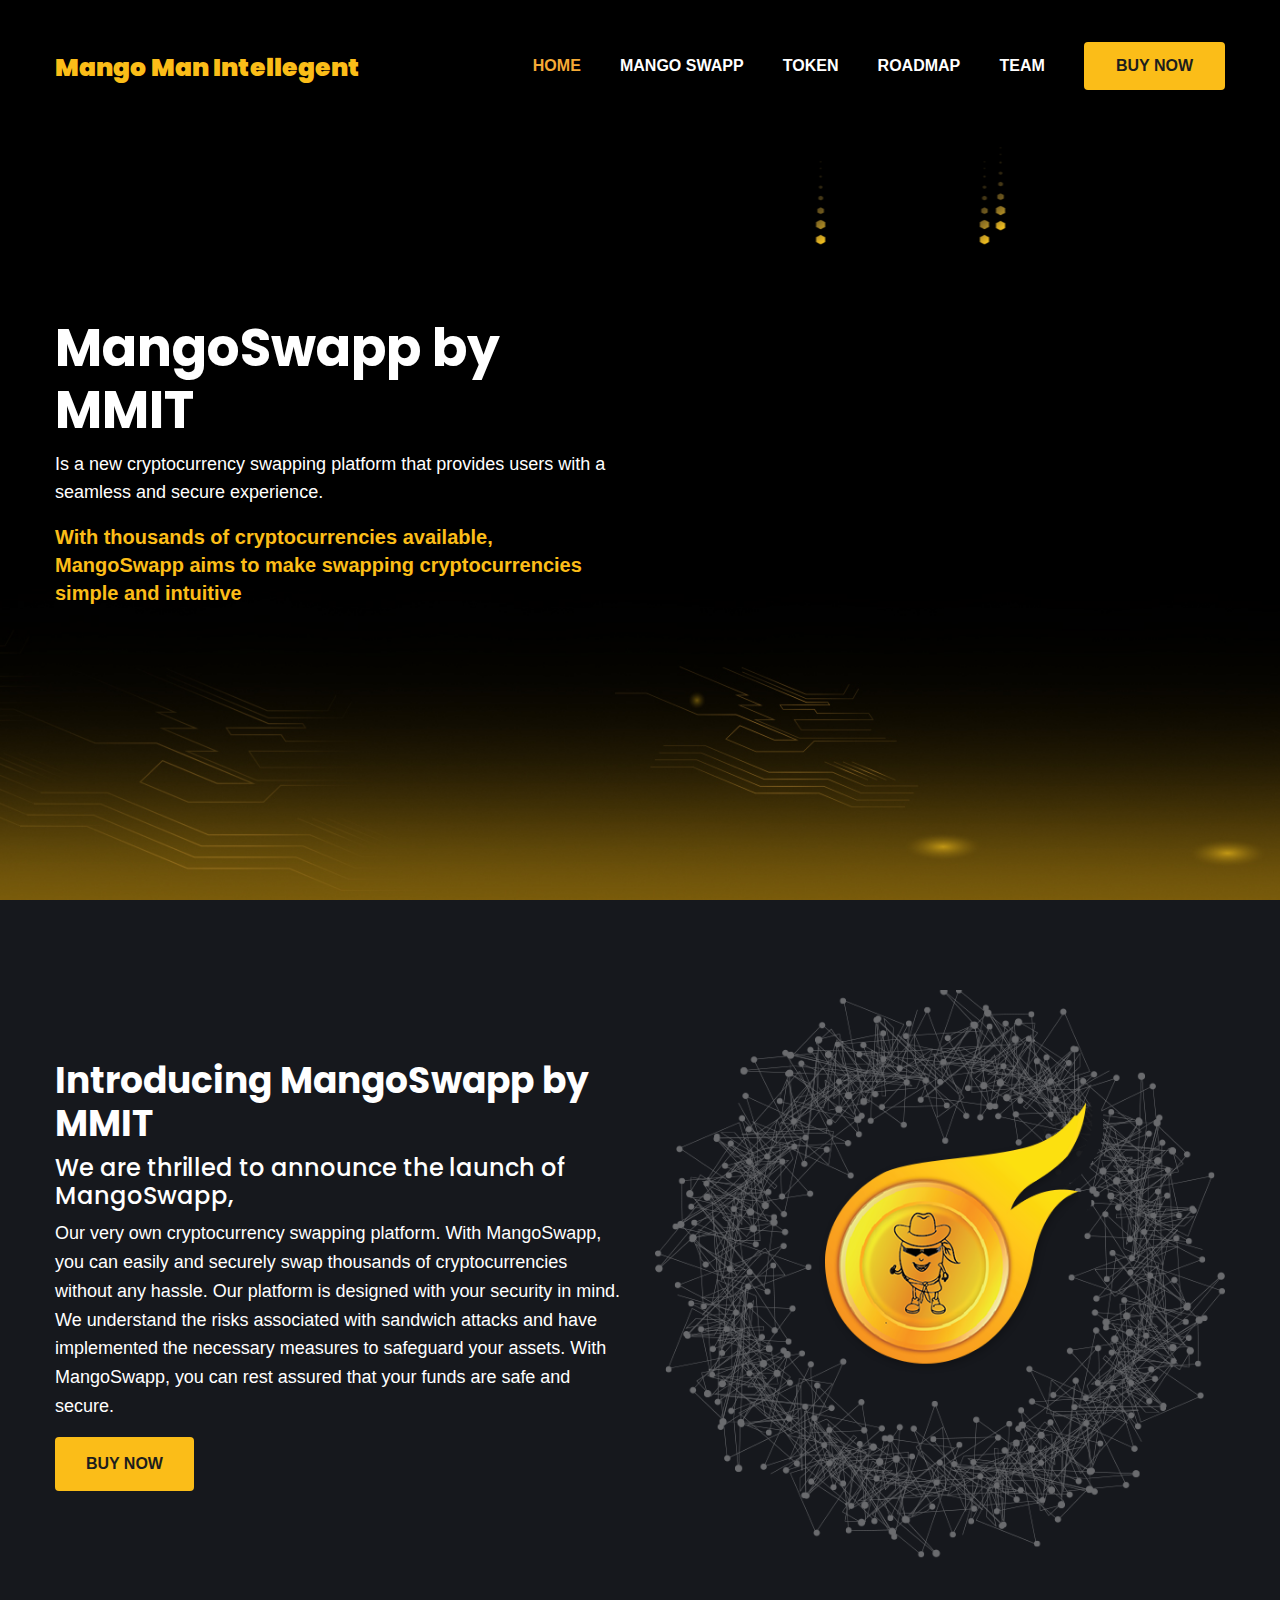
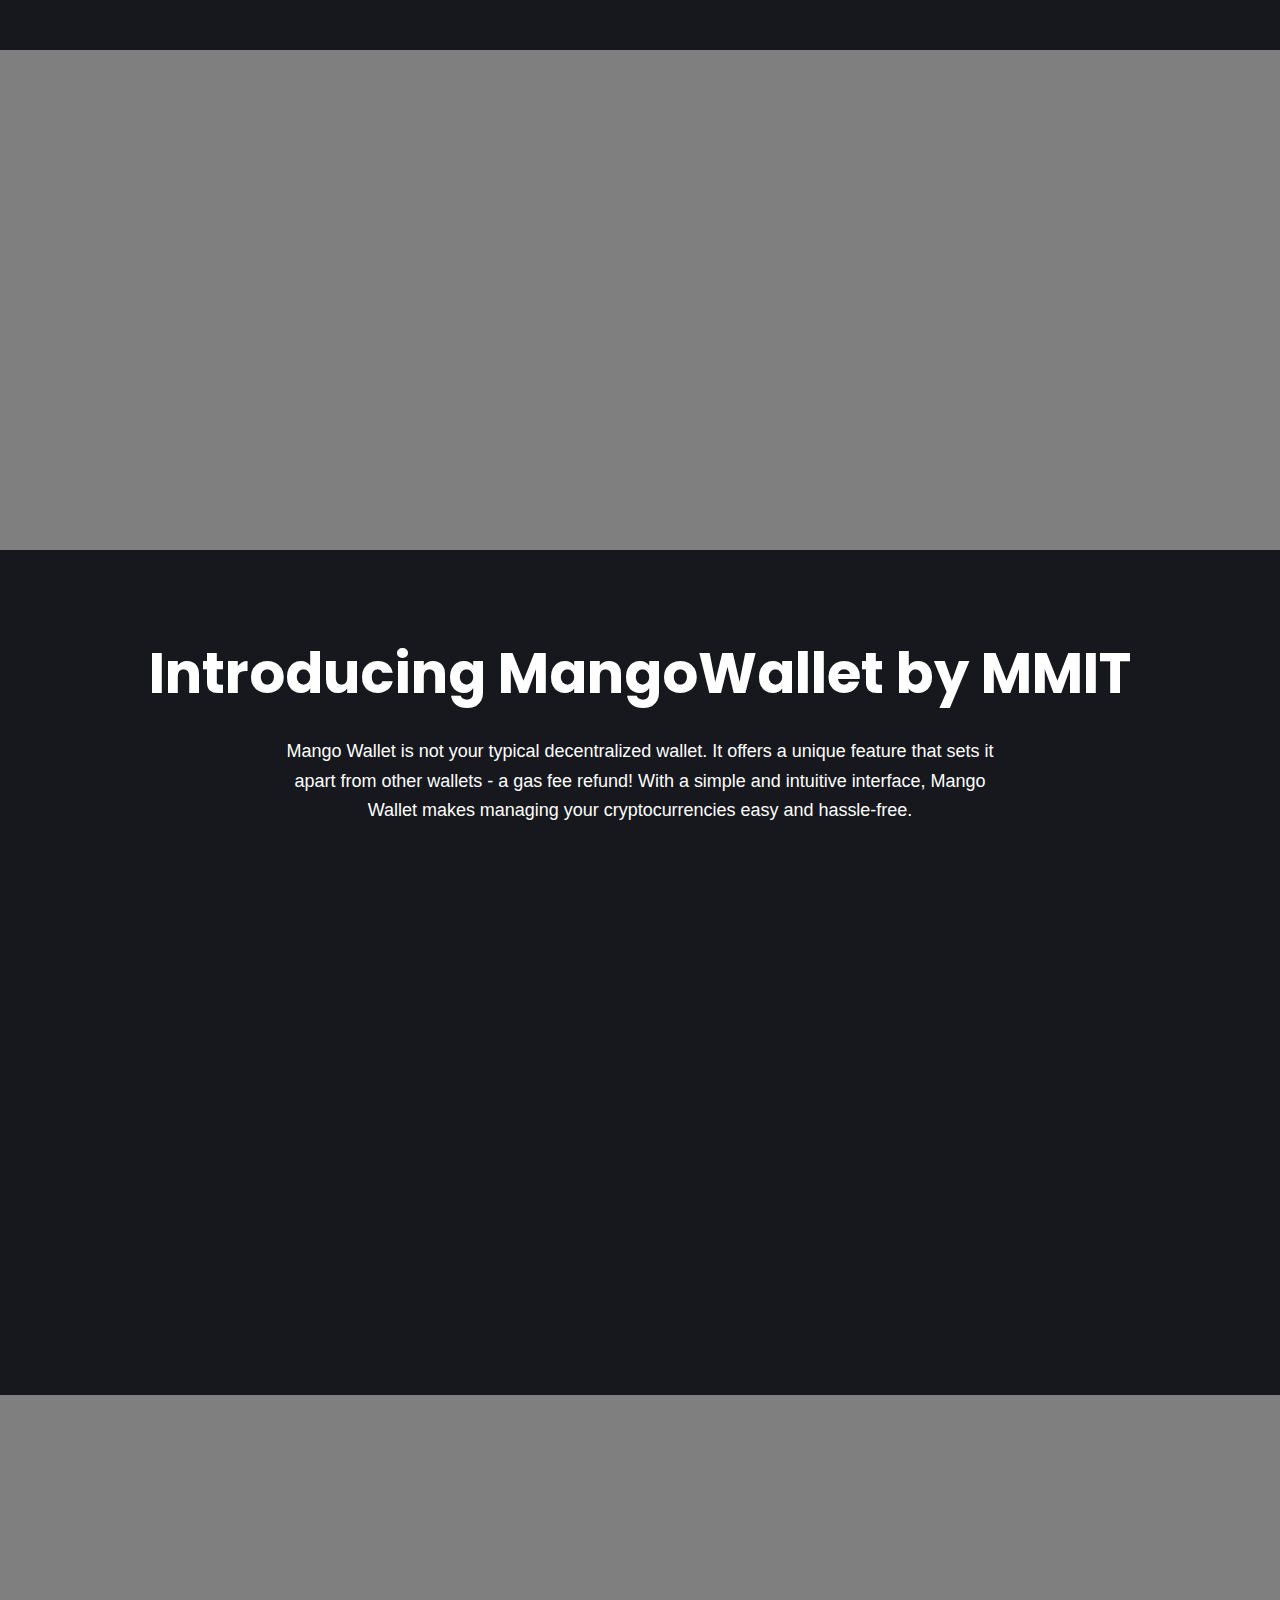
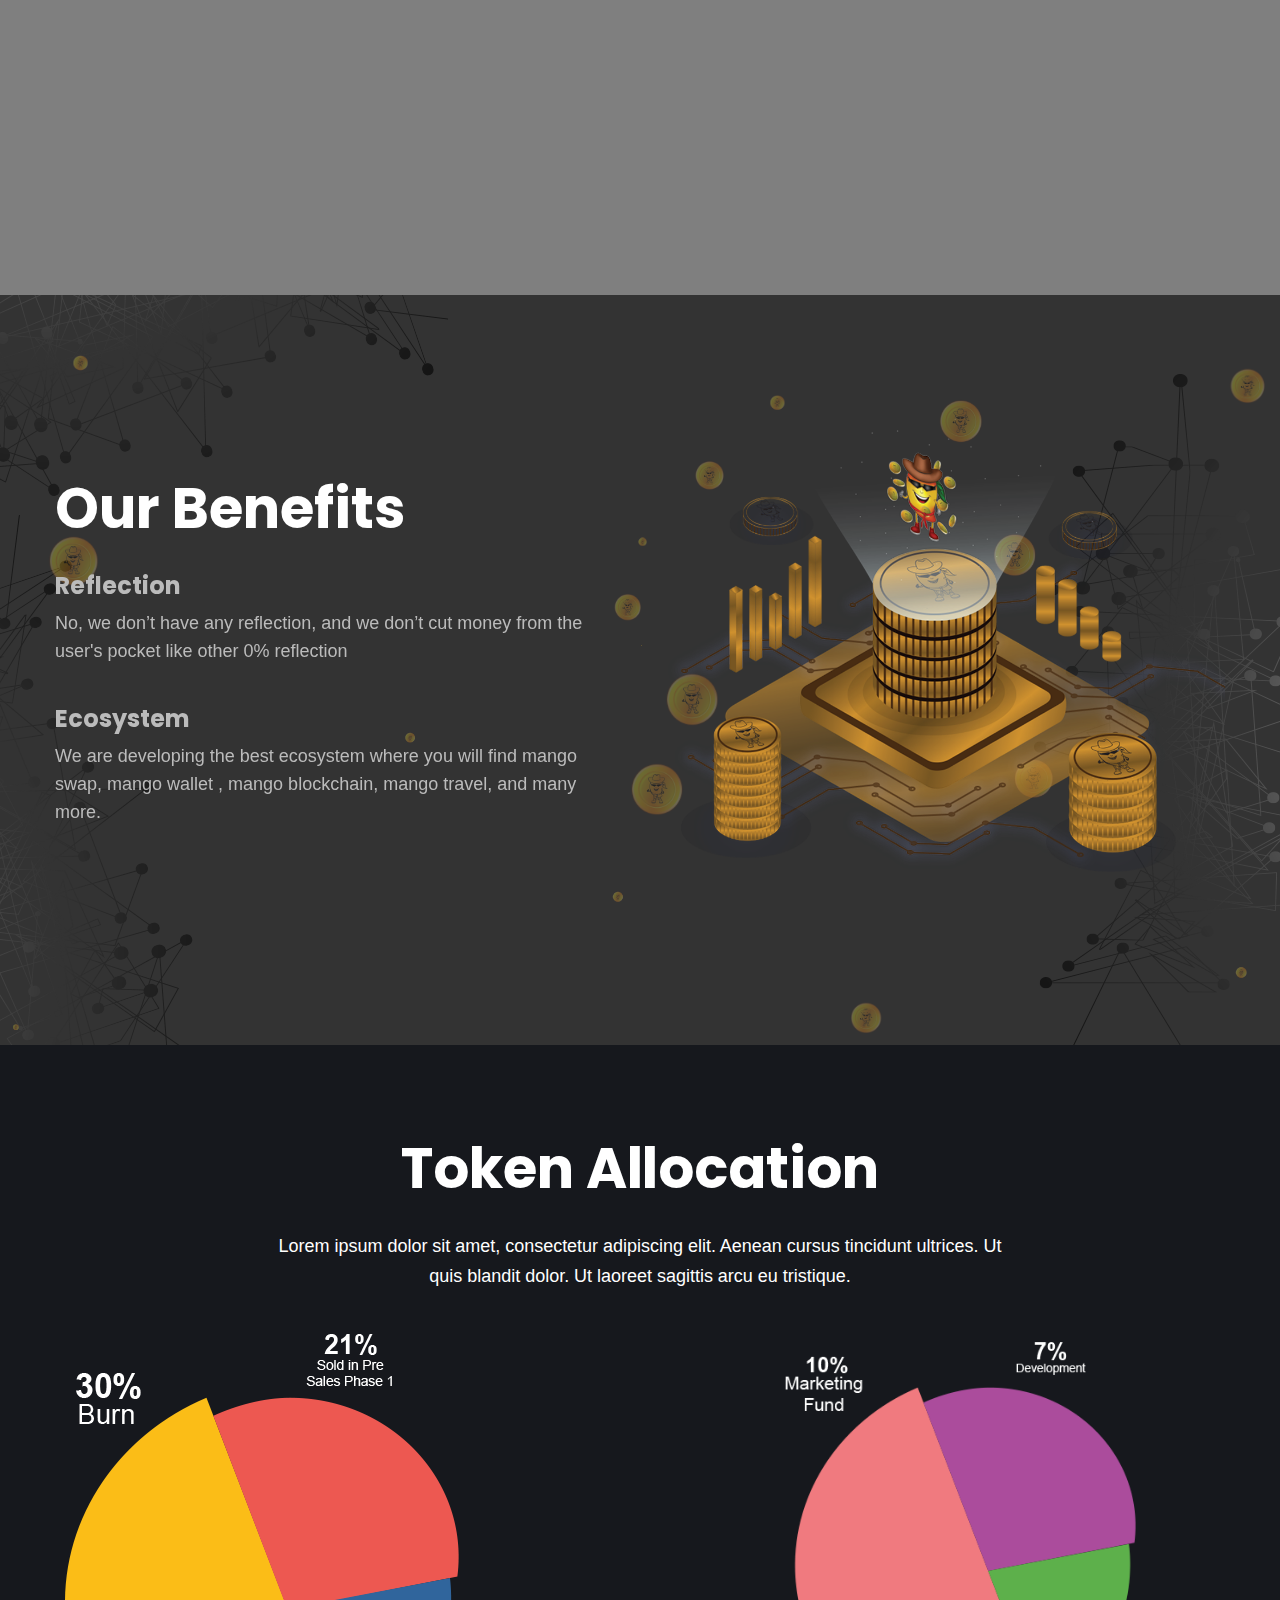
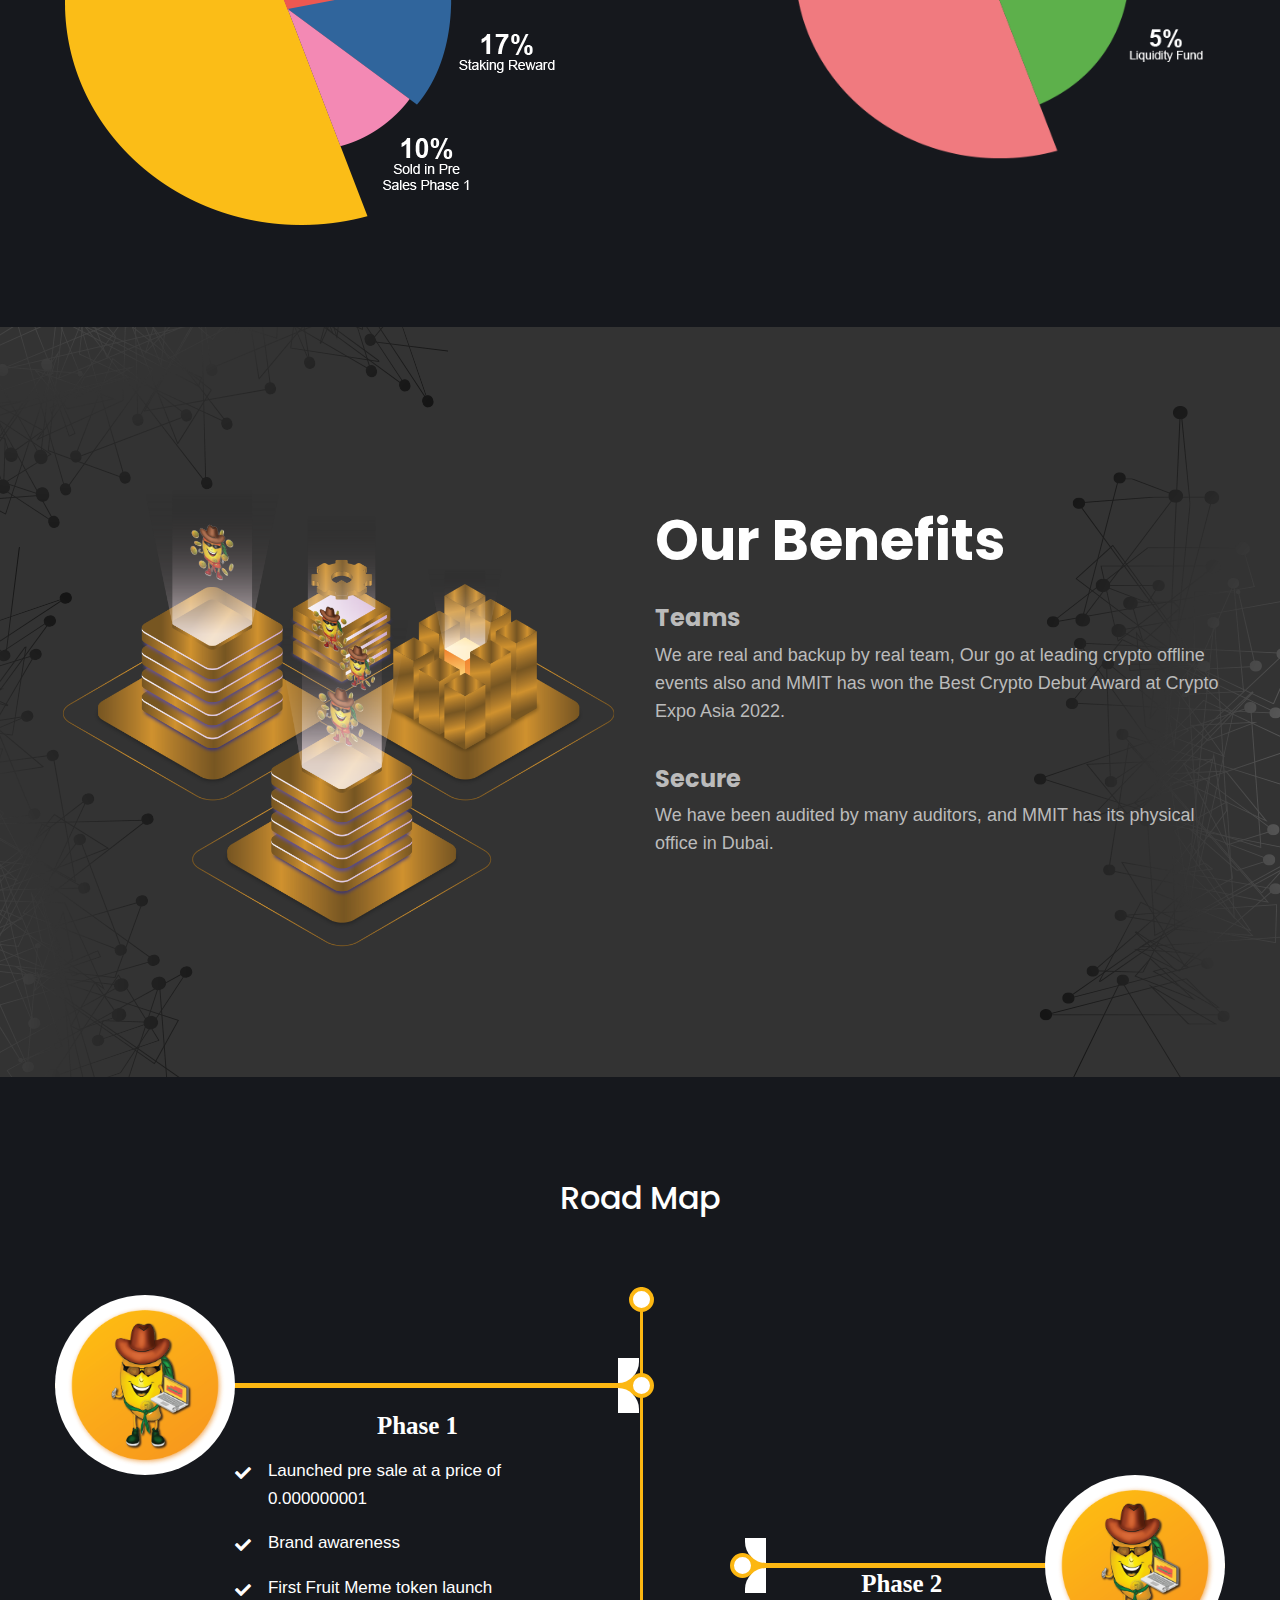
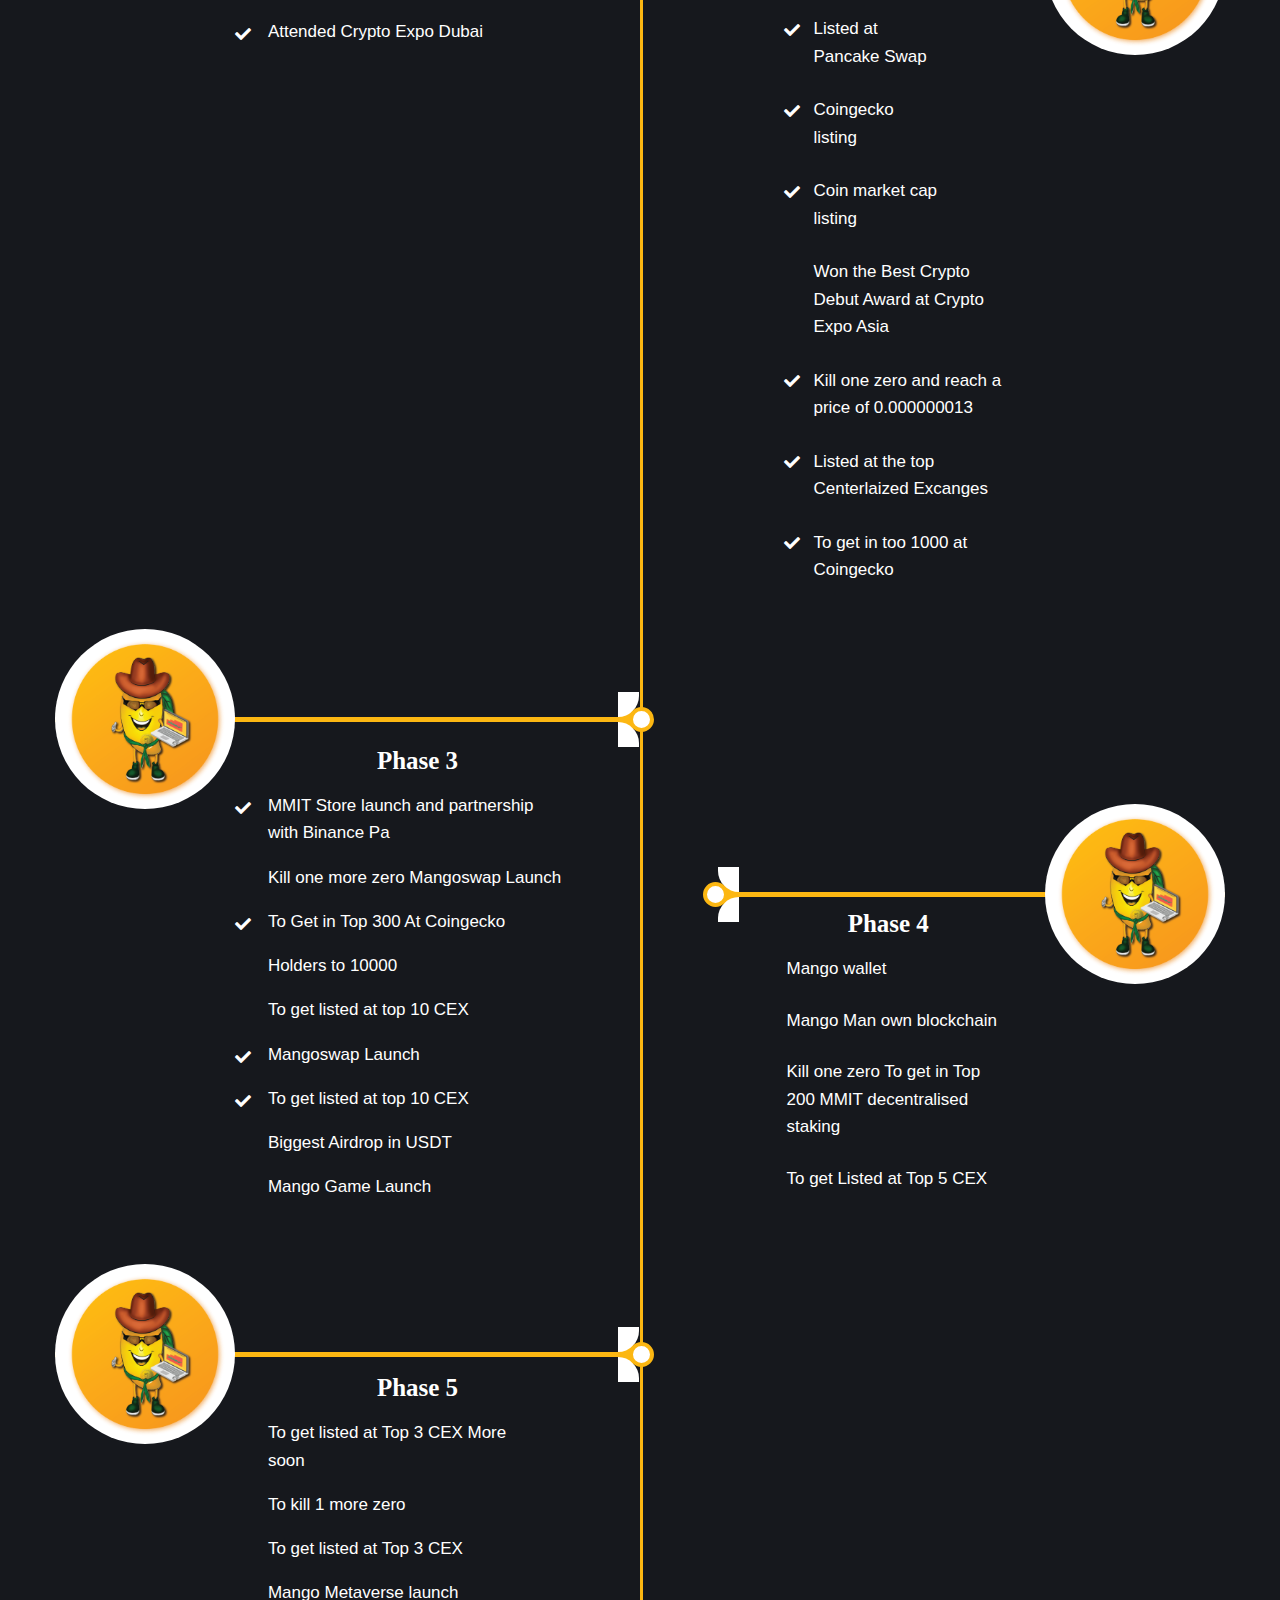
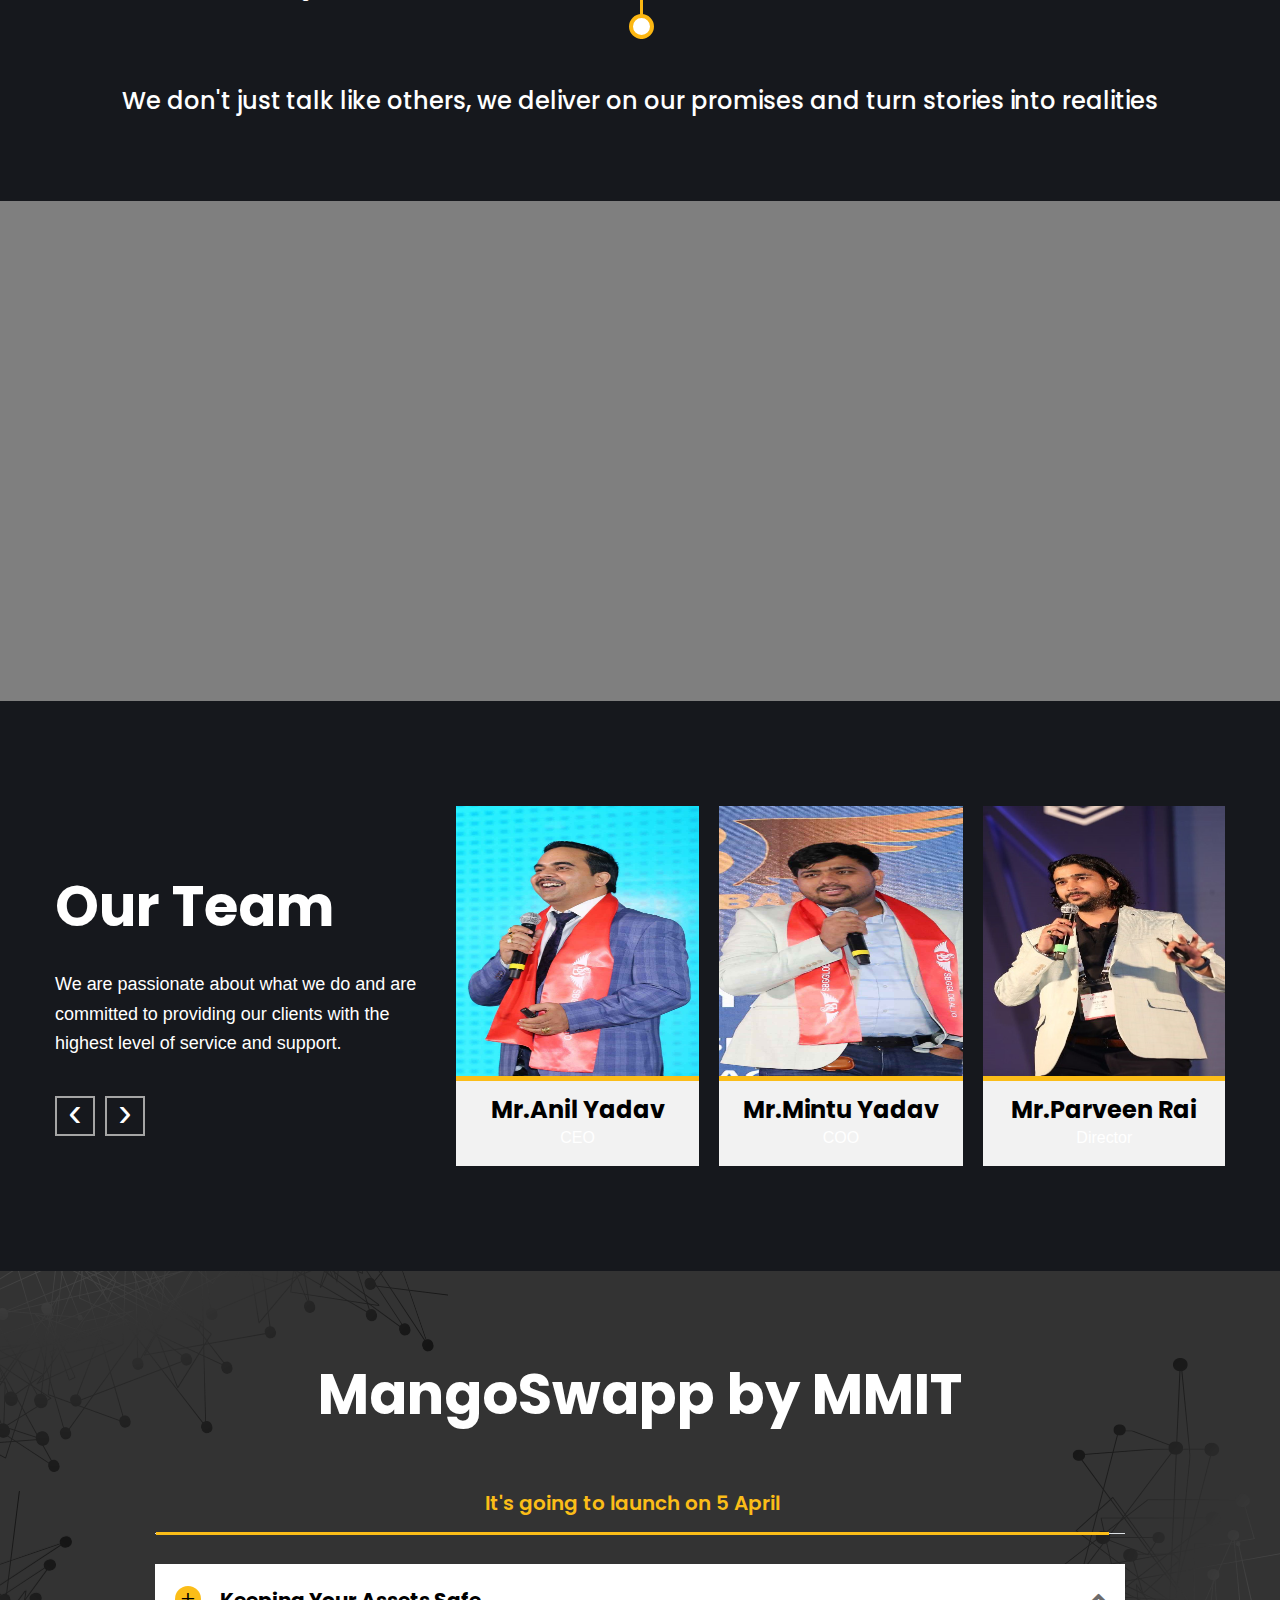
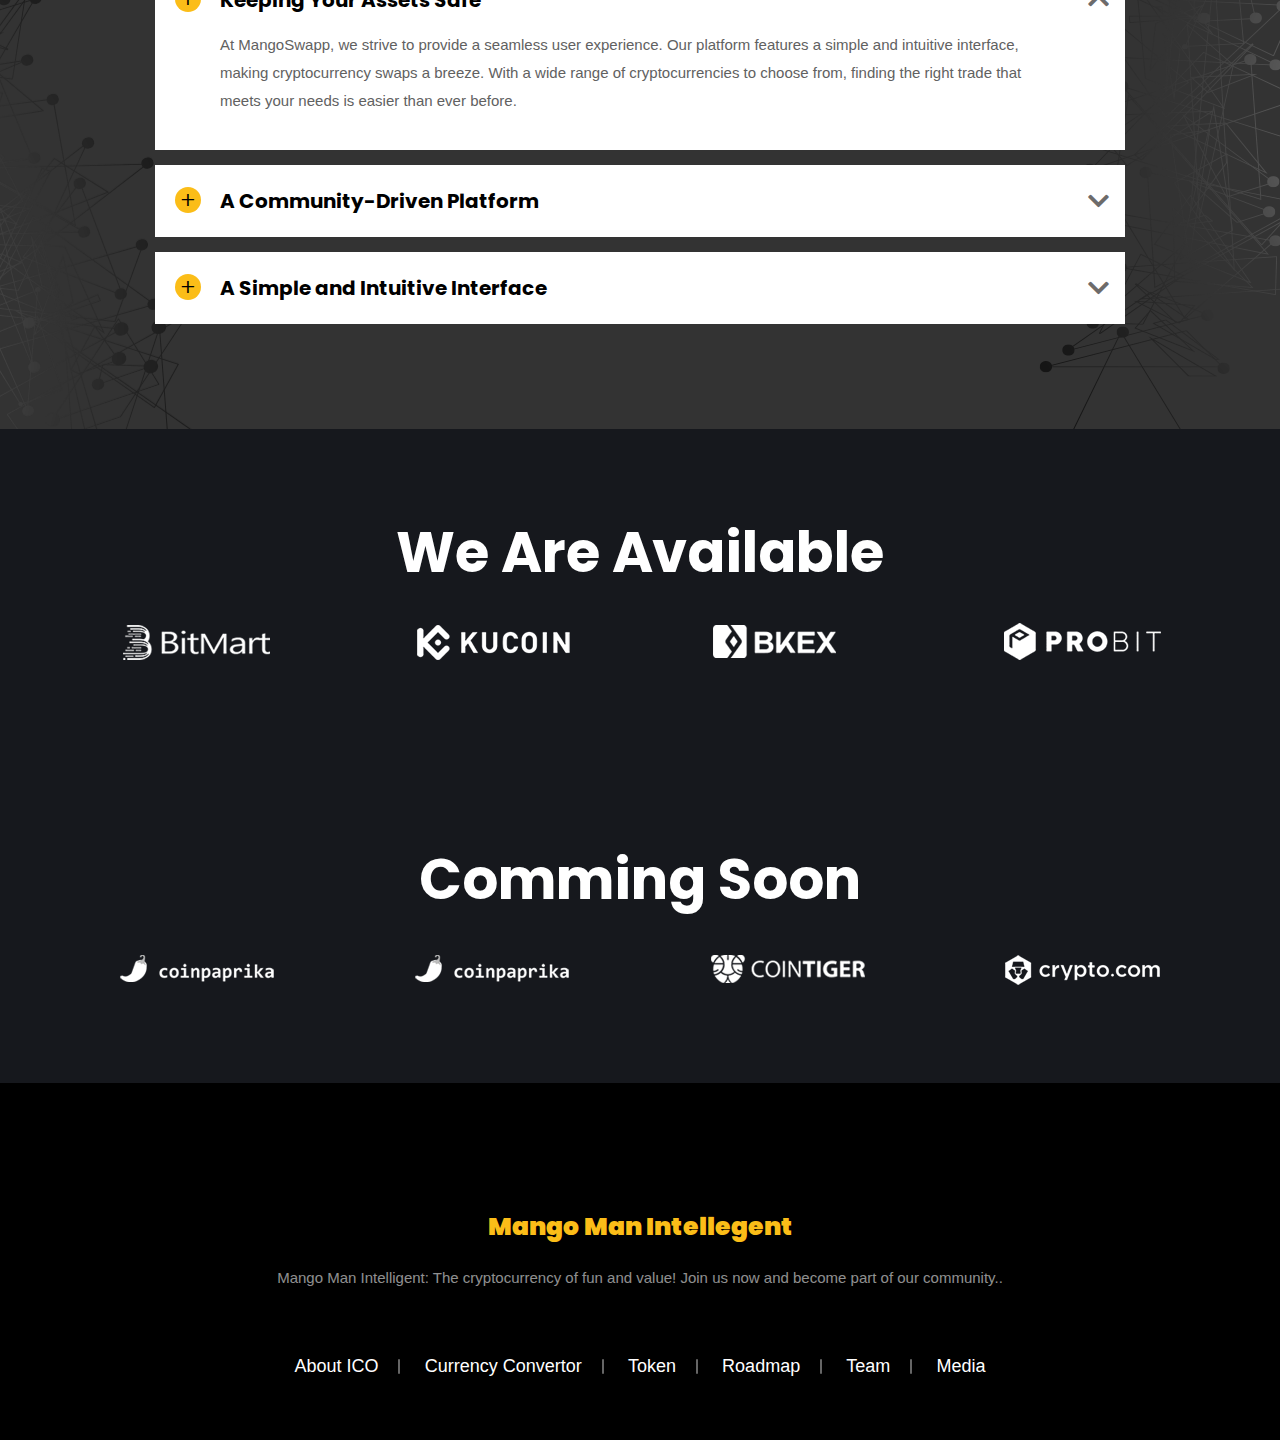
<file: index.html>
<!DOCTYPE html>
<html lang="en" xml:lang="en">

<!-- Mirrored from coinpool.sacredthemes.net/cp-platinum.html by HTTrack Website Copier/3.x [XR&CO'2014], Tue, 04 Apr 2023 07:27:49 GMT -->

<head>
    <meta charset="UTF-8">
    <!-- Responsive Meta -->
    <meta name="viewport" content="width=device-width, initial-scale=1.0">
    <meta http-equiv="X-UA-Compatible" content="ie=edge">
    <!-- favicon & bookmark -->
    <link rel="apple-touch-icon-precomposed" sizes="144x144" href="images/bookmark.png" type="image/x-icon" />
    <link rel="shortcut icon" href="mangoman.png" type="image/x-icon" />
    <!-- Font Family -->
    <link href="https://fonts.googleapis.com/css?family=PT+Sans:400,700" rel="stylesheet">
    <link href="https://fonts.googleapis.com/css?family=Open+Sans:300,300i,400,400i,600,600i,700,700i,800,800i"
        rel="stylesheet">
    <link href="https://fonts.googleapis.com/css?family=Poppins:300,400,500,600,700,800" rel="stylesheet">
    <!-- Website Title -->
    <title>MMIT</title>
    <!-- Stylesheets Start -->
    <link rel="stylesheet" href="css/fontawesome.min.css" type="text/css" />
    <link rel="stylesheet" href="css/bootstrap.css" type="text/css" />
    <link rel="stylesheet" href="css/animate.css" type="text/css" />
    <link rel="stylesheet" href="css/owl.carousel.min.css" type="text/css" />
    <link rel="stylesheet" href="css/fancybox/jquery.fancybox.min.css" type="text/css" />
    <link rel="stylesheet" href="css/slick.css" type="text/css" />
    <link rel="stylesheet" href="style.css" type="text/css" />
    <link rel="stylesheet" href="css/responsive.css" type="text/css" />
    <!-- Stylesheets End -->
    <!--[if lt IE 9]><script src="https://cdnjs.cloudflare.com/ajax/libs/html5shiv/3.7.3/html5shiv.js"></script><![endif]-->
    <!--[if lt IE 9]><script src="js/respond.js"></script><![endif]-->

</head>

<body>
    <!--Main Wrapper Start-->
    <div class="wrapper" id="top">
        <!--Header Start -->
        <header>
            <div class="container">
                <div class="row">
                    <div class="col-sm-6 col-md-4 logo">
                        <a href="cp-platinum.html" title="Cp Platinum">
                            <!-- <img class="light" src="mangoman.png" style="width:20%;height: auto;" alt="Cp Platinum"> -->
                            <h3 class="light" style="font-size: 25px;margin-top: 5%;"><b>Mango Man Intellegent</b></h3>
                            <!-- <h2  class="dark"><b>Mango Man Intelegent</b></h2> -->

                            <!-- <img class="dark" src="images/dark-logo.png" alt="Cp Platinum"> -->
                            <!-- <img class="dark" src="mangoman.png" style="width: 100%;" alt="Cp Platinum"> -->
                        </a>
                    </div>
                    <div class="col-sm-6 col-md-8 main-menu">
                        <div class="menu-icon">
                            <span class="top"></span>
                            <span class="middle"></span>
                            <span class="bottom"></span>
                        </div>
                        <nav class="onepage">
                            <ul>
                                <li class="active"><a href="#top">Home</a></li>
                                <li><a href="#about">Mango Swapp</a></li>
                                <li><a href="#token">token</a></li>
                                <li><a href="#roadmap">roadmap</a></li>
                                <li><a href="#team">team</a></li>
                                <li class="nav-btn"><a href="https://pancakeswap.finance/swap?outputCurrency=0x9A2478C4036548864d96a97Fbf93f6a3341fedac">Buy Now</a></li>
                            </ul>
                        </nav>
                    </div>
                </div>
            </div>
        </header>
        <!--Header End-->

        <!-- Content Section Start -->
        <div class="midd-container">
            <!-- Hero Section Start -->
            <div class="hero-main platinum-layout white-sec" style="background-image:url(images/banner-5.jpg);">
                <div class="container">
                    <div class="row row-reverse align-items-center">
                        <div class="col-sm-12 col-md-6" data-wow-delay="0.5s">
                            <div class="platinum-animation">
                                <div class="platinum-move-1"></div>
                                <div class="platinum-move-2"></div>
                                <div class="platinum-move-3"></div>
                                <div class="platinum-move-4"></div>
                                <div class="platinum-move-5"></div>
                                <div class="top-part">
                                    <div class="coin-icon"></div>
                                </div>
                                <div class="millde-part">

                                </div>
                                <div class="base">
                                    <div class="lines">
                                        <span class="l-1"></span>
                                        <span class="l-2"></span>
                                        <span class="l-3"></span>
                                        <span class="l-4"></span>
                                        <span class="l-5"></span>
                                    </div>
                                </div>
                            </div>
                        </div>
                        <div class="col-sm-12 col-md-6 mobile-center">
                            <h1>
                                MangoSwapp by <span>MMIT</span></h1>
                            <p class="lead">Is a new cryptocurrency swapping platform that provides users with a
                                seamless and secure experience.</p>
                            <div class="hero-btns">
                                <p style="font-size: 20px;color: #FBBD18;">
                                    <b>With thousands of cryptocurrencies available, MangoSwapp aims
                                        to make swapping cryptocurrencies simple and intuitive</b>
                                </p>
                                <!-- <a href="#" class="btn">SIGN UP TO JOIN</a>
                                <a href="#token" class="btn btn3">Tokens Distribution</a> -->
                            </div>
                        </div>
                    </div>
                </div>
            </div>
            <!-- Hero Section End -->
            <!-- Exchange Section Start -->
            <!-- <div class="exchange-list-section light-gray-bg p-tb">
                <div class="container">
                    <div class="row">
                        <div class="col-lg-4">
                            <div class="heading">
                                <h2>Exchange listing to be announced</h2>
                            </div>
                        </div>
                        <div class="col-lg-8">
                            <div class="exchange-list">
                                <div class="item">
                                    <div class="exchange-rate">4.3/5</div>
                                    <div class="ex-company-icon"><img src="images/ico-bench-icon.png" alt="ico-bench" /></div>
                                </div>
                                <div class="item">
                                    <div class="exchange-rate">4.6/5</div>
                                    <div class="ex-company-icon"><img src="images/ico-track-icon.png" alt="ico-track" /></div>
                                </div>
                                <div class="item">
                                    <div class="exchange-rate">3.9/5</div>
                                    <div class="ex-company-icon"><img src="images/ico-bazar-icon.png" alt="ico-bazar" /></div>
                                </div>
                                <div class="item">
                                    <div class="exchange-rate">3.8/5</div>
                                    <div class="ex-company-icon"><img src="images/ico-ranker-icon.png" alt="ico-ranker" /></div>
                                </div>
                            </div>
                        </div>
                    </div>
                </div>
            </div> -->
            <!-- Exchange Section End -->
            <div class="about-section p-tb bg_img " id="about">
                <div class="container">
                    <div class="row row-reverse align-items-center">
                        <div class="col-lg-6 col-md-12">
                            <div class="platinum-img-box">
                                <img src="about-img-1.png" alt="About ICO">
                            </div>
                        </div>
                        <div class="col-lg-6 col-md-12">
                            <h3 class="section-heading" style="color: white;">Introducing MangoSwapp by MMIT</h3>
                            <h4>We are thrilled to announce the launch of MangoSwapp,</h4>
                            <p class="lead"> Our very own cryptocurrency swapping platform. With MangoSwapp, you can
                                easily and securely swap thousands of cryptocurrencies without any hassle. Our platform
                                is designed with your security in mind. We understand the risks associated with sandwich
                                attacks and have implemented the necessary measures to safeguard your assets. With
                                MangoSwapp, you can rest assured that your funds are safe and secure.</p>
                            <div class="button-wrapper">
                                <a class="btn" href="https://pancakeswap.finance/swap?outputCurrency=0x9A2478C4036548864d96a97Fbf93f6a3341fedac">Buy Now</a>
                            </div>
                        </div>

                    </div>
                </div>
            </div>
            <!--About end -->
            <!--Video Section Start -->
            <div class="video-section">
                <img src="blog-img3.jpg" alt="" />
                <div class="container">
                    <div class="play-button">
                        <!-- <a class="fancybox-media play-btn" href="https://youtu.be/Zjr7fKhqriU?autoplay=1"></a> -->
                    </div>
                </div>
            </div>
            <!--Video Section End -->
            <!-- Benefits Start -->
            <div class="benefit-section platinum-layout bg_img p-t">
                <div class="container">
                    <div class="text-center">
                        <h2 class="section-heading" style="color: white;">Introducing MangoWallet by MMIT</h2>
                    </div>
                    <div class="sub-txt mw-850 text-center">
                        <p>Mango Wallet is not your typical decentralized wallet. It offers a unique feature that sets
                            it apart from other wallets - a gas fee refund! With a simple and intuitive interface, Mango
                            Wallet makes managing your cryptocurrencies easy and hassle-free.</p>
                    </div>
                    <div class="banafits-list-items">
                        <div class="banafits-item">
                            <div class="benefit-box text-center">
                                <div class="benefit-icon">
                                    <img src="images/benefit-icon-1.png" alt="Safe and Secure">
                                </div>
                                <div class="text">
                                    <h6 style="color: white;"><b>
                                            Your Voice Matters</b></h6>
                                    <p>At Mango Wallet, we believe that our users have a say in the direction that our
                                        platform takes.</p>
                                </div>
                            </div>
                        </div>
                        <div class="banafits-item">
                            <div class="benefit-box text-center">
                                <div class="benefit-icon">
                                    <img src="images/benefit-icon-2.png" alt="Instant Exchange">
                                </div>
                                <div class="text">
                                    <h6 style="color: white;"><b>Ensuring a Smooth Transaction Experience</b></h6>
                                    <p>Mango Wallet offers a gas fee refund feature that ensures a smooth transaction
                                        experience. </p>
                                </div>
                            </div>
                        </div>
                        <div class="banafits-item">
                            <div class="benefit-box text-center">
                                <div class="benefit-icon">
                                    <img src="images/benefit-icon-5.png" alt="Strong Network">
                                </div>
                                <div class="text">
                                    <h6 style="color: white;"><b>Easy Management</b></h6>
                                    <p>
                                        Mango Wallet is designed with the user in mind. Our platform offers easy
                                        management of your assets.</p>
                                </div>
                            </div>
                        </div>
                        <div class="banafits-item">
                            <div class="benefit-box text-center">
                                <div class="benefit-icon">
                                    <img src="images/benefit-icon-4.png" alt="Mobile Apps">
                                </div>
                                <div class="text">
                                    <h6 style="color: white;"><b>Ethereum Transaction</b></h6>
                                    <p>If you’re Ethereum transaction fails, you won't have to pay the gas fees. Mango
                                        Wallet ensures that your funds are always safe,</p>
                                </div>
                            </div>
                        </div>

                        <div class="banafits-item">
                            <div class="benefit-box text-center">
                                <div class="benefit-icon">
                                    <img src="images/benefit-icon-6.png" alt="Margin Trading">
                                </div>
                                <div class="text">
                                    <h6 style="color: white;"><b>Your Assets</b></h6>
                                    <p>swap your cryptocurrencies all in one place. With Mango Wallet, you can manage
                                        your assets hassle-free.</p>
                                </div>
                            </div>
                        </div>
                    </div>
                    <div class="banafits-circle">
                        <div class="icon">
                            <img src="walletfour.png" alt="">
                        </div>
                    </div>
                </div>
            </div>

            <div class="video-section">
                <img src="blog-img3.jpg" alt="" />
                <div class="container">
                    <div class="play-button">
                        <!-- <a class="fancybox-media play-btn" href="https://youtu.be/Zjr7fKhqriU?autoplay=1"></a> -->
                    </div>
                </div>
            </div>
            <!-- Benefits End -->
            <!-- Currency Convertor Start -->
            <div class="featured-product-sec p-tb white-sec dark-gray-bg-tone-2" id="featured-product">
                <div id="gold-tech-bg"></div>
                <div class="container">
                    <div class="row align-items-center">

                        <div class="col-lg-6 mobile-center ipad-center">
                            <h2 class="section-heading">Our Benefits</h2>
                            <div class="sub-txt">
                                <h4><b>Reflection</b>
                                </h4>
                                <p>No, we don’t have any reflection, and we don’t cut money from the user's pocket like
                                    other 0% reflection</p>
                            </div>

                            <div class="sub-txt">
                                <h4><b>Ecosystem</b>
                                </h4>
                                <p>We are developing the best ecosystem where you will find mango swap, mango wallet ,
                                    mango blockchain, mango travel, and many more.
                                </p>
                                </p>
                            </div>


                            <!-- <div class="button-wrapper">
                                <a class="btn" href="#">Read More</a>
                            </div> -->

                        </div>
                        <div class="col-lg-6 ipad-center">
                            <img src="building 1.png"  alt="Featured Product">
                        </div>

                    </div>
                </div>
            </div>
            <!-- Currency Convertor End -->
            <!-- Token Sale start -->
            <div class="token-sale p-tb bg_img" id="token">
                <div class="container">
                    <div class="text-center">
                        <h2 class="section-heading" style="color: white;">Token Allocation</h2>
                    </div>
                    <div class="sub-txt mw-650 text-center">
                        <p>Lorem ipsum dolor sit amet, consectetur adipiscing elit. Aenean cursus tincidunt ultrices. Ut
                            quis blandit dolor. Ut laoreet sagittis arcu eu tristique.</p>
                    </div>
                    <div class="row">
                        <div class="col-lg-7">
                            <div class="chart-img mobile-center ipad-center">
                                <img src="pie-chart-img 1.png" alt="">
                            </div>
                        </div>
                        <div class="col-lg-5">
                            <div class="chart-img mobile-center ipad-center">
                                <img src="pie-chart-img 1 (2).png" alt="">
                            </div>
                        </div>
                        <!-- <div class="col-lg-5">
                            <div class="token-allocation-box style-4">
                                <div class="token-sale-left">
                                    <h3>ICO will start in</span></h3>
                                    <div id="clock" data-date="2020/12/31"></div>
                                </div>
                                <div class="rang-slider-main">
                                    <div class="rang-slider-toltip">
                                        <span>Soft Cap <strong>$25,624</strong></span>
                                        <span>Hard Cap <strong>$100,000</strong></span>
                                    </div>
                                    <div class="rang-slider">
                                        <div class="rang-line">
                                            <span></span>
                                        </div>
                                    </div>
                                    <div class="rang-slider-total">
                                       <span>Total raised <strong>$91,000</strong></span>
                                       <div class="rangTotal">91<small>%</small></div>
                                    </div>
                                </div>
                                <div class="hero-right-btn"><a class="btn btn4" href="#">Register & Buy Tokens Now</a></div>
                            </div>
                        </div> -->
                    </div>
                </div>
            </div>
            <!-- Token Sale end -->
            <div class="featured-product-sec p-tb white-sec dark-gray-bg-tone-2" id="featured-product">
                <div id="gold-tech-bg"></div>
                <div class="container">
                    <div class="row align-items-center">
                        <div class="col-lg-6 ipad-center">
                            <img src="building 2.png" alt="Featured Product">
                        </div>
                        <div class="col-lg-6 mobile-center ipad-center">
                            <h2 class="section-heading">Our Benefits</h2>
                            <div class="sub-txt">
                                <h4><b>Teams</b>
                                </h4>
                                <p> We are real and backup by real team, Our go at leading crypto offline events also
                                    and MMIT has won the Best Crypto Debut Award at Crypto Expo Asia 2022.
                                </p>
                                </p>
                            </div>

                            <div class="sub-txt">
                                <h4><b>Secure</b>
                                </h4>
                                <p>We have been audited by many auditors, and MMIT has its physical office in Dubai.
                                </p>
                                </p>
                            </div>
                            <!-- <div class="button-wrapper">
                                <a class="btn" href="#">Read More</a>
                            </div> -->
                        </div>

                    </div>
                </div>
            </div>
            <!-- The Roadmap  start-->
            <!-- <div class="roadmap-sec p-tb diamond-layout" id="roadmap">
                <div class="container">
                    <div class="text-center"><h2 class="section-heading">Road Map</h2></div>
                    <div class="sub-txt text-center">
                        <p>Lorem ipsum dolor sit amet, consectetur adipiscing elit. Aenean cursus tincidunt ultrices. Ut quis blandit dolor. Ut laoreet sagittis arcu eu tristique.</p>
                    </div>
                    <div class="roadmap-live-slider">
                        <div class="roadmap-item">
                            <div>
                                <span class="roadmap-date">March 2020</span>
                                <h4>Crypto ICO Platform Idea</h4>
                                <span class="live-mark">Live Now</span>
                            </div>
                        </div>
                        <div class="roadmap-item">
                            <div>
                                <span class="roadmap-date">May 2020</span>
                                <h4>Technical Devlopment</h4>
                                <span class="live-mark">Live Now</span>
                            </div>
                        </div>
                        <div class="roadmap-item">
                            <div>
                                <span class="roadmap-date">July 2020</span>
                                <h4>ICO Realease</h4>
                                <span class="live-mark">Live Now</span>
                            </div>
                        </div>
                        <div class="roadmap-item">
                            <div>
                                <span class="roadmap-date">August 2020</span>
                                <h4>Beta Version of Crypto ICO</h4>
                                <span class="live-mark">Live Now</span>
                            </div>
                        </div>
                        <div class="roadmap-item">
                            <div>
                                <span class="roadmap-date">October 2020</span>
                                <h4>Development Kit for Integrations</h4>
                                <span class="live-mark">Live Now</span>
                            </div>
                        </div>
                        <div class="roadmap-item">
                            <div>
                                <span class="roadmap-date">November 2020</span>
                                <h4>World Coin Index</h4>
                                <span class="live-mark">Live Now</span>
                            </div>
                        </div>
                        <div class="roadmap-item">
                            <div>
                                <span class="roadmap-date">December 2020</span>
                                <h4>Online & Trading ICO</h4>
                                <span class="live-mark">Live Now</span>
                            </div>
                        </div>
                    </div>
                </div>
            </div> -->

            <section style=" padding-bottom: 5%;" id="roadmap" class="bg_img">
                <h2 style="text-align: center;padding-bottom: 1%;padding-top: 8%;">
                    Road Map
                </h2>   
                <div class="container py-5">
                    <div class="row">
                        <div class="col-md-12">
                            <div class="main-timeline">
                                <div class="timeline">
                                    <div class="timeline-content">
                                        <div class="circle"><span class="homebox">
                                                <img data-aos="zoom-in" src="roadmapimg.png" class="img">
                                            </span></div>
                                        <div class="content">
                                            <h3 class="title h4"
                                                style="padding-top:32%;color: white;font-family: Times New Roman, Times, serif;">
                                                Phase 1</h3>

                                            <p class="description" style="color: white;">
                                                
                                            <div class="row" id="roadmap_res">
                                                
                                                <div class="col-lg-1 col-md-1 col-sm-1 col-1"
                                                    style="margin-top: 1%;">
                                                    <i class="fa fa-check" aria-hidden="true"></i>
                                                </div>
                                                <div class="col-lg-10 col-10" style="text-align: start;">
                                                    <p style="font-size: 17px;">
                                                        Launched pre sale at a price of 0.000000001
                                                    </p>
                                                </div>
                                            </div>

                                            &nbsp;&nbsp;&nbsp;&nbsp;&nbsp;&nbsp;&nbsp;&nbsp;&nbsp;&nbsp;&nbsp;&nbsp;&nbsp;&nbsp;&nbsp;&nbsp;&nbsp;&nbsp;&nbsp;&nbsp;&nbsp;&nbsp;&nbsp;&nbsp;&nbsp;&nbsp;&nbsp;&nbsp;&nbsp;&nbsp;&nbsp;&nbsp;&nbsp;&nbsp;&nbsp;&nbsp;&nbsp;&nbsp;&nbsp;&nbsp;&nbsp;&nbsp;&nbsp;&nbsp;&nbsp;&nbsp;&nbsp;&nbsp;&nbsp;&nbsp;&nbsp;&nbsp;&nbsp;&nbsp;

                                            <div class="row" style="margin-top: -7%;" id="roadmap_res">
                                                <div class="col-lg-1 col-md-1 col-sm-1 col-1"
                                                    style="margin-top: 1%;">
                                                    <i class="fa fa-check" aria-hidden="true"></i>
                                                </div>
                                                <div class="col-lg-7 col-10" style="text-align: start;">
                                                    <p style="font-size: 17px;">

                                                        Brand awareness</p>
                                                </div>
                                            </div>
<br>
                                            <div class="row" style="margin-top: -7%;" id="roadmap_res">
                                                <div class="col-lg-1 col-md-1 col-sm-1 col-1"
                                                    style="margin-top: 1%;">
                                                    <i class="fa fa-check" aria-hidden="true"></i>
                                                </div>
                                                <div class="col-lg-10 col-10" style="text-align: start;">
                                                    <p style="font-size: 17px;">First Fruit Meme token launch</p>
                                                </div>
                                            </div>
                                            <br>

                                            <div class="row" style="margin-top: -7%;" id="roadmap_res">
                                                <div class="col-lg-1 col-md-1 col-sm-1 col-1"
                                                    style="margin-top: 1%;">
                                                    <i class="fa fa-check" aria-hidden="true"></i>
                                                </div>
                                                <div class="col-lg-10 col-10" style="text-align: start;">
                                                    <p style="font-size: 17px;">Attended Crypto Expo Dubai</p>
                                                </div>
                                            </div>


                                            </p>
                                            <div class="icon"><span></span></div>
                                        </div>
                                    </div>
                                </div>
                                <div class="timeline">
                                    <div class="timeline-content">
                                        <div class="circle"><span class="homebox"><img data-aos="zoom-in"
                                                    src="roadmapimg.png" class="img" /></span></div>
                                        <div class="content">
                                            <!-- <span class="year">No.2</span> -->
                                            <h3 class="title h4"
                                                style="padding-top:40%;color: white;font-family: Times New Roman, Times, serif;">
                                                Phase 2</h3>
                                            <p class="description" style="color: white;">



                                            <div class="row" id="roadmap_res">
                                                <div class="col-lg-1  col-md-1 col-sm-1 col-1"
                                                    style="margin-top: 1%;">
                                                    <i class="fa fa-check" aria-hidden="true"></i>
                                                </div>
                                                <div class="col-lg-7 col-10" style="text-align: start;">
                                                    <p style="font-size: 17px;"> Listed at Pancake Swap</p>
                                                </div>
                                            </div>
                                            <br>

                                            <div class="row" style="margin-top: -7%;" id="roadmap_res">
                                                <div class="col-lg-1  col-md-1 col-sm-1 col-1"
                                                    style="margin-top: 1%;">
                                                    <i class="fa fa-check" aria-hidden="true"></i>
                                                </div>
                                                <div class="col-lg-7 col-10" style="text-align: start;">
                                                    <p style="font-size: 17px;">Coingecko listing</p>
                                                </div>
                                            </div>
<br>
                                            <div class="row" style="margin-top: -7%;" id="roadmap_res">
                                                <div class="col-lg-1  col-md-1 col-sm-1 col-1"
                                                    style="margin-top: 1%;">
                                                    <i class="fa fa-check" aria-hidden="true"></i>
                                                </div>
                                                <div class="col-lg-7 col-10" style="text-align: start;">
                                                    <p style="font-size: 17px;">Coin market cap listing</p>
                                                </div>
                                            </div>
<br>
                                            <div class="row" style="margin-top: -7%;" id="roadmap_res">
                                                <div class="col-lg-1  col-md-1 col-sm-1 col-1"
                                                    style="margin-top: 1%;">
                                                    <!-- <i class="fa fa-check" aria-hidden="true"></i> -->
                                                </div>
                                                <div class="col-lg-10 col-10" style="text-align: start;">
                                                    <p style="font-size: 17px;">Won the Best Crypto Debut Award at
                                                        Crypto Expo Asia</p>
                                                </div>
                                            </div>
                                            <br>

                                            <div class="row" style="margin-top: -7%;" id="roadmap_res">
                                                <div class="col-lg-1  col-md-1 col-sm-1 col-1"
                                                    style="margin-top: 1%;">
                                                    <i class="fa fa-check" aria-hidden="true"></i>
                                                </div>
                                                <div class="col-lg-10 col-10" style="text-align: start;">
                                                    <p style="font-size: 17px;">Kill one zero and reach a price of
                                                        0.000000013</p>
                                                </div>
                                            </div>
                                            <br>

                                            <div class="row" style="margin-top: -7%;" id="roadmap_res">
                                                <div class="col-lg-1  col-md-1 col-sm-1 col-1"
                                                    style="margin-top: 1%;">
                                                    <i class="fa fa-check" aria-hidden="true"></i>
                                                </div>
                                                <div class="col-lg-10 col-10" style="text-align: start;">
                                                    <p style="font-size: 17px;">Listed at the top Centerlaized Excanges
                                                    </p>
                                                </div>
                                            </div>
                                            <br>

                                            <div class="row" style="margin-top: -7%;" id="roadmap_res">
                                                <div class="col-lg-1  col-md-1 col-sm-1 col-1"
                                                    style="margin-top: 1%;">
                                                    <i class="fa fa-check" aria-hidden="true"></i>
                                                </div>
                                                <div class="col-lg-10 col-10" style="text-align: start;">
                                                    <p style="font-size: 17px;">To get in too 1000 at Coingecko</p>
                                                </div>
                                            </div>


                                            </p>
                                            <div class="icon"><span></span></div>
                                        </div>
                                    </div>
                                </div>
                                <div class="timeline">
                                    <div class="timeline-content">
                                        <div class="circle"><span class="homebox"><img data-aos="zoom-in"
                                                    src="roadmapimg.png" class="img"></span></div>
                                        <div class="content">
                                            <!-- <span class="year">No.3</span> -->
                                            <h3 class="title h4"
                                                style="padding-top:32%;color: white;font-family: Times New Roman, Times, serif;">
                                                Phase 3</h3>
                                            <p class="description" style="color: white;">


                                            <div class="row" id="roadmap_res">
                                                <div class="col-lg-1  col-md-1 col-sm-1 col-1"
                                                    style="margin-top: 1%;">
                                                    <i class="fa fa-check" aria-hidden="true"></i>
                                                </div>
                                                <div class="col-lg-10 col-10" style="text-align: start;">
                                                    <p style="font-size: 17px;">
                                                        MMIT Store launch and partnership with Binance Pa
                                                    </p>
                                                </div>
                                            </div>
                                            <br>

                                            <div class="row" style="margin-top: -7%;" id="roadmap_res">
                                                <div class="col-lg-1  col-md-1 col-sm-1 col-1"
                                                    style="margin-top: 1%;">
                                                    <!-- <i class="fa fa-check" aria-hidden="true"></i> -->
                                                </div>
                                                <div class="col-lg-10 col-10" style="text-align: start;">
                                                    <p style="font-size: 17px;">Kill one more zero
                                                        Mangoswap Launch</p>
                                                </div>
                                            </div>
                                            <br>

                                            <div class="row" style="margin-top: -7%;" id="roadmap_res">
                                                <div class="col-lg-1  col-md-1 col-sm-1 col-1"
                                                    style="margin-top: 1%;">
                                                    <i class="fa fa-check" aria-hidden="true"></i>
                                                </div>
                                                <div class="col-lg-10 col-10 " style="text-align: start;">
                                                    <p style="font-size: 17px;">To Get in Top 300 At Coingecko</p>
                                                </div>
                                            </div>

                                            &nbsp;&nbsp;&nbsp;&nbsp;&nbsp;&nbsp;&nbsp;&nbsp;&nbsp;&nbsp;&nbsp;&nbsp;&nbsp;&nbsp;&nbsp;&nbsp;&nbsp;&nbsp;&nbsp;&nbsp;&nbsp;&nbsp;&nbsp;&nbsp;&nbsp;&nbsp;&nbsp;&nbsp;&nbsp;&nbsp;&nbsp;&nbsp;&nbsp;&nbsp;&nbsp;&nbsp;&nbsp;&nbsp;&nbsp;&nbsp;&nbsp;&nbsp;&nbsp;&nbsp;&nbsp;&nbsp;&nbsp;&nbsp;&nbsp;&nbsp;&nbsp;&nbsp;&nbsp;&nbsp;&nbsp;&nbsp;&nbsp;&nbsp;&nbsp;&nbsp;&nbsp;&nbsp;&nbsp;&nbsp;&nbsp;&nbsp;&nbsp;&nbsp;&nbsp;&nbsp;&nbsp;&nbsp;&nbsp;<br>

                                            <div class="row" style="margin-top: -7%;" id="roadmap_res">
                                                <div class="col-lg-1  col-md-1 col-sm-1 col-1"
                                                    style="margin-top: 1%;">
                                                    <!-- <i class="fa fa-check" aria-hidden="true"></i> -->
                                                </div>
                                                <div class="col-lg-10 col-10" style="text-align: start;">
                                                    <p style="font-size: 17px;">

                                                        Holders to 10000</p>
                                                </div>
                                            </div>
                                            <br>
                                            <div class="row" style="margin-top: -7%;" id="roadmap_res">
                                                <div class="col-lg-1  col-md-1 col-sm-1 col-1"
                                                    style="margin-top: 1%;">
                                                    <!-- <i class="fa fa-check" aria-hidden="true"></i> -->
                                                </div>
                                                <div class="col-lg-10 col-10" style="text-align: start;">
                                                    <p style="font-size: 17px;">
                                                        To get listed at top 10 CEX

                                                    </p>
                                                </div>
                                                <br>
                                            </div>
<br>
                                            <div class="row" style="margin-top: -7%;" id="roadmap_res">
                                                <div class="col-lg-1  col-md-1 col-sm-1 col-1"
                                                    style="margin-top: 1%;">
                                                    <i class="fa fa-check" aria-hidden="true"></i>
                                                </div>
                                                <div class="col-lg-10 col-10" style="text-align: start;">
                                                    <p style="font-size: 17px;"> Mangoswap Launch</p>
                                                </div>
                                            </div>
                                            <br>

                                            <div class="row" style="margin-top: -7%;" id="roadmap_res">
                                                <div class="col-lg-1  col-md-1 col-sm-1 col-1"
                                                    style="margin-top: 1%;">
                                                    <i class="fa fa-check" aria-hidden="true"></i>
                                                </div>
                                                <div class="col-lg-10 col-10" style="text-align: start;">
                                                    <p style="font-size: 17px;"> To get listed at top 10 CEX</p>
                                                </div>
                                            </div>
<br>
                                            <div class="row" style="margin-top: -7%;" id="roadmap_res">
                                                <div class="col-lg-1  col-md-1 col-sm-1 col-1"
                                                    style="margin-top: 1%;">
                                                    <!-- <i class="fa fa-check" aria-hidden="true"></i> -->
                                                </div>
                                                <div class="col-lg-10 col-10" style="text-align: start;">
                                                    <p style="font-size: 17px;"> Biggest Airdrop in USDT</p>
                                                </div>
                                            </div>
                                            <br>
                                            <div class="row" style="margin-top: -7%;" id="roadmap_res">
                                                <div class="col-lg-1  col-md-1 col-sm-1 col-1"
                                                    style="margin-top: 1%;">
                                                    <!-- <i class="fa fa-check" aria-hidden="true"></i> -->
                                                </div>
                                                <div class="col-lg-10 col-10" style="text-align: start;">
                                                    <p style="font-size: 17px;"> Mango Game Launch</p>
                                                </div>
                                            </div>





                                            </p>
                                            <div class="icon"><span></span></div>
                                        </div>
                                    </div>
                                </div>


                                <div class="timeline">
                                    <div class="timeline-content">
                                        <div class="circle"><span class="homebox"><img data-aos="zoom-in"
                                                    src="roadmapimg.png" class="img" /></span></div>
                                        <div class="content">
                                            <!-- <span class="year">No.2</span> -->
                                            <h3 class="title h4"
                                                style="padding-top:40%;color: white;font-family: Times New Roman, Times, serif;">
                                                Phase 4</h3>
                                            <p class="description" style="color: white;">

                                            <div class="row" id="roadmap_res">
                                                <div class="col-lg-1  col-md-1 col-sm-1 col-1"
                                                    style="margin-top: 1%;">
                                                    <!-- <i class="fa fa-check" aria-hidden="true"></i> -->
                                                </div>
                                                <div class="col-lg-10 col-10" style="text-align: start;">
                                                    <p style="font-size: 17px;">Mango wallet</p>
                                                </div>
                                            </div>
                                            <br>
                                            <div class="row" style="margin-top: -7%;" id="roadmap_res">
                                                <div class="col-lg-1  col-md-1 col-sm-1 col-1"
                                                    style="margin-top: 1%;">
                                                    <!-- <i class="fa fa-check" aria-hidden="true"></i> -->
                                                </div>
                                                <div class="col-lg-10 col-10" style="text-align: start;">
                                                    <p style="font-size: 17px;">Mango Man own blockchain</p>
                                                </div>
                                            </div>
<br>
                                            <div class="row" style="margin-top: -7%;" id="roadmap_res">
                                                <div class="col-lg-1  col-md-1 col-sm-1 col-1"
                                                    style="margin-top: 1%;">
                                                    <!-- <i class="fa fa-check" aria-hidden="true"></i> -->
                                                </div>
                                                <div class="col-lg-10 col-10" style="text-align: start;">
                                                    <p style="font-size: 17px;">Kill one zero
                                                        To get in Top 200 MMIT decentralised staking</p>
                                                </div>
                                            </div>
                                            <br>

                                            <div class="row" style="margin-top: -7%;" id="roadmap_res">
                                                <div class="col-lg-1  col-md-1 col-sm-1 col-1"
                                                    style="margin-top: 1%;">
                                                    <!-- <i class="fa fa-check" aria-hidden="true"></i> -->
                                                </div>
                                                <div class="col-lg-10 col-10" style="text-align: start;">
                                                    <p style="font-size: 17px;">To get Listed at Top 5 CEX</p>
                                                </div>
                                            </div>
<br>
                                            </p>
                                            <div class="icon"><span></span></div>
                                        </div>
                                    </div>
                                </div>

                                <div class="timeline">
                                    <div class="timeline-content">
                                        <div class="circle"><span class="homebox"><img data-aos="zoom-in"
                                                    src="roadmapimg.png" class="img"></span></div>
                                        <div class="content">
                                            <!-- <span class="year">No.5</span> -->
                                            <h3 class="title h4"
                                                style="padding-top:30%;color: white;font-family: Times New Roman, Times, serif;">
                                                Phase 5</h3>
                                            <p class="description" style="color: white;text-align:start;">



                                            <div class="row" id="roadmap_res">
                                                <div class="col-lg-1  col-md-1 col-sm-1 col-1"
                                                    style="margin-top: 1%;">
                                                    <!-- <i class="fa fa-check" aria-hidden="true"></i> -->
                                                </div>
                                                <div class="col-lg-10 col-10" style="text-align: start;">
                                                    <p style="font-size: 17px;">To get listed at Top 3 CEX
                                                        More
                                                        soon&nbsp;&nbsp;&nbsp;&nbsp;&nbsp;&nbsp;&nbsp;&nbsp;&nbsp;&nbsp;&nbsp;&nbsp;&nbsp;&nbsp;&nbsp;&nbsp;&nbsp;&nbsp;&nbsp;&nbsp;&nbsp;&nbsp;
                                                    </p>
                                                </div>
                                            </div>
<br>
                                            <div class="row" style="margin-top: -7%;" id="roadmap_res">
                                                <div class="col-lg-1  col-md-1 col-sm-1 col-1"
                                                    style="margin-top: 1%;">
                                                    <!-- <i class="fa fa-check" aria-hidden="true"></i> -->
                                                </div>
                                                <div class="col-lg-10 col-10" style="text-align: start;">
                                                    <p style="font-size: 17px;"> To kill 1 more zero</p>
                                                </div>
                                            </div>
<br>
                                            <div class="row" style="margin-top: -7%;" id="roadmap_res">
                                                <div class="col-lg-1  col-md-1 col-sm-1 col-1"
                                                    style="margin-top: 1%;">
                                                    <!-- <i class="fa fa-check" aria-hidden="true"></i> -->
                                                </div>
                                                <div class="col-lg-10 col-10" style="text-align: start;">
                                                    <p style="font-size: 17px;">To get listed at Top 3 CEX</p>
                                                </div>
                                            </div>
<br>
                                            <div class="row" style="margin-top: -7%;" id="roadmap_res">
                                                <div class="col-lg-1  col-md-1 col-sm-1 col-1"
                                                    style="margin-top: 1%;">
                                                    <!-- <i class="fa fa-check" aria-hidden="true"></i> -->
                                                </div>
                                                <div class="col-lg-10 col-10" style="text-align: start;">
                                                    <p style="font-size: 17px;"> Mango Metaverse launch</p>
                                                </div>
                                            </div>






                                            </p>
                                            <div class="icon"><span></span></div>
                                        </div>
                                    </div>
                                </div>
                                <!-- <div class="timeline">
                                <div class="timeline-content">
                                    <div class="circle"><span class="homebox"><img src="https://picsum.photos/164" class="img"></span></div>
                                    <div class="content">
                                        <span class="year">No.6</span>
                                        <h3 class="title h4">Heading</h3>
                                        <p class="description">
                                            Eu feugiat pretium nibh ipsum consequat. Et molestie ac feugiat sed lectus vestibulum mattis. Sit amet consectetur adipiscing elit duis tristique.  
                                        </p>
                                        <div class="icon"><span></span></div>
                                    </div>
                                </div>
                            </div>
                            <div class="timeline">
                                <div class="timeline-content">
                                    <div class="circle"><span class="homebox"><img src="https://picsum.photos/164" class="img"></span></div>
                                    <div class="content">
                                        <span class="year">No.7</span>
                                        <h3 class="title h4">Heading</h3>
                                        <p class="description">
                                           Egestas fringilla phasellus faucibus scelerisque eleifend donec. Vitae justo eget magna fermentum iaculis. Euismod lacinia at quis risus sed vulputate. Congue nisi vitae suscipit tellus mauris a diam.
                                        </p>
                                        <div class="icon"><span></span></div>
                                    </div>
                                </div>
                            </div>
                            <div class="timeline">
                                <div class="timeline-content">
                                    <div class="circle"><span class="homebox"><img src="https://picsum.photos/164" class="img"></span></div>
                                    <div class="content">
                                        <span class="year">No.8</span>
                                        <h3 class="title h4">Heading</h3>
                                        <p class="description">    
                                            Eget nunc scelerisque viverra mauris in aliquam. Nibh tortor id aliquet lectus.
                                        </p>
                                        <p class="description">
                                            Semper quis lectus nulla at volutpat diam. Scelerisque purus semper eget duis at tellus at urna condimentum. Nisl suscipit adipiscing bibendum est.
                                        </p>
                                        <p class="description">
                                            Nisi vitae suscipit tellus mauris. Dignissim diam quis enim lobortis scelerisque fermentum dui faucibus. Placerat orci nulla pellentesque dignissim enim sit amet venenatis urna. 
                                        </p>
                                        <div class="icon"><span></span></div>
                                    </div>
                                </div>
                            </div>
                            <div class="timeline">
                                <div class="timeline-content">
                                    <div class="circle"><span class="homebox"><img src="https://picsum.photos/164" class="img"></span></div>
                                    <div class="content">
                                        <span class="year">No.9</span>
                                        <h3 class="title h4">Heading</h3>
                                        <p class="description">
                                           Sit amet consectetur adipiscing elit ut. Dolor morbi non arcu risus quis varius quam quisque. Quis ipsum suspendisse ultrices gravida dictum fusce ut placerat orci. </p>
                                        <p class="description">
                                           Elementum sagittis vitae et leo. Risus pretium quam vulputate dignissim suspendisse in est ante in. 
                                        </p>
                                        <div class="icon"><span></span></div>
                                    </div>
                                </div>
                            </div>
                            <div class="timeline">
                                <div class="timeline-content">
                                    <div class="circle"><span class="homebox"><img src="https://picsum.photos/164" class="img"></span></div>
                                    <div class="content">
                                        <span class="year">No.10</span>
                                        <h3 class="title h4">Heading</h3>
                                        
                                        <p class="description">
                                            Tellus in hac habitasse platea. Commodo nulla facilisi nullam vehicula ipsum a. Quis commodo odio aenean sed adipiscing. Ipsum consequat nisl vel pretium lectus. Dolor morbi non arcu risus quis varius. Mi bibendum neque egestas congue quisque egestas diam in.</p>
                                        <p class="description">
                                            Id eu nisl nunc mi ipsum faucibus vitae aliquet. Placerat orci nulla pellentesque dignissim enim.</p>
                                        
                                        <div class="icon"><span></span></div>
                                    </div>
                                </div>
                            </div> -->
                            </div>
                        </div>
                    </div>
                </div>
                <h4  style="text-align: center;padding-bottom: 1%;">We don't just talk like others, we deliver on our promises and turn stories into realities</h4>
            </section>
            
            <!-- The Roadmap end-->
            <!-- <div id="counter" class="cicle-milestine light-gray-bg p-tb">
                <div class="container">
                    <div class="row justify-content-md-center">
                        <div class="col">
                            <div class="progressbar" data-animate="false">
                                <div class="circle" data-percent="75">
                                    <div></div>
                                    <p>Bitcoin Mining</p>
                                </div>
                            </div>
                        </div>
                        <div class="col">
                            <div class="progressbar" data-animate="false">
                                <div class="circle" data-percent="65">
                                    <div></div>
                                    <p>Earn Bitcoins</p>
                                </div>
                            </div>
                        </div>
                        <div class="col">
                            <div class="progressbar" data-animate="false">
                                <div class="circle" data-percent="50">
                                    <div></div>
                                    <p>Control Over Money</p>
                                </div>
                            </div>
                        </div>
                        <div class="col">
                            <div class="progressbar" data-animate="false">
                                <div class="circle" data-percent="70">
                                    <div></div>
                                    <p>Full Validation</p>
                                </div>
                            </div>
                        </div>
                        <div class="col">
                            <div class="progressbar" data-animate="false">
                                <div class="circle" data-percent="10">
                                    <div></div>
                                    <p>100% Transparency</p>
                                </div>
                            </div>
                        </div>
                    </div>
                </div>
            </div> -->

            <div class="video-section">
                <img src="blog-img3.jpg" alt="" />
                <div class="container">
                    <div class="play-button">
                        <!-- <a class="fancybox-media play-btn" href="https://youtu.be/Zjr7fKhqriU?autoplay=1"></a> -->
                    </div>
                </div>
            </div>
            <!-- Team sec start-->
            <div class="team-section p-tb bg_img" id="team">
                <div class="container">
                    <div class="row align-items-center">
                        <div class="col-lg-4">
                            <h2 class="section-heading" style="color: white;">Our Team</h2>
                            <div class="sub-txt">
                                <p>We are passionate about what we do and are committed to providing our clients with the highest level of service and support.</p>
                            </div>
                        </div>
                        <div class="col-lg-8">
                            <div class="teamslider owl-carousel">
                                <div class="team-box">
                                    <div class="team-img">
                                        <img src="Mr.Anilyadavceo.jpg" class="img_team" style="width: 100%;" alt="">
                                        <div class="team-social">
                                            <ul>
                                                <li><a href="https://www.instagram.com/anilyadav9082/"><i
                                                            class="fab fa-instagram"></i></a></li>
                                                <li><a href="https://twitter.com/CRYPTOANILYADAV"><i class="fab fa-twitter"></i></a>
                                                </li>
                                                <li><a href="https://www.linkedin.com/in/anil-yadav-47814925b/"><i
                                                            class="fab fa-linkedin-in"></i></a></li>
                                            </ul>
                                        </div>
                                    </div>
                                    <div class="text">
                                        <h4>Mr.Anil Yadav</h4>
                                        <span> CEO</span>
                                    </div>
                                </div>
                                <div class="team-box">
                                    <div class="team-img">
                                        <img src="Mr.Mintu Yadav.jpg" class="img_team"  style="width: 100%;" alt="">

                                        <div class="team-social">
                                            <ul>
                                                <li><a href="https://www.instagram.com/cryptomintuyadav/"><i
                                                            class="fab fa-instagram"></i></a></li>
                                                <li><a href="https://twitter.com/COACH_MINTU"><i class="fab fa-twitter"></i></a>
                                                </li>
                                                <li><a href="https://www.linkedin.com/in/mintu-yadav-282030157/"><i
                                                            class="fab fa-linkedin-in"></i></a></li>
                                            </ul>
                                        </div>
                                    </div>
                                    <div class="text">
                                        <h4>Mr.Mintu Yadav</h4>

                                        <span>COO</span>
                                    </div>
                                </div>
                                <div class="team-box">
                                    <div class="team-img">
                                        <img src="Mr.Parveen Rai.jpeg" class="img_team"  style="width: 100%;" alt="">
                                        <div class="team-social">
                                            <ul>
                                                <li><a href="https://www.instagram.com/sbgpraveenrai/"><i
                                                            class="fab fa-instagram"></i></a></li>
                                                <li><a href="https://twitter.com/Globalpraveen27"><i class="fab fa-twitter"></i></a>
                                                </li>
                                                <li><a href="https://www.linkedin.com/in/praveen-rai-1a564b76/"><i
                                                            class="fab fa-linkedin-in"></i></a></li>
                                            </ul>
                                        </div>
                                    </div>
                                    <div class="text">
                                        <h4>Mr.Parveen Rai</h4>

                                        <span>Director</span>
                                    </div>
                                </div>
                                <div class="team-box">
                                    <div class="team-img">
                                        <img src="Mr ujjawal.jpg" class="img_team"  style="width: 100%;" alt="">
                                        <div class="team-social">
                                            <ul>
                                                <li><a href="https://www.instagram.com/ujjawalsingh991/"><i
                                                            class="fab fa-instagram"></i></a></li>
                                                <li><a href="https://twitter.com/cryptoujjawal?t=Kd-tOzzooHkbIQ0Me8awjQ&s=08"><i class="fab fa-twitter"></i></a>
                                                </li>
                                                <li><a href="https://www.linkedin.com/in/ujjawal-singh-265ba5255/"><i
                                                            class="fab fa-linkedin-in"></i></a></li>
                                            </ul>
                                        </div>
                                    </div>
                                    <div class="text">
                                        <h4>Mr.Ujjawal</h4>
                                        <span>CMO</span>
                                    </div>
                                </div>
                            </div>
                        </div>
                    </div>
                </div>
            </div>
            <!-- Team sec end-->
            <!-- FAQ Section start-->
            <div class="faq-section p-tb featured-product-sec p-tb white-sec dark-gray-bg-tone-2"
                style="background-color: rgb(51,51,51);" id="faq">

                <div class="container">
                    <div class="text-center">
                        <h2 class="section-heading">MangoSwapp by MMIT
                        </h2>
                    </div>
                    <!-- <div class="sub-txt text-center">
                        <p>Lorem ipsum dolor sit amet, consectetur adipiscing elit. Aenean cursus tincidunt ultrices. Ut quis blandit dolor. Ut laoreet sagittis arcu eu tristique.</p>
                    </div> -->
                    <div class="row">
                        <div class="col-lg-1"></div>
                        <div class="col-lg-10">
                            <div class="tab-section">
                                <ul class="nav nav-tabs" role="tablist">
                                    <li class="nav-item">
                                        <span class="nav-link active" id="general-tab" data-toggle="tab" href="#general"
                                            role="tab" aria-controls="general" aria-selected="true">It's going to launch on 5 April
                                        </span>
                                    </li>
                                    <!-- <li class="nav-item">
                                        <span class="nav-link" id="preICO-tab" data-toggle="tab" href="#preICO" role="tab" aria-controls="preICO" aria-selected="false">Pre - ICO</span>
                                    </li>
                                    <li class="nav-item">
                                        <span class="nav-link" id="tokens-tab" data-toggle="tab" href="#tokens" role="tab" aria-controls="tokens" aria-selected="false">Tokens</span>
                                    </li>
                                    <li class="nav-item">
                                        <span class="nav-link" id="client-tab" data-toggle="tab" href="#client" role="tab" aria-controls="client" aria-selected="false">Client</span>
                                    </li>
                                    <li class="nav-item">
                                        <span class="nav-link" id="legal-tab" data-toggle="tab" href="#legal" role="tab" aria-controls="legal" aria-selected="false">Legal</span>
                                    </li> -->
                                </ul>
                                <div class="tab-content">
                                    <div class="tab-pane active" id="general" role="tabpanel"
                                        aria-labelledby="general-tab">
                                        <!--Accordion wrapper-->
                                        <div class="accordion md-accordion style-3" id="accordionGeneral" role="tablist"
                                            aria-multiselectable="true">
                                            <!-- Accordion card -->
                                            <div class="card">
                                                <!-- Card header -->
                                                <div class="card-header" role="tab" id="headingOne1">
                                                    <a data-toggle="collapse" data-parent="#accordionGeneral"
                                                        href="#collapseOne1" aria-expanded="true"
                                                        aria-controls="collapseOne1">
                                                        <h5 class="mb-0">
                                                            Keeping Your Assets Safe <i
                                                                class="fas fa-caret-down rotate-icon"></i>
                                                        </h5>
                                                    </a>
                                                </div>
                                                <!-- Card body -->
                                                <div id="collapseOne1" class="collapse show" role="tabpanel"
                                                    aria-labelledby="headingOne1" data-parent="#accordionGeneral">
                                                    <div class="card-body">

                                                       
At MangoSwapp, we strive to provide a seamless user experience. Our platform features a simple and intuitive interface, making cryptocurrency swaps a breeze. With a wide range of cryptocurrencies to choose from, finding the right trade that meets your needs is easier than ever before.
                                                    </div>
                                                </div>
                                            </div>
                                            <!-- Accordion card -->
                                            <!-- Accordion card -->
                                            <div class="card">
                                                <!-- Card header -->
                                                <div class="card-header" role="tab" id="headingTwo2">
                                                    <a class="collapsed" data-toggle="collapse"
                                                        data-parent="#accordionGeneral" href="#collapseTwo2"
                                                        aria-expanded="false" aria-controls="collapseTwo2">
                                                        <h5 class="mb-0">

                                                           
A Community-Driven Platform <i
                                                                class="fas fa-caret-down rotate-icon"></i>
                                                        </h5>
                                                    </a>
                                                </div>
                                                <!-- Card body -->
                                                <div id="collapseTwo2" class="collapse" role="tabpanel"
                                                    aria-labelledby="headingTwo2" data-parent="#accordionGeneral">
                                                    <div class="card-body">
                                                        MangoSwapp is completely transparent and decentralized, ensuring that everyone has access to a secure and reliable swapping platform. Our platform is community-driven, which means that our users have a say in the direction that MangoSwapp takes.


                                                        Join the MangoSwapp revolution today and start swapping cryptocurrencies with ease. Our platform provides fast and reliable trades, ensuring that your assets are safe and secure at all times. Sign up today and experience the power of MangoSwapp!
                                                        
                                                        
                                                    </div>
                                                </div>
                                            </div>
                                            <!-- Accordion card -->
                                            <!-- Accordion card -->
                                            <!-- <div class="card">
                                                <div class="card-header" role="tab" id="headingThree3">
                                                    <a class="collapsed" data-toggle="collapse"
                                                        data-parent="#accordionGeneral" href="#collapseThree3"
                                                        aria-expanded="false" aria-controls="collapseThree3">
                                                        <h5 class="mb-0">
                                                            Is there a KYC process involved? <i
                                                                class="fas fa-caret-down rotate-icon"></i>
                                                        </h5>
                                                    </a>
                                                </div>
                                                <div id="collapseThree3" class="collapse" role="tabpanel"
                                                    aria-labelledby="headingThree3" data-parent="#accordionGeneral">
                                                    <div class="card-body">
                                                        Lorem ipsum dolor sit amet, consectetur adipiscing elit. Aenean
                                                        cursus tincidunt ultrices. Ut quis blandit dolor. Ut laoreet
                                                        sagittis arcu eu tristique. Ut quis blandit dolor. Ut laoreet
                                                        sagittis arcu eu tristique.
                                                    </div>
                                                </div>
                                            </div> -->
                                            <!-- Accordion card -->
                                            <!-- Accordion card -->
                                            <div class="card">
                                                <!-- Card header -->
                                                <div class="card-header" role="tab" id="headingFour4">
                                                    <a class="collapsed" data-toggle="collapse"
                                                        data-parent="#accordionGeneral" href="#collapseFour4"
                                                        aria-expanded="false" aria-controls="collapseFour4">
                                                        <h5 class="mb-0">
                                                      
A Simple and Intuitive Interface <i
                                                                class="fas fa-caret-down rotate-icon"></i>
                                                        </h5>
                                                    </a>
                                                </div>
                                                <!-- Card body -->
                                                <div id="collapseFour4" class="collapse" role="tabpanel"
                                                    aria-labelledby="headingFour4" data-parent="#accordionGeneral">
                                                    <div class="card-body">
                                               
At MangoSwapp, we strive to provide a seamless user experience. Our platform features a simple and intuitive interface, making cryptocurrency swaps a breeze. With a wide range of cryptocurrencies to choose from, finding the right trade that meets your needs is easier than ever before.
                                                    </div>
                                                </div>
                                            </div>
                                            <!-- Accordion card -->
                                            <!-- Accordion card -->
                                            <!-- <div class="card">
                                                <div class="card-header" role="tab" id="headingFive5">
                                                    <a class="collapsed" data-toggle="collapse"
                                                        data-parent="#accordionGeneral" href="#collapseFive5"
                                                        aria-expanded="false" aria-controls="collapseFive5">
                                                        <h5 class="mb-0">
                                                            Which cryptocurrencies can I use to participate in the Token
                                                            Sale? <i class="fas fa-caret-down rotate-icon"></i>
                                                        </h5>
                                                    </a>
                                                </div>
                                                <div id="collapseFive5" class="collapse" role="tabpanel"
                                                    aria-labelledby="headingFive5" data-parent="#accordionGeneral">
                                                    <div class="card-body">
                                                        Lorem ipsum dolor sit amet, consectetur adipiscing elit. Aenean
                                                        cursus tincidunt ultrices. Ut quis blandit dolor. Ut laoreet
                                                        sagittis arcu eu tristique. Ut quis blandit dolor. Ut laoreet
                                                        sagittis arcu eu tristique. Ut quis blandit dolor. Ut laoreet
                                                        sagittis arcu eu tristique. Ut quis blandit dolor. Ut laoreet
                                                        sagittis arcu eu tristique.
                                                    </div>
                                                </div>
                                            </div> -->
                                            <!-- Accordion card -->
                                        </div>
                                        <!-- Accordion wrapper -->
                                    </div>
                                    <div class="tab-pane" id="preICO" role="tabpanel" aria-labelledby="preICO-tab">
                                        <div class="accordion md-accordion style-3" id="accordionPre" role="tablist"
                                            aria-multiselectable="true">
                                            <!-- <div class="card">
                                                <div class="card-header" role="tab" id="headingSix6">
                                                    <a data-toggle="collapse" data-parent="#accordionPre"
                                                        href="#collapseSix6" aria-expanded="true"
                                                        aria-controls="collapseSix6">
                                                        <h5 class="mb-0">
                                                            When would I be able to see my token balance? <i
                                                                class="fas fa-caret-down rotate-icon"></i>
                                                        </h5>
                                                    </a>
                                                </div>
                                                <div id="collapseSix6" class="collapse show" role="tabpanel"
                                                    aria-labelledby="headingSix6" data-parent="#accordionPre">
                                                    <div class="card-body">
                                                        Lorem ipsum dolor sit amet, consectetur adipiscing elit. Aenean
                                                        cursus tincidunt ultrices. Ut quis blandit dolor. Ut laoreet
                                                        sagittis arcu eu tristique. Ut quis blandit dolor. Ut laoreet
                                                        sagittis arcu eu tristique.
                                                    </div>
                                                </div>
                                            </div> -->
                                          
                                            <div class="card">
                                                <div class="card-header" role="tab" id="headingSeven7">
                                                    <a class="collapsed" data-toggle="collapse"
                                                        data-parent="#accordionPre" href="#collapseSeven7"
                                                        aria-expanded="false" aria-controls="collapseSeven7">
                                                        <h5 class="mb-0">
                                                            Which cryptocurrencies can I use to participate in the Token
                                                            Sale? <i class="fas fa-caret-down rotate-icon"></i>
                                                        </h5>
                                                    </a>
                                                </div>
                                                <!-- Card body -->
                                                <div id="collapseSeven7" class="collapse" role="tabpanel"
                                                    aria-labelledby="headingSeven7" data-parent="#accordionPre">
                                                    <div class="card-body">
                                                        Lorem ipsum dolor sit amet, consectetur adipiscing elit. Aenean
                                                        cursus tincidunt ultrices. Ut quis blandit dolor. Ut laoreet
                                                        sagittis arcu eu tristique. Ut quis blandit dolor. Ut laoreet
                                                        sagittis arcu eu tristique. Ut quis blandit dolor. Ut laoreet
                                                        sagittis arcu eu tristique. Ut quis blandit dolor. Ut laoreet
                                                        sagittis arcu eu tristique.
                                                    </div>
                                                </div>
                                            </div>
                                            <!-- Accordion card -->
                                        </div>
                                        <!-- Accordion wrapper -->
                                    </div>
                                    <div class="tab-pane" id="tokens" role="tabpanel" aria-labelledby="tokens-tab">
                                        <!--Accordion wrapper-->
                                        <div class="accordion md-accordion style-3" id="accordionTokens" role="tablist"
                                            aria-multiselectable="true">
                                            <!-- Accordion card -->
                                            <div class="card">
                                                <!-- Card header -->
                                                <div class="card-header" role="tab" id="FAQTokensheading1">
                                                    <a data-toggle="collapse" data-parent="#accordionTokens"
                                                        href="#FAQTocken1" aria-expanded="true"
                                                        aria-controls="FAQTocken1">
                                                        <h5 class="mb-0">
                                                            What will happen to the unsold tokens? <i
                                                                class="fas fa-caret-down rotate-icon"></i>
                                                        </h5>
                                                    </a>
                                                </div>
                                                <!-- Card body -->
                                                <div id="FAQTocken1" class="collapse show" role="tabpanel"
                                                    aria-labelledby="FAQTokensheading1" data-parent="#accordionTokens">
                                                    <div class="card-body">
                                                        Aenean cursus tincidunt ultrices. Ut quis blandit dolor. Ut
                                                        laoreet sagittis arcu eu tristique. Ut quis blandit dolor. Ut
                                                        laoreet sagittis arcu eu tristique. Ut quis blandit dolor. Ut
                                                        laoreet sagittis arcu eu tristique. Ut quis blandit dolor. Ut
                                                        laoreet sagittis arcu eu tristique.
                                                    </div>
                                                </div>
                                            </div>
                                            <!-- Accordion card -->
                                            <!-- Accordion card -->
                                            <div class="card">
                                                <!-- Card header -->
                                                <div class="card-header" role="tab" id="FAQTokensheading2">
                                                    <a class="collapsed" data-toggle="collapse"
                                                        data-parent="#accordionTokens" href="#FAQTocken2"
                                                        aria-expanded="false" aria-controls="FAQTocken2">
                                                        <h5 class="mb-0">
                                                            Which cryptocurrencies can I use to participate in the Token
                                                            Sale? <i class="fas fa-caret-down rotate-icon"></i>
                                                        </h5>
                                                    </a>
                                                </div>
                                                <!-- Card body -->
                                                <div id="FAQTocken2" class="collapse" role="tabpanel"
                                                    aria-labelledby="FAQTokensheading2" data-parent="#accordionTokens">
                                                    <div class="card-body">
                                                        Aenean cursus tincidunt ultrices. Ut quis blandit dolor. Ut
                                                        laoreet sagittis arcu eu tristique. Ut quis blandit dolor. Ut
                                                        laoreet sagittis arcu eu tristique. Ut quis blandit dolor.Ut
                                                        laoreet sagittis arcu eu tristique.
                                                    </div>
                                                </div>
                                            </div>
                                            <!-- Accordion card -->
                                            <!-- Accordion card -->
                                            <div class="card">
                                                <!-- Card header -->
                                                <div class="card-header" role="tab" id="FAQTokensheading3">
                                                    <a class="collapsed" data-toggle="collapse"
                                                        data-parent="#accordionTokens" href="#FAQTocken3"
                                                        aria-expanded="false" aria-controls="FAQTocken3">
                                                        <h5 class="mb-0">
                                                            Is it possible for the citizens or residents of the US to
                                                            participate in the Token Sale? <i
                                                                class="fas fa-caret-down rotate-icon"></i>
                                                        </h5>
                                                    </a>
                                                </div>
                                                <!-- Card body -->
                                                <div id="FAQTocken3" class="collapse" role="tabpanel"
                                                    aria-labelledby="FAQTokensheading3" data-parent="#accordionTokens">
                                                    <div class="card-body">
                                                        Lorem ipsum dolor sit amet, consectetur adipiscing elit. Aenean
                                                        cursus tincidunt ultrices. Ut quis blandit dolor. Ut laoreet
                                                        sagittis arcu eu tristique. Ut quis blandit dolor. Ut laoreet
                                                        sagittis arcu eu tristique. Ut quis blandit dolor. Ut laoreet
                                                        sagittis arcu eu tristique. Ut quis blandit dolor. Ut laoreet
                                                        sagittis arcu eu tristique.
                                                    </div>
                                                </div>
                                            </div>
                                            <!-- Accordion card -->
                                        </div>
                                        <!-- Accordion wrapper -->
                                    </div>
                                    <div class="tab-pane" id="client" role="tabpanel" aria-labelledby="client-tab">
                                        <!-- Accordion wrapper -->
                                        <div class="accordion md-accordion style-3" id="accordionClient" role="tablist"
                                            aria-multiselectable="true">
                                            <!-- Accordion card -->
                                            <div class="card">
                                                <!-- Card header -->
                                                <div class="card-header" role="tab" id="FAQClientheading1">
                                                    <a data-toggle="collapse" data-parent="#accordionClient"
                                                        href="#FAQClient1" aria-expanded="true"
                                                        aria-controls="FAQClient1">
                                                        <h5 class="mb-0">
                                                            When would I be able to see my token balance? <i
                                                                class="fas fa-caret-down rotate-icon"></i>
                                                        </h5>
                                                    </a>
                                                </div>
                                                <!-- Card body -->
                                                <div id="FAQClient1" class="collapse show" role="tabpanel"
                                                    aria-labelledby="FAQClientheading1" data-parent="#accordionClient">
                                                    <div class="card-body">
                                                        Lorem ipsum dolor sit amet, consectetur adipiscing elit. Aenean
                                                        cursus tincidunt ultrices. Ut quis blandit dolor. Ut laoreet
                                                        sagittis arcu eu tristique. Ut quis blandit dolor. Ut laoreet
                                                        sagittis arcu eu tristique.
                                                    </div>
                                                </div>
                                            </div>
                                            <!-- Accordion card -->
                                            <!-- Accordion card -->
                                            <div class="card">
                                                <!-- Card header -->
                                                <div class="card-header" role="tab" id="FAQClientheading2">
                                                    <a class="collapsed" data-toggle="collapse"
                                                        data-parent="#accordionClient" href="#FAQClient2"
                                                        aria-expanded="false" aria-controls="FAQClient2">
                                                        <h5 class="mb-0">
                                                            Which cryptocurrencies can I use to participate in the Token
                                                            Sale? <i class="fas fa-caret-down rotate-icon"></i>
                                                        </h5>
                                                    </a>
                                                </div>
                                                <!-- Card body -->
                                                <div id="FAQClient2" class="collapse" role="tabpanel"
                                                    aria-labelledby="FAQClientheading2" data-parent="#accordionClient">
                                                    <div class="card-body">
                                                        Lorem ipsum dolor sit amet, consectetur adipiscing elit. Aenean
                                                        cursus tincidunt ultrices. Ut quis blandit dolor. Ut laoreet
                                                        sagittis arcu eu tristique. Ut quis blandit dolor. Ut laoreet
                                                        sagittis arcu eu tristique. Ut quis blandit dolor. Ut laoreet
                                                        sagittis arcu eu tristique. Ut quis blandit dolor. Ut laoreet
                                                        sagittis arcu eu tristique.
                                                    </div>
                                                </div>
                                            </div>
                                            <!-- Accordion card -->
                                        </div>
                                        <!-- Accordion wrapper -->
                                    </div>
                                    <div class="tab-pane" id="legal" role="tabpanel" aria-labelledby="legal-tab">
                                        <!-- Accordion wrapper -->
                                        <div class="accordion md-accordion style-3" id="accordionLegal" role="tablist"
                                            aria-multiselectable="true">
                                            <!-- Accordion card -->
                                            <div class="card">
                                                <!-- Card header -->
                                                <div class="card-header" role="tab" id="FAQLegalheading1">
                                                    <a data-toggle="collapse" data-parent="#accordionLegal"
                                                        href="#FAQLegal1" aria-expanded="true"
                                                        aria-controls="FAQLegal1">
                                                        <h5 class="mb-0">
                                                            Where is the company registered? Where is the Coinpool
                                                            office located? <i
                                                                class="fas fa-caret-down rotate-icon"></i>
                                                        </h5>
                                                    </a>
                                                </div>
                                                <!-- Card body -->
                                                <div id="FAQLegal1" class="collapse show" role="tabpanel"
                                                    aria-labelledby="FAQLegalheading1" data-parent="#accordionLegal">
                                                    <div class="card-body">
                                                        Lorem ipsum dolor sit amet, consectetur adipiscing elit. Aenean
                                                        cursus tincidunt ultrices. Ut quis blandit dolor. Ut laoreet
                                                        sagittis arcu eu tristique. Ut quis blandit dolor. Ut laoreet
                                                        sagittis arcu eu tristique.
                                                    </div>
                                                </div>
                                            </div>
                                            <!-- Accordion card -->
                                            <!-- Accordion card -->
                                            <div class="card">
                                                <!-- Card header -->
                                                <div class="card-header" role="tab" id="FAQLegalheading2">
                                                    <a class="collapsed" data-toggle="collapse"
                                                        data-parent="#accordionLegal" href="#FAQLegal2"
                                                        aria-expanded="false" aria-controls="FAQLegal2">
                                                        <h5 class="mb-0">
                                                            Are there any restrictions that involve a minimum or a
                                                            maximum transaction limit? <i
                                                                class="fas fa-caret-down rotate-icon"></i>
                                                        </h5>
                                                    </a>
                                                </div>
                                                <!-- Card body -->
                                                <div id="FAQLegal2" class="collapse" role="tabpanel"
                                                    aria-labelledby="FAQLegalheading2" data-parent="#accordionLegal">
                                                    <div class="card-body">
                                                        Lorem ipsum dolor sit amet, consectetur adipiscing elit. Aenean
                                                        cursus tincidunt ultrices. Ut quis blandit dolor. Ut laoreet
                                                        sagittis arcu eu tristique. Ut quis blandit dolor. Ut laoreet
                                                        sagittis arcu eu tristique. Ut quis blandit dolor. Ut laoreet
                                                        sagittis arcu eu tristique. Ut quis blandit dolor. Ut laoreet
                                                        sagittis arcu eu tristique.
                                                    </div>
                                                </div>
                                            </div>
                                            <!-- Accordion card -->
                                        </div>
                                        <!-- Accordion wrapper -->
                                    </div>
                                </div>
                            </div>
                        </div>
                        <div class="col-lg-1"></div>
                    </div>
                </div>
            </div>
            <!-- FAQ Section end-->

            <!-- blog section -->
            <!-- <div class="blog-section white-bg p-tb blog-grid-layout" id="press">
                <div class="container">
                    <div class="text-center"><h2 class="section-heading">Recent Blogs Posts</h2></div>
                    <div class="sub-txt text-center">
                        <p>Lorem ipsum dolor sit amet, consectetur adipiscing elit. Aenean cursus tincidunt ultrices. Ut quis blandit dolor. Lorem ipsum dolor sit amet, consectetur adipiscing elit.</p>
                    </div>
                    <div class="row">
                        <div class="col-md-6">
                            <div class="article-item">
                                <div class="article-img" style="background-image:url('images/blog-img3.jpg');"><a href="cp-platinum-single-post-with-no-sidebar.html"></a></div>
                                <div class="article-details">
                                    <h2 class="heading-title"><a href="cp-platinum-single-post-with-no-sidebar.html">What is blockchain ?</a></h2>
                                    <p>Lorem ipsum dolor sit amet, consectetur adipiscing elit. Aenean cursus tincidunt ultrices. Ut quis blandit dolor. Ut laoreet sagittis arcu eu tristique. ultrices. Ut quis blandit dolor. Ut laoreet sagittis arcu eu tristique.</p>
                                </div>
                                <div class="footer-meta">
                                    <span class="entry-date">May  28, 2020</span>
                                    <span class="entry-category">
                                        <a href="#">Category Name</a>
                                    </span>
                                    <span class="entry-readmore">
                                        <a href="cp-platinum-single-post-with-no-sidebar.html">Read More...</a>
                                    </span>
                                </div>
                            </div>
                        </div>
                        <div class="col-md-6">
                            <div class="article-item">
                                <div class="article-img" style="background-image:url('images/blog-img2.jpg');"><a href="cp-platinum-single-post-with-right-sidebar.html"></a></div>
                                <div class="article-details">
                                    <h2 class="heading-title"><a href="cp-platinum-single-post-with-right-sidebar.html">Top 10 cryptocurrency ?</a></h2>
                                    <p>Lorem ipsum dolor sit amet, consectetur adipiscing elit. Aenean cursus tincidunt ultrices. Ut quis blandit dolor. Ut laoreet sagittis arcu eu tristique. ultrices. Ut quis blandit dolor. Ut laoreet sagittis arcu eu tristique.</p>
                                </div>
                                <div class="footer-meta">
                                    <span class="entry-date">April  08, 2020</span>
                                    <span class="entry-category">
                                        <a href="#">Category Name</a>
                                    </span>
                                    <span class="entry-readmore">
                                        <a href="cp-platinum-single-post-with-right-sidebar.html">Read More...</a>
                                    </span>
                                </div>
                            </div>
                        </div>
                    </div>
                    <div class="row">
                        <div class="col-md-6">
                            <div class="article-item">
                                <div class="article-img" style="background-image:url('images/blog-img1.jpg');"><a href="cp-platinum-single-post-with-no-sidebar.html"></a></div>
                                <div class="article-details">
                                    <h2 class="heading-title"><a href="cp-platinum-single-post-with-no-sidebar.html">Trading Platform ?</a></h2>
                                    <p>Lorem ipsum dolor sit amet, consectetur adipiscing elit. Aenean cursus tincidunt ultrices. Ut quis blandit dolor. Ut laoreet sagittis arcu eu tristique. ultrices. Ut quis blandit dolor. Ut laoreet sagittis arcu eu tristique.</p>
                                </div>
                                <div class="footer-meta">
                                    <span class="entry-date">February  18, 2020</span>
                                    <span class="entry-category">
                                        <a href="#">Category Name</a>
                                    </span>
                                    <span class="entry-readmore">
                                        <a href="cp-platinum-single-post-with-no-sidebar.html">Read More...</a>
                                    </span>
                                </div>
                            </div>
                        </div>
                        <div class="col-md-6">
                            <div class="article-item">
                                <div class="article-img" style="background-image:url('images/blog-img3.jpg');"><a href="cp-platinum-single-post-with-left-sidebar.html"></a></div>
                                <div class="article-details">
                                    <h2 class="heading-title"><a href="cp-platinum-single-post-with-left-sidebar.html">Crypto ICO listing ?</a></h2>
                                    <p>Lorem ipsum dolor sit amet, consectetur adipiscing elit. Aenean cursus tincidunt ultrices. Ut quis blandit dolor. Ut laoreet sagittis arcu eu tristique. ultrices. Ut quis blandit dolor. Ut laoreet sagittis arcu eu tristique.</p>
                                </div>
                                <div class="footer-meta">
                                    <span class="entry-date">January  29, 2020</span>
                                    <span class="entry-category">
                                        <a href="#">Category Name</a>
                                    </span>
                                    <span class="entry-readmore">
                                        <a href="cp-platinum-single-post-with-left-sidebar.html">Read More...</a>
                                    </span>
                                </div>
                            </div>
                        </div>
                        
                    </div>
                </div>
            </div> -->
            <!-- blog section End -->
            <!-- Brand logo slider -->
            <div class="partners-logo-section p-tb bg_img">
                <div class="container">
                    <div class="text-center">
                        <h2 class="section-heading" style="color: white">We Are Available</h2>
                    </div>
                    <div class="brand-logos owl-carousel">
                        <div class="item">
                            <a href="https://www.bitmart.com/en-US"><img src="icon5.png"  alt="Brand Logo 1" /></a></div>
                        <div class="item">
                           <a href="https://www.kucoin.com/"> <img src="icon7.png" alt="Brand Logo 2" /></a>
                        </div>
                        <div class="item">
                            <a href="https://www.bkex.com/en"> 
                            <img src="icon3.png" alt="Brand Logo 5" />
                        </a>
                        </div>
                        <div class="item">
                            <a href="https://www.probit.com/en-us/">
                            <img src="icon9.png" alt="Brand Logo 4" />
                            </a>
                        </div>
                        <div class="item">
                            <a href="https://www.huobi.com/en-us/register/?backUrl=%2Fen-us%2F&invite_code=tjni7223">
                            <img src="icon10.png" alt="Brand Logo 3" />
                        </a>
                        </div>
                        <div class="item">
                            <a href="https://coin360.com/">

                            <img src="icon11.png" alt="Brand Logo 3" />
                        </a>
                        
                        </div>
                        <div class="item">
                            <a href="https://coindataflow.com/en">
                            <img src="icon12.png" alt="Brand Logo 3" />
                        </a>
                        </div>
                        <div class="item">
                            <a href="https://www.coingabbar.com/">
                            <img src="icon13.png" alt="Brand Logo 3" />
                        </a>
                        </div>

                    </div>
                </div>
            </div>

            <div class="partners-logo-section p-tb bg_img">
                <div class="container">
                    <div class="text-center">
                        <h2 class="section-heading" style="color: white;">Comming Soon</h2>
                    </div>
                    <div class="brand-logos owl-carousel">
                        <div class="item">
                            <a href="comingsoon.html">
                                <img src="icon17.png" alt="Brand Logo 3" />
                            </a>
                        </div>
                        <div class="item">
                            <a href="comingsoon.html">
                                <img src="icon17.png" alt="Brand Logo 3" />
                            </a>
                        </div>
                        <div class="item">
                            <a href="comingsoon.html">
                                <img src="icon18.png" alt="Brand Logo 3" />
                            </a>
                        </div>
                        <div class="item">
                            <a href="comingsoon.html">
                                <img src="icon20.png" alt="Brand Logo 3" />
                            </a>
                        </div>
                        <div class="item">
                            <a href="comingsoon.html">
                                <img src="icon21.png" alt="Brand Logo 3" />
                            </a>
                        </div>
                        <div class="item">
                            <a href="comingsoon.html">
                                <img src="icon22.png" alt="Brand Logo 3" />
                            </a>
                        </div>
                        <div class="item">
                            <a href="comingsoon.html">
                                <img src="icon24.png" alt="Brand Logo 3" />
                            </a>
                        </div>
                        <div class="item">
                            <a href="comingsoon.html">
                                <img src="icon25.png" alt="Brand Logo 3" />
                            </a>
                        </div>
                    </div>
                </div>
            </div>
            <!-- Brand logo end -->
        </div>
        <!-- Content Section End -->
        <div class="clear"></div>
        <!--footer Start-->
        <footer class="platinum-footer">

            <div class="footer-widget-area text-center">

                <div class="container">
                    <div class="area">

                        <ul class="circles">
                            <li><img src="mangoman.png" style="height: auto;width: 100%;" /></li>
                            <li><img src="mangoman.png" style="height: auto;width: 100%;" /></li>
                            <li><img src="mangoman.png" style="height: auto;width: 100%;" /></li>
                            <li><img src="mangoman.png" style="height: auto;width: 100%;" /></li>
                            <li><img src="mangoman.png" style="height: auto;width: 100%;" /></li>
                            <li><img src="mangoman.png" style="height: auto;width: 100%;" /></li>
                            <li><img src="mangoman.png" style="height: auto;width: 100%;" /></li>
                            <li><img src="mangoman.png" style="height: auto;width: 100%;" /></li>
                            <li><img src="mangoman.png" style="height: auto;width: 100%;" /></li>
                            <li><img src="mangoman.png" style="height: auto;width: 100%;" /></li>
                            <li><img src="mangoman.png" style="height: auto;width: 100%;" /></li>

                        </ul>
                    </div>
                    <div class="row justify-content-md-center">
                        <div class="col-lg-8">
                            <div class="widget-area">
                                <div class="widget widget-html">
                                    <div class="footer-logo">
                                        <!-- <a href="#" title=""><img src="images/logo.png" alt="Cp Platinum"></a> -->
                                        <h3 class="light" style="font-size: 25px;margin-top: 5%;color:#FBBD18;"><b>Mango Man Intellegent</b></h3>
                                    </div>
                                    <div class="text">
                                        <p>Mango Man Intelligent: The cryptocurrency of fun and value! Join us now and become part of our community..</p>
                                    </div>
                                </div>
                            </div>
                            <div class="widget-area">
                                <div class="widget">
                                    <ul class="footer-menu horizontal-menu onepage">
                                        <li><a href="#about">About ICO</a></li>
                                        <li><a href="#convertor">Currency Convertor</a></li>
                                        <li><a href="#token">Token</a></li>
                                        <li><a href="#roadmap">Roadmap</a></li>
                                        <li><a href="#team">Team</a></li>
                                        <li><a href="#press">Media</a></li>
                                    </ul>
                                </div>
                            </div>
                            <!-- <div class="widget-area">
                                <div class="widget widget-html">
                                    <h2 class="widget-title">Newsletter</h2>
                                    <div class="text">
                                        <p>Keep to date with our progress. Subscribe for e-mail updates.</p>
                                    </div>
                                    <div class="newsletter">
                                        <form method="post">
                                            <input type="email" name="Email" placeholder="Your email address">
                                            <button class="btn" name="subscribe">subscribe</button>
                                        </form>
                                    </div>
                                </div>
                            </div> -->
                            <div class="widget-area">
                                <div class="widget widget-html text-center">
                                    <div class="socials">
                                        <ul>
                                            <li><a href="https://www.instagram.com/mangomanintell/"><i class="fab fa-instagram"></i></a>
                                            </li>
                                            <li><a href="https://twitter.com/mangomanintell"><i class="fab fa-twitter"></i></a></li>
                                            <li><a href="https://t.me/mangomanintell"><i
                                                        class="fab fa-telegram-plane"></i></a></li>
                                            <li><a href="https://www.facebook.com/MangoManIntelligent"><i class="fab fa-facebook-f"></i></a></li>
                                            <!-- <li><a href="https://www.youtube.com/"><i class="fab fa-youtube"></i></a>
                                            </li> -->
                                        </ul>
                                    </div>
                                </div>
                            </div>
                        </div>
                    </div>
                </div>
            </div>
            <!-- <div class="copyright-area">
                <div class="container">
                    <div class="row">
                        <div class="col-md-12">
                            <div class="copy-text">© 2022 Coinpool. Design & Developed by <a href="#">SacredThemes</a>
                            </div>
                        </div>
                    </div>
                </div>
            </div> -->
        </footer>
        <!--footer end-->
    </div>
    <!--Main Wrapper End-->

    <script src="js/jquery.min.js"></script>
    <script src="js/circle-progress.js"></script>
    <script src="js/bootstrap.min.js"></script>
    <script src="js/onpagescroll.js"></script>
    <script src="js/wow.min.js"></script>
    <script src="js/jquery.countdown.js"></script>
    <script src="js/owl.carousel.js"></script>
    <script src="js/slick.min.js"></script>
    <script src="js/Chart.js"></script>
    <script src="js/chart-function.js"></script>
    <script src="js/fancybox/jquery.fancybox.min.js"></script>
    <script src="js/script.js"></script>
    <script src="js/particles.js"></script>
    <script src="js/gold-app.js"></script>
    <script type="text/javascript">
        jQuery(document).ready(function () {
            setTimeout(function () {
                jQuery('.platinum-animation').addClass('start-animation');
            }, 1000);
            setTimeout(function () {
                jQuery('.platinum-animation .lines').addClass('active');
            }, 2000);
        });
    </script>
</body>

<!-- Mirrored from coinpool.sacredthemes.net/cp-platinum.html by HTTrack Website Copier/3.x [XR&CO'2014], Tue, 04 Apr 2023 07:28:13 GMT -->

</html>
</file>
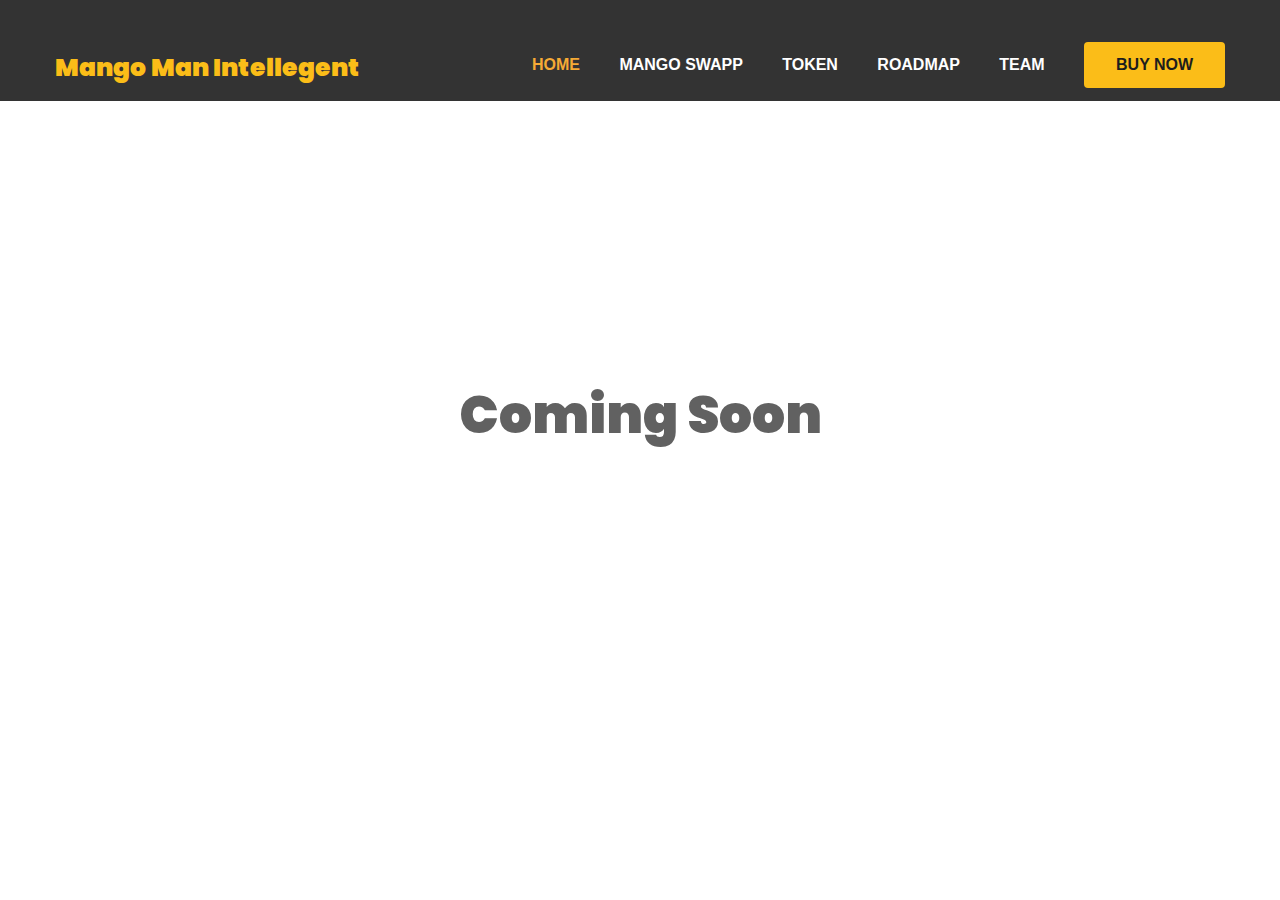
<file: comingsoon.html>
<!DOCTYPE html>
<html lang="en" xml:lang="en">

<!-- Mirrored from coinpool.sacredthemes.net/cp-platinum.html by HTTrack Website Copier/3.x [XR&CO'2014], Tue, 04 Apr 2023 07:27:49 GMT -->

<head>
    <meta charset="UTF-8">
    <!-- Responsive Meta -->
    <meta name="viewport" content="width=device-width, initial-scale=1.0">
    <meta http-equiv="X-UA-Compatible" content="ie=edge">
    <!-- favicon & bookmark -->
    <link rel="apple-touch-icon-precomposed" sizes="144x144" href="images/bookmark.png" type="image/x-icon" />
    <link rel="shortcut icon" href="mangoman.png" type="image/x-icon" />
    <!-- Font Family -->
    <link href="https://fonts.googleapis.com/css?family=PT+Sans:400,700" rel="stylesheet">
    <link href="https://fonts.googleapis.com/css?family=Open+Sans:300,300i,400,400i,600,600i,700,700i,800,800i"
        rel="stylesheet">
    <link href="https://fonts.googleapis.com/css?family=Poppins:300,400,500,600,700,800" rel="stylesheet">
    <!-- Website Title -->
    <title>MMIT</title>
    <!-- Stylesheets Start -->
    <link rel="stylesheet" href="css/fontawesome.min.css" type="text/css" />
    <link rel="stylesheet" href="css/bootstrap.css" type="text/css" />
    <link rel="stylesheet" href="css/animate.css" type="text/css" />
    <link rel="stylesheet" href="css/owl.carousel.min.css" type="text/css" />
    <link rel="stylesheet" href="css/fancybox/jquery.fancybox.min.css" type="text/css" />
    <link rel="stylesheet" href="css/slick.css" type="text/css" />
    <link rel="stylesheet" href="style.css" type="text/css" />
    <link rel="stylesheet" href="css/responsive.css" type="text/css" />
    <!-- Stylesheets End -->
    <!--[if lt IE 9]><script src="https://cdnjs.cloudflare.com/ajax/libs/html5shiv/3.7.3/html5shiv.js"></script><![endif]-->
    <!--[if lt IE 9]><script src="js/respond.js"></script><![endif]-->

</head>

<body>
    <!--Main Wrapper Start-->
    <div class="wrapper" id="top">
        <!--Header Start -->
        <header style="background-color:rgb(51,51,51)" class="bg_img">
            <div class="container">
                <div class="row">
                    <div class="col-sm-6 col-md-4 logo">
                        <a href="cp-platinum.html" title="Cp Platinum">
                            <!-- <img class="light" src="mangoman.png" style="width:20%;height: auto;" alt="Cp Platinum"> -->
                            <h3 class="light" style="font-size: 25px;margin-top: 5%;"><b>Mango Man Intellegent</b></h3>
                            <!-- <h2  class="dark"><b>Mango Man Intelegent</b></h2> -->

                            <!-- <img class="dark" src="images/dark-logo.png" alt="Cp Platinum"> -->
                            <!-- <img class="dark" src="mangoman.png" style="width: 100%;" alt="Cp Platinum"> -->
                        </a>
                    </div>
                    <div class="col-sm-6 col-md-8 main-menu">
                        <div class="menu-icon">
                            <span class="top"></span>
                            <span class="middle"></span>
                            <span class="bottom"></span>
                        </div>
                        <nav class="onepage">
                            <ul>
                                <li class="active"><a href="cp-platinum.html">Home</a></li>
                                <li><a href="#about">Mango Swapp</a></li>
                                <li><a href="#token">token</a></li>
                                <li><a href="#roadmap">roadmap</a></li>
                                <li><a href="#team">team</a></li>
                                <!-- <li><a href="#press">press</a></li> -->
                                <li class="nav-btn"><a href="#6">Buy Now</a></li>
                            </ul>
                        </nav>
                    </div>
                </div>
            </div>
        </header>


        
        <h1 style="text-align: center;padding-top: 30%;" ><b>Coming Soon</b></h1>

        <!--footer end-->
    </div>
    <!--Main Wrapper End-->

    <script src="js/jquery.min.js"></script>
    <script src="js/circle-progress.js"></script>
    <script src="js/bootstrap.min.js"></script>
    <script src="js/onpagescroll.js"></script>
    <script src="js/wow.min.js"></script>
    <script src="js/jquery.countdown.js"></script>
    <script src="js/owl.carousel.js"></script>
    <script src="js/slick.min.js"></script>
    <script src="js/Chart.js"></script>
    <script src="js/chart-function.js"></script>
    <script src="js/fancybox/jquery.fancybox.min.js"></script>
    <script src="js/script.js"></script>
    <script src="js/particles.js"></script>
    <script src="js/gold-app.js"></script>
    <script type="text/javascript">
        jQuery(document).ready(function () {
            setTimeout(function () {
                jQuery('.platinum-animation').addClass('start-animation');
            }, 1000);
            setTimeout(function () {
                jQuery('.platinum-animation .lines').addClass('active');
            }, 2000);
        });
    </script>
</body>

<!-- Mirrored from coinpool.sacredthemes.net/cp-platinum.html by HTTrack Website Copier/3.x [XR&CO'2014], Tue, 04 Apr 2023 07:28:13 GMT -->

</html>
</file>
<file: style.css>
/*=========================================================
Author       : Sacred Themes.
Template Name: Coinpool - ICO, Cryptocurrency Pre-Launch Responsive HTML Template For Landing Page
Version      : 1.1.9
==============================================================*/
/*=============================================================
    CSS INDEX
    =============================
    01. GENERAL STYLE (body, link color, section-title, overlay, section-padding etc)
    02. HEADER DESIGN
	03. BANNER SECTION
	04. CLIENT SECTION
	05. ABOUT SECTION
	06. MISSION SECTION
	07. BENEFIT SECTION
	08. TOKEN SECTION
	09. TIMELINE SECTION
	10. TEAM SECTION
	11. BLOG SECTION
	12. FAQ SECTION
	13. FOOTER PAGE
*=============================================================*/
  
/*===================================*
01. GENERAL STYLE
*===================================*/
body {
	font-family: 'PT Sans', sans-serif;
	font-size: 15px;
	color: #616161;
	line-height: 28px;
}
a {
	color: #fbbd18;
	-webkit-transition: all 500ms;
	transition: all 500ms
}
a:hover, a:focus {
	color: #f6aa35;
	text-decoration: none;
	outline:0; 
}
h1,
h2,
h3,
h4 {
	font-family: 'Poppins', sans-serif;
}
h1 {
	font-weight: 700;
	font-size: 52px;
}
h3 {
	font-weight: 700;
	font-size: 36px;
}
img {
	max-width: 100%;
}
.wrapper {
	overflow: hidden;
}
input[type="text"], input[type="password"], input[type="color"], input[type="date"], input[type="datetime"], input[type="datetime-local"], input[type="email"], input[type="number"], input[type="range"], input[type="search"], input[type="tel"], input[type="time"], input[type="url"], input[type="month"], input[type="week"], textarea, select{
	width: 100%;
	background-color: #ffffff;
	font-size: 15px;
	line-height:40px;
	height:46px;
	max-width: 100%;
	vertical-align: middle; 
	padding:2px 15px;
	border:1px solid #ebebeb;
	border-radius:4px;
	transition: border-color .15s ease-in-out,box-shadow .15s ease-in-out;
}
input[type="text"]:focus, input[type="password"]:focus, input[type="color"]:focus, input[type="date"]:focus, input[type="datetime"]:focus, input[type="datetime-local"]:focus, input[type="email"]:focus, input[type="number"]:focus, input[type="range"]:focus, input[type="search"]:focus, input[type="tel"]:focus, input[type="time"]:focus, input[type="url"]:focus, input[type="month"]:focus, input[type="week"]:focus, textarea:focus {
    color: #495057;
    border-color: #80bdff;
    outline: 0;
    box-shadow: 0px 0px 5px 1px rgba(0,123,255,.25);
    -webkit-box-shadow: 0px 0px 5px 1px rgba(0,123,255,.25);
}
textarea{
	height:150px;
	border:1px solid #ebebeb;
}
textarea.form-control{
	border:1px solid #ebebeb;	
}
.p-tb{
	padding-top: 90px;
	padding-bottom: 90px;
}
.p-t{
	padding-top: 90px;
}
.p-b{
	padding-bottom: 90px;
}
.lead, p.lead{
	font-size: 18px;
	font-weight: 300;
	line-height: 1.6;
}
.btn {
	color: #1d1d1d;
	padding: 14px 30px;
	background: #fbbd18;
	-webkit-border-radius: 4px;
	border-radius: 4px;
	font-weight: 700;
	text-transform: uppercase;
}
.btn:hover {
	background: #f0931e;
	color: #1d1d1d
}
.btn2 {
	border: 1px solid #fbbd18;
	background: transparent;
	color: #fff;
}
.btn2:hover {
	background: #fbbd18;
	color: #fff;
}
.btn3 {
	border: 1px solid #ffffff;
	background:#ffffff;
	color: #1d1d1d;
}
.btn3:hover {
	background: #dddddd;
	color: #1d1d1d;
	border: 1px solid #dddddd;
}
.btn4 {
	border: 1px solid #000000;
	background:#000000;
	color: #ffffff;
}
.btn4:hover {
	background: #fbbd18;
	color: #ffffff;
	border: 1px solid #fbbd18;
}
.empty-15{
	display:table;
	margin:auto;
	clear:both;
	height:30px; 
}
.empty-30{
	display:table;
	margin:auto;
	clear:both;
	height:30px; 
}
.empty-45{
	display:table;
	margin:auto;
	clear:both;
	height:45px; 
}
.sec-title:after {
	min-height: 5px;
	content: "";
	display: block;
	margin: 30px 0;
	background: url(images/line1.png) no-repeat 0 0;
}
.sec-title.text-center:after {
	min-height: 6px;
	content: "";
	display: block;
	margin: 30px 0;
	background: url(images/line2.png) no-repeat 0 0;
}
.sec-title.text-center:after {
	background-position: center;
	margin: 25px auto;
}
.sub-txt {
	max-width: 740px;
	margin: 0 auto;
	font-size: 18px;
	margin-bottom: 40px;
}
.sec-title {
	margin-bottom: 0;
	color: #1d1d1d;
	display: table;
	width: 100%;
}
.sec-title h1 + h3{
	font-weight:normal; 
}
.white-sec .sec-title, .white-sec .section-heading {
	color: #fff;
}
.white-sec .sub-txt {
	color: #bbb;
}
.carbon-layout .white-sec .sub-txt{
	color: #ffffff;
	font-size:inherit;
}	
.owl-carousel .owl-dots {
	display: block;
	margin-top: 40px;
	text-align: center;
}
.owl-carousel .owl-dots button {
	height: 8px;
	width: 8px;
	margin: 0 3px;
	outline: 0;
	-webkit-border-radius: 50%;
	border-radius: 50%;
	background: #fbbd18;
}
.owl-carousel .owl-dots button.active {
	width: 30px;
	-webkit-border-radius: 3px;
	border-radius: 3px;
}
.owl-carousel .owl-nav{
	margin:15px 0px; 
}
.owl-carousel .owl-nav button{
	border:2px solid #a5a5a5 !important;;
	background:none;
	padding:5px;
	width:32px !important;
	height:32px !important;
	line-height:28px;
	font-size:18px;
	margin-right:10px;  
	outline: 0;    
}
.owl-carousel .owl-nav button span{
	font-size: 30px;
	line-height: 24px;
	outline:0; 
}
.white-bg{
	background:#ffffff !important; 
}
.accent-color{
	color:#fbbd18 !important;
}
blockquote{
	padding:30px 30px 30px 30px; 
	border-left:3px solid  #fbbd18;
	font-size:24px;
	background:#f5f5f5;
	line-height:1.4;
	position: relative; 
	overflow:hidden; 
}
blockquote::before {
    content: '”';
    position: absolute;
    bottom: -45px;
    right: 45px;
    font-size: 194px;
    line-height: 0;
    font-weight: 700;
    color:#ebebeb; 
    font-family: poppins;
}
@media (min-width: 1200px) {
	.container {
		max-width: 1200px;
	}
}
.black-bg{
	background-color:#000000; 
}
.dark-gray-bg{
	background-color:#0f0f0f; 
}
.dark-gray-bg-tone-2{
	background-color:#333333; 
}
.white-bg{
	background-color:#ffffff; 
}
.light-gray-bg{
	background-color:#f2f2f2; 
}
ol, ul, dl{
	padding:0px 0px 0px 15px;
}
.mobile-visible{
	display:none; 
}
/*===================================*
02. HEADER DESIGN
*===================================*/
header {
	position: absolute;
	top: 0;
	width: 100%;
	z-index: 1;
	padding-top: 34px;
	padding-bottom: 10px;
	transition: all 300ms;
	z-index: 1000000;
}
header.light {
	position: relative;
	top: 0;
	width: 100%;
	z-index: 1;
	padding-top:15px;
	padding-bottom:15px;
	transition: all 300ms;
	z-index: 1000000;
}
.logo .dark {
	display: none;
}
header.fixed .logo img, header.light .logo img {
	display: none
}
header.fixed .logo .dark, header.light .logo .dark {
	display: block;
}
.menu-icon{display: none}
nav {
	margin-top: 8px;
	text-align: right;
}
nav ul {
	margin: 0;
	padding: 0;
}
nav ul li {
	list-style: none;
	display: inline-block;
	margin-left: 35px;
}
nav ul li:first-child {
	margin-left: 0;
}
nav ul li a {
	color: #fff;
	font-weight: 700;
	font-size: 16px;
	text-transform: uppercase;
	padding: 10px 0;
	display: block;
}
nav ul li a:hover,
nav ul li.active a {
	color: #f6aa35;
	text-decoration: none
}
nav ul li.nav-btn a {
	color: #1d1d1d;
	padding: 10px 32px;
	background: #fbbd18;
	-webkit-border-radius: 4px;
	border-radius: 4px;
}
nav ul li.nav-btn a:hover {
	background: #f0931e;
	color: #1d1d1d
}
header.fixed {
	position: fixed;
	padding-top: 8px;
	background: #fff;
	box-shadow: 0 0 15px rgba(0, 0, 0, 0.15);
}
.fixed nav ul li a, .light nav ul li a {
	color: #1d1d1d;
}
.fixed nav ul li a:hover,
.fixed nav ul li.active a,
.light nav ul li a:hover,
.light nav ul li.active a {
	color: #f6aa35;
}
.fixed nav ul li.nav-btn a:hover, .light nav ul li.nav-btn a:hover {
	color: #1d1d1d
}
/*===================================*
03. BANNER SECTION
*===================================*/
#silver-tech-bg{
	top:0;
	position:absolute;
	width:100%;
	height:100%;
	left:0px;    
	opacity: 0.8;
}
#gold-tech-bg{
	top:0;
	position:absolute;
	width:100%;
	height:100%;
	left:0px;   
	opacity: 0.3; 
}
#gold-tech-bg1{
	top:0;
	position:absolute;
	width:100%;
	height:100%;
	left:0px;   
	opacity: 0.3; 
}
.hero-main {
	padding-top: 100px;
	color: #fff;
	position: relative;
	background-size: cover;
	background-position: center;
	background-repeat: no-repeat;
	height:100vh;
	padding-bottom:60px; 
	overflow:hidden;  
}
.hero-main:before {
	position: absolute;
	background: rgba(0, 0, 0, 0.9);
	content: "";
	left: 0;
	top: 0;
	height: 100%;
	width: 100%;
}
.layout-2 .hero-left p{
	font-size:24px;
	line-height:1.5;  
}
.layout-2 .row{
	padding:150px 0px 
}
.hero-left h1 span {
	font-weight: 300;
	color: #fbbd18;
}
.hero-left p {
	font-size: 16px;
}
.hero-caption h1 span {
	font-weight: 300;
	color: #fbbd18;
}
.hero-left .hero-btns {
	margin-top: 15px;
	width: 100%;
	clear: both;
	float: left;
}
.hero-left .hero-btns a+a {
	margin-left: 30px;
}
.hero-left .hero-btns .btn2:before {
	background: url(images/arrow1.png);
	width: 16px;
	height: 21px;
	display: inline-block;
	content: "";
	vertical-align: middle;
	margin-right: 10px;
}
.pre-sale-timer {
	text-align: center;
	max-width: 420px;
	width: 100%;
	float: right;
	padding: 30px;
	padding-top:0px;
	padding-bottom:0px;
	background: -moz-linear-gradient(bottom, rgba(251, 189, 24, 1) 0%, rgba(251, 189, 24, 0) 100%);
	background: -webkit-linear-gradient(bottom, rgba(251, 189, 24, 1) 0%, rgba(251, 189, 24, 0) 100%);
	background: linear-gradient(to top, rgba(251, 189, 24, 1) 0%, rgba(251, 189, 24, 0) 100%);
	filter: progid: DXImageTransform.Microsoft.gradient(startColorstr='#fbbd18', endColorstr='#00fbbd18', GradientType=0);
	bottom:0px;
	position: relative;
	height: 100vh;
	display: table;
}
.pre-sale-timer > div{
	display: table-cell;
	vertical-align: middle;
}
.pre-sale-timer h3 {
	font-size: 32px;
	margin-bottom: 25px;
}
.pre-sale-timer h3 span {
	font-weight: 300;
}
#clock ul {
	list-style: none;
	margin: 0 -14px;
	padding: 0;
}
#clock li {
	width: 25%;
	padding: 0 14px;
	float: left;
	position: relative;
}
#clock li span {
	border: 1px solid rgba(255, 255, 255, 0.3);
	display: block;
	padding: 12px 2px;
	font-size: 36px;
	font-weight: 700;
	color: #ffffff;
	font-family: 'Poppins', sans-serif;
	-webkit-border-radius: 4px;
	border-radius: 4px;
	line-height: 36px;
}
#clock li span em {
	display: block;
	font-family: 'PT Sans', sans-serif;
	font-weight: 400;
	font-size: 16px;
	line-height: 20px;
}
#clock li + li:before,
#clock li + li:after {
	background: #fbbd18;
	position: absolute;
	top: 50%;
	left: -3px;
	content: "";
	-webkit-border-radius: 50%;
	border-radius: 50%;
	width: 6px;
	height: 6px;
}
#clock li + li:before {
	margin-top: -12px;
}
#clock li + li:after {
	margin-top: 6px;
}
.hero-right-btn {
	clear: both;
	width: 100%;
	margin: 28px 0;
	float: left;
}
.hero-right-btn a {
	display: block;
	width: 100%;
}
.rang-slider-main{
	float: left;
	width: 100%;
	clear: both;
}
.rang-slider {
	float: left;
	width: 100%;
	clear: both
}
.rang-line {
	background: #ffffff;
	height: 3px;
	width: 100%;
	display: block;
	position: relative;
}
.rang-line:before,
.rang-line:after,
.rang-line span:before {
	width: 15px;
	height: 15px;
	border-radius: 50%;
	left: 0;
	top: -6px;
	z-index: 1;
	display: block;
	position: absolute;
	content: "";
	border: 3px solid #fff;
	background: -moz-linear-gradient(top, #000000 0%, #3a3a3a 100%);
	background: -webkit-linear-gradient(top, #000000 0%, #3a3a3a 100%);
	background: linear-gradient(to bottom, #000000 0%, #3a3a3a 100%);
	filter: progid: DXImageTransform.Microsoft.gradient(startColorstr='#fbbd18', endColorstr='#00fbbd18', GradientType=0);
}
.rang-line span {
	position: absolute;
	left: 0;
	top: 0;
	background: #e98d1e;
	width: 40%;
	height: 100%;
}
.rang-line:before,
.rang-line span:before {
	border-color: #e98d1e;
}
.rang-line:after,
.rang-line span:before {
	left: auto;
	right: 0;
}
.rang-slider-toltip {
	float: left;
	width: 100%;
	clear: both;
	color: rgba(255, 255, 255, 0.4);
	text-align: right;
	line-height: 22px;
	text-transform: uppercase;
	margin-bottom: 12px;
}
.rang-slider-toltip > span {
	display: inline-block;
}
.rang-slider-toltip > span:first-child {
	margin-left: 20%;
	float: left;
}
.rang-slider-toltip strong {
	color: #fff;
	display: block;
	font-size: 18px;
	font-weight: 700;
}
.rang-slider-total {
	float: right;
	clear: both;
	display: flex;
	padding-right: 30px;
	padding-top: 30px;
}
.rangTotal {
	font-size: 42px;
	color: #ffffff;
	line-height: 42px
}
.rangTotal small {
	color: #ffffff;
	font-size: 20px;
	line-height: 34px;
	vertical-align: top;
}
.rang-slider-total span {
	padding-right: 10px;
	line-height: 22px;
	color: rgba(255, 255, 255, 0.5);
	text-transform: uppercase;
	text-align: right;
}
.rang-slider-total strong {
	display: block;
	color: #fff;
}
.we-accept-section {
	margin-top: 50px;
	clear: both;
	width: 100%;
	text-align:center;
	float: left;
}
.we-accept-section h5 {
	color: #fff;
	text-transform: uppercase;
	font-size: 14px;
	font-weight: 700;
	margin-bottom: 15px;
}
.we-accept-section ul {
	margin: 0;
	padding: 0;
	list-style: none
}
.we-accept-section ul li {
	margin: 0;
	padding: 0;
	list-style: none;
	border: 2px solid rgba(29, 29, 29, 0.50);
	padding: 2px;
	display: inline-block;
	-webkit-border-radius: 50%;
	border-radius: 50%;
	overflow: hidden;
}
.we-accept-section ul li span {
	background: rgba(29, 29, 29, 0.50);
	-webkit-border-radius: 50%;
	border-radius: 50%;
	color: #fff;
	font-size: 24px;
	line-height: 50px;
	height: 50px;
	width: 50px;
	display: block;
}
.we-accept-section ul li + li {
	margin-left: 8px;
}
.pre-sale-timer-outer{
	border:3px solid rgba(251,189,24,0.4);
	border-radius:17px;
	padding:6px;
	margin-top:15px; 
}
.pre-sale-timer.style-2{
	width:100%;
	border-radius:10px;
	max-width:100%;
	padding:30px;
	display:table;
	float:none;
	bottom:0px; 
	height:auto; 
}
.pre-sale-timer.style-2 > div{
	display: flex;
}
.pre-sale-timer.style-2 .hero-right-btn{
	margin-bottom:0px; 
}
.layout-3 .container > .row{
	padding:100px 0px 30px; 
}
.layout-3 .we-accept-section ul li{
	border: 2px solid rgba(255, 255, 255, 0.50);
}
.layout-3 .we-accept-section ul span{
	background:rgba(255, 255, 255, 0.50);
	color: #000000;
}
.layout-3 .hero-right-btn{
	margin: 15px 0 0px;
}
.layout-3 .pre-sale-timer h3{
	margin-bottom: 15px;
}
.pre-sale-timer.style-2{
	padding:18px 30px; 
}
.layout-3 .we-accept-section{
	margin-top:30px; 
}
.carbon-layout .hero-main .container, .carbon-layout .hero-main .row{
	height:100%; 
}
.carbon-layout .hero-main h1{
	font-size: 3.5rem;
	margin:0px 0px 30px 0px; 
}
.carbon-layout .hero-main .hero-btns{
	margin:30px 0px 0px 0px; 
}
.carbon-layout .hero-main .hero-btns .btn + .btn{
	margin-left:15px; 
}
.platinum-layout.hero-main .hero-btns .btn + .btn{
	margin-left:15px; 
}
.carbon-layout .hero-main h1 span {
	font-weight: 300;
	color: #fbbd18;
}
.carbon-layout .hero-main:before{
	display:none; 
}
.animation-circle-main {
    display: block;
    position: absolute;
    right:12%;
    width: 100%;
    opacity:1;
    height: 100%;
	max-width: 767px;
	max-height: 767px;
    top: 50%;
	transform: translateY(-50%);
}
.animation-circle-main svg{
	opacity:0.1; 
}
.stipe-value-slider{
	position:absolute;
	bottom:0px;
	width:100%;
	left:0px;
	right:0px;
	background:#fbbd18;     
}
.c-logo {
    position: absolute;
    top: 50%;
    max-width: 360px;
    transform: translate(-50%, -50%);
    left: 50%;
}
#circle5 {
    -webkit-transform: translate3d(0, 0, 0);
    -webkit-transform-origin: 288.5px 279.5px;
    -webkit-transform: translate3d(0, 0, 0);
    -webkit-animation: rotate-left 25s linear 0s infinite;
}
#circle4 {
    -webkit-transform: translate3d(0, 0, 0);
    -webkit-transform-origin: 288.5px 279.5px;
    -webkit-transform: translate3d(0, 0, 0);
    -webkit-animation: rotate-left 80s linear 0s infinite;
}
#circle6 {
    -webkit-transform: translate3d(0, 0, 0);
    -webkit-transform-origin: 288.5px 279.5px;
    -webkit-transform: translate3d(0, 0, 0);
    -webkit-animation: rotate-right 20s linear 0s infinite;
}
#circle7 {
    -webkit-transform: translate3d(0, 0, 0);
    -webkit-transform-origin: 288.5px 279.5px;
    -webkit-transform: translate3d(0, 0, 0);
    -webkit-animation: rotate-right 20s linear 0s infinite;
}
#number1{
	-webkit-animation: top-bottom 10s linear 0s infinite;
	animation: top-bottom 10s linear 0s infinite;
}
#number2{
	-webkit-animation: top-bottom-2 15s linear 0s infinite;
	animation: top-bottom-2 15s linear 0s infinite;
}
@-webkit-keyframes rotate-right {
  from {
    -webkit-transform: rotate(0deg);
  }
  to {
    -webkit-transform: rotate(360deg);
  }
}
@-webkit-keyframes rotate-left {
  from {
    -webkit-transform: rotate(0deg);
  }
  to {
    -webkit-transform: rotate(-360deg);
  }
}
@-webkit-keyframes top-bottom {
  from {
    -webkit-transform: translateY(-100%);
  }
  to {
    -webkit-transform: translateY(100%);
  }
}
@-webkit-keyframes top-bottom-2 {
  from {
    -webkit-transform: translateY(-100%);
  }
  to {
    -webkit-transform: translateY(100%);
  }
}
.hero-main.diamond-layout::before{
	display: none;
}
.diamond-layout.hero-main .container, .hero-main.diamond-layout .row{
	height:100%; 
}
.diamond-layout.hero-main h1 span{
	font-weight: 300;
	color:#fbbd18;
}
.diamond-layout.hero-main h1{
	margin: 0px 0px 30px 0px;
}
.diamond-layout.hero-main .hero-btns{
	margin: 30px 0px 0px 0px;
}
.diamond-animation{
	height:470px;
	position:relative; 
}
.diamond-animation .base{
	position:absolute;
	bottom:0px;
	left:50%;
	display: table;
	margin: auto;
	height:115px;
	width:199px;  
	background:url(images/diamond-base.png) no-repeat scroll 0px 0px;
	transform: translateX(-50%);
}
.diamond-animation .main{
	position:absolute;
	bottom: 35px;
	left:-55px;
	right: 0;
	display: table;
	margin: auto;
	height:481px;
	width: 685px; 
	background:url(images/diamond-main.png) no-repeat scroll 0px 0px;
	background-size: cover;
	background-position: center;
	animation: MainHight 2s linear;
	z-index:100; 
}
@keyframes MainHight{
  0% {transform: scale(0,1); }
  100% {transform: scale(1,1);}
}
.diamond-animation .main:before{
	height:271px;
	width:450px; 
	background:url(images/diamond-top.png) no-repeat scroll 0px 0px;
	background-size: cover;
	background-position: center;
	position:absolute;
	top:48px;
	content:"";
	display:table;
	margin:auto;  
	left:0;
	right:0;
	opacity:0;
	visibility:hidden;  
}
.diamond-animation .main.active:before{
	opacity:1;
	visibility:visible; 
	animation: MainTOP 2s linear;
}
@keyframes MainTOP{
  0% {transform:scale(0,0); top:70%; }
  100% {transform:scale(1,1); top:48px;}
}
.diamond-animation .base::before, .diamond-animation .base::after{
	background:url(images/diamond-base-1.png) no-repeat scroll 0px 0px;
	content: '';
	display: block;
	position: absolute;
	top: 0;
	right: 0;
	bottom: 0;
	left: 0;
	background-size: cover;
	opacity:0.5; 
}
.diamond-animation .base::before{
    animation: circleripple 4s linear infinite;
}
.diamond-animation .base::after {
    animation: circleripple 4s linear 2s infinite;
}
@keyframes circleripple{
  0% { transform: scale(1); }
  50% { transform: scale(1.7); }
  100% { transform: scale(2.4); opacity:0; }
}
.inside-bitcoin{
	background:url(images/bitcoin-inside.png) no-repeat scroll 0px 0px;
	background-size: cover;
	background-position: center;
	width:133px;
	height:111px;
	position:absolute;
	bottom:60px; 
	left: 0;
	right: 0;
	margin: auto;
	opacity:0;
	visibility:hidden;  
}
.inside-bitcoin.active{
	opacity:0.3;
	visibility:visible; 
	animation: CoinFalling 2s linear;
}
@keyframes CoinFalling{
  0% {transform:rotate(360deg) scale(0,0); bottom:0px; }
  100% {transform:rotate(0deg) scale(1,1); bottom:60px;}
}
.inside-bitcoin.spincoin{
	animation: SpinCoin 4s linear infinite;
}
@keyframes SpinCoin{
  0% {transform:rotate(360deg)}
  100% {transform:rotate(0deg);}
}
.diamond-animation .lines{
	position: relative;
	width: 450px;
	margin: auto;
	height: 271px;
	top: 35px;
}
.diamond-animation .lines span{
	width:2px;
	height:138px;
	background:url(images/diamond-top-lines.png) no-repeat scroll 0px 0px;
	position:absolute;
	transition:all 2s ease; 
	transform:scaleY(0);
	transform-origin:bottom; 
}
.diamond-animation .lines.active span{
	transform:scaleY(1);
}
.diamond-animation .lines span.l-1{
	top: -63px;
	left: 46px;
}
.diamond-animation .lines span.l-2{
	top: -40px;
	left: 26px;
}
.diamond-animation .lines span.l-3 {
    top: -12px;
    left: 10px;
}
.diamond-animation .lines span.l-4 {
    top: 33px;
	left: 19px;
}
.diamond-animation .lines span.l-5 {
    bottom: 60px;
	left: 50px;
}
.diamond-animation .lines span.l-6 {
    bottom: 34px;
	left: 102px;
}
.diamond-animation .lines span.l-7 {
	left: 160px;
	bottom: 14px;
}
.diamond-animation .lines span.l-8 {
	left: 226px;
	bottom: 7px;
}
.diamond-animation .lines span.l-9 {
    bottom: 14px;
	right: 156px;
}
.diamond-animation .lines span.l-10 {
    bottom: 32px;
	right: 97px;
}
.diamond-animation .lines span.l-11 {
    bottom: 60px;
	right: 46px;
}
.diamond-animation .lines span.l-12 {
    top: 33px;
	right: 14px;
}
.diamond-animation .lines span.l-13 {
    top: -14px;
	right: 6px;
}
.diamond-animation .lines span.l-14 {
    top: -41px;
	right: 22px;
}
.diamond-animation .lines span.l-15 {
    top: -64px;
	right: 42px;
}
.diamond-animation .lines.active span.l-1{
	transition:all 2s ease 100ms;
}
.diamond-animation .lines.active span.l-2{
	transition:all 2s ease 300ms;
}
.diamond-animation .lines.active span.l-3{
	transition:all 2s ease 500ms;
}
.diamond-animation .lines.active span.l-4{
	transition:all 2s ease 700ms;
}
.diamond-animation .lines.active span.l-5{
	transition:all 2s ease 900ms;
}
.diamond-animation .lines.active span.l-6{
	transition:all 2s ease 1100ms;
}
.diamond-animation .lines.active span.l-7{
	transition:all 2s ease 1300ms;
}
.diamond-animation .lines.active span.l-8{
	transition:all 2s ease 1500ms;
}
.diamond-animation .lines.active span.l-9{
	transition:all 2s ease 1700ms;
}
.diamond-animation .lines.active span.l-10{
	transition:all 2s ease 1900ms;
}
.diamond-animation .lines.active span.l-11{
	transition:all 2s ease 2100ms;
}
.diamond-animation .lines.active span.l-12{
	transition:all 2s ease 2300ms;
}
.diamond-animation .lines.active span.l-13{
	transition:all 2s ease 2500ms;
}
.diamond-animation .lines.active span.l-14{
	transition:all 2s ease 2700ms;
}
.diamond-animation .lines.active span.l-15{
	transition:all 2s ease 2900ms;
}
.top-coin{
	width:356px;
	height:239px; 
	background:url(images/diamond-top-coin.png) no-repeat scroll center center;
	background-size:cover;
	left: 0;
	right: 0;
	display: table;
	margin: auto;
	top: 25px;
	position: absolute;
	opacity:0;
	visibility:hidden;
}
.top-coin.active{
	opacity:1;
	visibility:visible; 
	animation: TopCoinFalling 3s linear;
}
@keyframes TopCoinFalling{
  0% {transform:rotateY(360deg) scale(0,0) translateY(-1000px); opacity:0; }
  100% {transform:rotateY(0deg) scale(1,1) translateY(0px); opacity:1;}
}
.diamond-grid{
	width:68px;
	height:111px;
	background:url(images/diamond-grid-1.png) no-repeat scroll center center / cover;
	-webkit-animation: bottomTotop 15s linear 0s infinite;
	animation: bottomTotop 15s linear 0s infinite;
	position:absolute;
	left:30%;    
	z-index:0; 
}
.diamond-grid-2{
	width:40px;
	height:65px;
	background:url(images/diamond-grid-1.png) no-repeat scroll center center / cover;
	-webkit-animation: bottomTotop 16s linear 0s infinite;
	animation: bottomTotop 16s linear 0s infinite;
	position:absolute;
	left:60%;    
	z-index:0; 
}
@-webkit-keyframes bottomTotop {
  0% {
    -webkit-transform: translateY(1000%);
    opacity:0; 
  }
  50% {
    -webkit-transform: translateY(300%);
    opacity:1; 
  }
  100% {
    -webkit-transform: translateY(-400%);
    opacity:0; 
  }
}
.outer-Orbit{
	background:url(images/diamond-top-ring.png) no-repeat scroll center center / cover;
	width:0px;
	height:0px;
	top:0px;
	position: absolute;
	z-index: 0;
	transition:all 2s ease;
	left: 0;
	right: 0;
	margin: auto;
	opacity:0; 
}

.outer-Orbit.active{
	width: 588px;
	height: 344px;	
	transition:all 2s ease;
	opacity:1; 
}
.Orbit{
   	width: 190px;
	height: 310px;
	-webkit-transform: scaleX(2);
	background:transparent;
	left: 0;
	position: absolute;
	top: 5px;
	border-radius: 50%;
	right: 0;
	margin: auto;
}
.Orbit .rotate {
    width: 100%;
    height: 100%;
    -webkit-animation: circle 10s infinite linear;    
    -webkit-transform-origin: 50% 50%;
}
.OrbitSquare {
    width: 50px;
    height: 50px;
    -webkit-animation: ccircle 10s infinite linear;
}
.OrbitSquare .inner {
    width: 50px;
    height: 50px;
    position: absolute;
    left: 0px;
    top: 0px;
    background:url(images/OrbitSquare.png) no-repeat scroll 0px 0px / cover;
    display: block;
    -webkit-transform: scaleX(0.50);
    font-size:0; 
}
@-webkit-keyframes circle {
    from {-webkit-transform: rotateZ(0deg)}
    to {-webkit-transform: rotateZ(360deg)}
}

@-webkit-keyframes ccircle {
    from {-webkit-transform: rotateZ(360deg)}
    to {-webkit-transform: rotateZ(0deg)}
}
.gris2{
	width:25px;
	height:82px;
	background:url(images/diamond-grid-2.png) no-repeat scroll center center / cover;
	position:absolute;
	left: 58%;
	z-index: 0;
	bottom: 75px;
	opacity:0; 
}
.diamond-animation.done .gris2{
	opacity:1; 
}
.square-1{
	width:25px;
	height:26px;
	background:url(images/OrbitSquare.png) no-repeat scroll center center / cover;
	position:absolute;
	left:63%;
	z-index: 0;
	bottom:130px;
	opacity:0; 
}
.diamond-animation.done .square-1{
	opacity:1;
	animation: SpinCoin 4s linear infinite;

}
.page-header{
	background:url(images/page-header-bg.jpg) no-repeat scroll center / cover;
	position: relative;
}
.page-header-overlay{
	padding: 70px 0 70px;
    background-color: rgba(0, 0, 0, 0.7);
}
.text-center .breadcrumb{
	justify-content: center;
}
.page-header .entry-title{
	color:#ffffff; 
}
.platinum-layout.hero-main{
	background-size:cover;
	background-position:center bottom;  
}
.platinum-layout.hero-main .container, .hero-main.platinum-layout .row {
    height: 100%;
}
.platinum-layout.hero-main::before {
	opacity:0;
	visibility:hidden; 
}
.platinum-animation {
    height:740px;
    position: relative;
}
.platinum-animation .base {
    position: absolute;
    bottom: 0px;
    left: 50%;
    display: table;
    margin: auto;
    height:0px;
    opacity:0;
    width:390px;
    background: url(images/platinum-base.png) no-repeat scroll 0px 0px;
    transform: translateX(-50%);
}
.platinum-animation .base:before{
	background: url(images/platinum-base-line.png) no-repeat scroll 0px 0px;
	content: "";
	position: absolute;
	bottom: -77px;
	left: 50%;
	background-size: cover;
	height: 169px;
	width: 543px;
	transform: translateX(-50%);      
}
.platinum-animation.start-animation .base{
	-webkit-transition:all 1450ms ease;
    transition:all 1450ms ease;
    height:290px; 
    opacity:1;
}
.platinum-animation .millde-part {
    position: absolute;
    bottom:245px;
    left: -6px;
    right: 0;
    display: block;
    margin: auto;
    height:0px;
    width:0px;
    background: url(images/platinum-waves.png) no-repeat scroll 0px 0px;
    background-size: cover;
    background-position: center;
    z-index: 2;
    opacity:0;
    visibility:hidden; 
    -webkit-transition:all 500ms ease;
    transition:all 500ms ease;
}
.platinum-animation.start-animation .millde-part{
	height:366px;
    width:230px;
    opacity:1;
    visibility:visible;
    -webkit-transition:all 2500ms 1s ease;  
    transition:all 2500ms 1s ease;  
}
.platinum-animation .top-part{
	height:420px;
    width:420px;
    position: absolute;
    left:50%;
    top:0;
    -webkit-transform:translateX(-50%);  
    transform:translateX(-50%);
    z-index:5;   
}
.platinum-animation .top-part:before {
    position: absolute;
    top:0px;
    left:0px;
    right: 0;
    display: table;
    margin: auto;
    height:420px;
    width:420px;
    background: url(images/coin-bg-icon.png) no-repeat scroll 0px 0px;
    background-size: cover;
    background-position: center;
    z-index:3;
    opacity:0;
    visibility:hidden;
    -webkit-transform: scale(0);
    transform: scale(0);
    -webkit-transition:all 500ms ease;
    transition:all 500ms ease;
    content:"";
}
.platinum-animation.start-animation .top-part:before{
	-webkit-transform: scale(1);
    transform: scale(1);
    opacity:1;
    visibility:visible;
    -webkit-transition:all 1000ms 2.5s ease;  
    transition:all 1000ms 2.5s ease;
    animation: SpinCoin1 4s linear infinite;
}
@keyframes SpinCoin1{
  0% {transform:rotate(0deg)}
  100% {transform:rotate(360deg);}
}
.platinum-animation .coin-icon{
	height:140px;
    width:140px;
    background: url(images/gold-animation-icon.png) no-repeat scroll 0px 0px;
	opacity:0;
    visibility:hidden;
    -webkit-transform: translate(-50%, -50%) scale(0);
    transform: translate(-50%, -50%) scale(0);
    -webkit-transition:all 500ms ease;
    transition:all 500ms ease;
    left:50%;
    top:50%;
    position:absolute;
    background-size:cover;
    z-index:6;   
}
.platinum-animation.start-animation .coin-icon{
	-webkit-transform: translate(-50%, -50%) scale(1);
    transform: translate(-50%, -50%) scale(1);
    opacity:1;
    visibility:visible;
    -webkit-transition:all 1000ms 2.5s ease;  
    transition:all 1000ms 2.5s ease;
}
.platinum-animation .lines {
    position: absolute;
    width: 100%;
    margin: auto;
    height: 270px;
    bottom:150px;
}
.platinum-animation .lines span {
    width: 4px;
    height: 258px;
    background: url(images/platinum-top-lines.png) no-repeat scroll 0px 0px;
    position: absolute;
    transition: all 2s ease;
    transform: scaleY(0);
    transform-origin: bottom;
}
.platinum-animation .lines.active span {
    transform: scaleY(1);
}
.platinum-animation .lines span.l-1 {
    bottom:58px;
    left: 22px;
}
.platinum-animation .lines span.l-2 {
    bottom: 27px;
	left: 62px;
}
.platinum-animation .lines span.l-3 {
    bottom: 12px;
	left: 195px;
}
.platinum-animation .lines span.l-4 {
    bottom:27px;
    right:70px;
}
.platinum-animation .lines span.l-5 {
    bottom:58px;
    right:22px;
}
.platinum-animation .lines.active span.l-1 {
    transition: all 2s ease 100ms;
}
.platinum-animation .lines.active span.l-2 {
    transition: all 2s ease 400ms;
}
.platinum-animation .lines.active span.l-3 {
    transition: all 2s ease 800ms;
}
.platinum-animation .lines.active span.l-4 {
    transition: all 2s ease 1200ms;
}
.platinum-animation .lines.active span.l-5 {
    transition: all 2s ease 1600ms;
}
.platinum-move-1 {
    width:13px;
    height: 119px;
    background: url(images/platinum-move-1.png) no-repeat scroll center center / cover;
    -webkit-animation: bottomTotop 15s linear 0s infinite;
    animation: bottomTotop 15s linear 0s infinite;
    position: absolute;
    left:19%;
    z-index: 0;
}
.platinum-move-2 {
    width:13px;
    height: 119px;
    background: url(images/platinum-move-1.png) no-repeat scroll center center / cover;
    -webkit-animation: bottomTotop 18s linear 0s infinite;
    animation: bottomTotop 18s linear 0s infinite;
    position: absolute;
    left: 60%;
    z-index: 0;
}
.platinum-move-3 {
    width:13px;
    height: 119px;
    background: url(images/platinum-move-1.png) no-repeat scroll center center / cover;
    -webkit-animation: bottomTotop 18s linear 0s infinite;
    animation: bottomTotop 18s linear 0s infinite;
    position: absolute;
    left:64%;
    top:-20px; 
    z-index: 0;
}
.platinum-move-4 {
    width:52px;
    height: 220px;
    background: url(images/platinum-move-2.png) no-repeat scroll center center / cover;
    position: absolute;
    right: 15px;
	bottom: 160px;
    z-index: 0;
    opacity:0;
    visibility:hidden; 
}
.platinum-move-5 {
    width:40px;
	height:138px;
    background: url(images/platinum-move-3.png) no-repeat scroll center center / cover;
    position: absolute;
    left:25px;
    bottom:200px; 
    z-index: 0;
    opacity:0;
    visibility:hidden; 
}
.platinum-animation.start-animation .platinum-move-5{
    opacity:1;
    visibility:visible;
    -webkit-transition:all 1000ms 1s ease;  
    transition:all 1000ms 1s ease;  
}
.platinum-animation.start-animation .platinum-move-4{
    opacity:1;
    visibility:visible;
    -webkit-transition:all 1000ms 1.5s ease;  
    transition:all 1000ms 1.5s ease;  
}
.mercury-layout.hero-main .container, .hero-main.mercury-layout .row{
	height:100%; 
}
.mercury-layout.hero-main{
	background-size:cover;
	background-position:center right !important;  
}
.mercury-layout.hero-main::before {
   display:none; 
}
.mercury-animation .number-one{
	background: url('images/mercury-numbers-1.png') no-repeat scroll 0 0;
	height:307px;
	width:139px;
	position:absolute;
	left:-120px;
	top:0;   
	animation: top-bottom 10s linear 0s infinite;
}
.mercury-animation .number-two{
	background: url('images/mercury-numbers-1.png') no-repeat scroll 0 0;
	height:307px;
	width:139px;
	position:absolute;
	right:-120px;
	top:0;   
	animation: bottom-top 15s linear 0s infinite;
}
@-webkit-keyframes top-bottom {
  from {
    -webkit-transform: translateY(-100%);
  }
  to {
    -webkit-transform: translateY(300%);
  }
}
@-webkit-keyframes bottom-top {
  from {
    -webkit-transform: translateY(300%);
  }
  to {
    -webkit-transform: translateY(-100%);
  }
}
.earth img{
	animation: spinner 10s infinite linear;
    perspective: 500px;
    transform-style: preserve-3d;
}
@keyframes spinner {
    0% { transform: rotate(0deg); }
    50% { transform: rotate(180deg); }
    100% { transform: rotate(360deg); }
}
#earth-box span{
	position: relative;
	width: 400px;
	height: 400px;
	margin:0 auto;
	transition: transform 200ms linear;
	animation: rotate 8s linear infinite; /* This is going to be defined in the next step */
	color: #000;
	border-radius: 50%;
	background:url(images/mercury-earth-map.png) 0 0 repeat;
	background-size: 730px;
	box-shadow: inset 20px 0 80px 6px rgba(0, 0, 0, 1);
	transform-style: preserve-3d;
	display:block;
}
#earth-box{
	width: 400px;
	height: 400px;
  	background:url(images/mercury-earth.png) 0 0 repeat;
  	background-size:100%; 
  	border-radius: 50%;
  	margin:auto;
  	position: absolute;
	top: 50%;
	left: 50%;
	transform: translate(-50%, -50%);
}
#earth-box-cover{
    position: relative;
    width: 590px;
    height: 590px;
}
#earth-box-cover .earth-icons{
    width: 100%;
    height: 100%;
    position: absolute;
}
#earth-box-cover .earth-icons .icon-1{
	background:url('images/earth-icon-1.png') no-repeat scroll 0px 0px / cover;
	width: 28px;
	height: 47px;
	position: absolute;
	top: 205px;
	left: 115px;
	z-index: 1;
	animation: zoomfade 2s linear infinite;
}
#earth-box-cover .earth-icons .icon-2{
	background:url('images/earth-icon-2.png') no-repeat scroll 0px 0px / cover;
	width: 21px;
	height: 52px;
	position: absolute;
	top: 312px;
	right:85px;
	z-index: 1;
	animation: zoomfade 1.5s linear infinite;
}
#earth-box-cover .earth-icons .icon-3{
	background:url('images/earth-icon-3.png') no-repeat scroll 0px 0px / cover;
	width:34px;
	height:35px;
	position: absolute;
	top: 171px;
	right: 187px;
	z-index: 1;
	animation: zoomfade 900ms linear infinite;
}
#earth-box-cover .earth-icons .icon-4{
	background:url('images/earth-icon-4.png') no-repeat scroll 0px 0px / cover;
	width:25px;
	height:33px;
	position: absolute;
	top: 117px;
	left: 193px;
	z-index: 1;
	animation: zoomfade 1.3s linear infinite;
}
#earth-box-cover .earth-icons .icon-5{
	background:url('images/earth-icon-5.png') no-repeat scroll 0px 0px / cover;
	width:26px;
	height:33px;
	position: absolute;
	top: 51px;
	right: 229px;
	z-index: 1;
	animation: zoomfade 1.7s linear infinite;
}
#earth-box-cover .earth-icons .icon-6{
	background:url('images/earth-icon-6.png') no-repeat scroll 0px 0px / cover;
	width:16px;
	height:24px;
	position: absolute;
	top: 144px;
	right: 145px;
	z-index: 1;
	animation: zoomfade 950ms linear infinite;
}
#earth-box-cover .earth-icons .icon-7{
	background:url('images/gold-animation-icon.png') no-repeat scroll 0px 0px;
	width:60px;
	height:60px;
	position: absolute;
	top: 364px;
	left: 218px;
	z-index: 1;
	background-size: 100%;
	background-position: center;
	animation: zoomfade 2s linear infinite;
}
@keyframes zoomfade {
	0% {transform:scale(0.6); opacity:0.6;  }
	50% {transform:scale(1); opacity:1;}
	100% {transform:scale(0.6); opacity:0.6;}
}
@keyframes rotate {
	0% {background-position: 0 0;}
	100% {background-position: 730px 0;}
}
#earth-box-cover:before{
	width:589px;
	height:589px;
  	background:url(images/mercury-earth-cover.png) 0 0 repeat;
  	background-size:100%; 
  	border-radius: 50%;
  	content:"";
  	position:absolute;
  	top:50%;
  	left:50%;
  	transform:translate(-50%, -50%);
  	z-index:1; 
}

/*===================================*
04. CLIENT SECTION
*===================================*/
.brand-logo-slider {
	background: #0f0f0f;
	padding-top: 35px;
	padding-bottom: 35px;
	clear: both;
	overflow: hidden;
	line-height: 0;
}
.brand-logos {
	text-align: center;
}
.owl-carousel .owl-item img {
	display: inline-block;
	width: auto;
	vertical-align: middle;
}
.brand-logo-slider.c-l{
	padding-top:90px;
	padding-bottom:90px;  
}
.c-l .brand-logos{
	margin:30px 0px 0px; 
}
.c-l .brand-logos .owl-item img {
	opacity:0.6 
}
.partner-logo{
	clear: both;
	display:table;
	width:100%;  
}
.partner-logo-grid{
	display:flex;
	flex-wrap:wrap;
	width:100%; 
}
.partner-logo-grid .item{
	flex:0 0 25%;
	max-width:25%;
	width:100%;
	padding:20px 15px;
	text-align:center;
	border-bottom:1px solid rgba(255,255,255,0.2);
	border-left:1px solid rgba(255,255,255,0.2);
}
.partner-logo-grid .item:first-child{
	border-left:0px;
}
.partner-logo-grid:last-child .item{
	border-bottom:0px;
}
.partner-logo-grid .item img{
	opacity:0.6; 
	-webkit-transition:all 300ms;
	transition:all 300ms;
}
.partner-logo-grid .item:hover img{
	opacity:1; 
}
/*===================================*
05. ABOUT SECTION
*===================================*/
.about-section {
	padding: 90px 0
}
.about-section h5 {
	font-size: 18px;
	line-height: 28px;
	color: #606060;
	font-weight: 700;
}
.about-section.style-2 h5{
	font-size:24px;
	line-height:1.5;
	font-weight:400; 
}
img.play-btn-img{
	float: left;
	margin-right:40px; 
}
.watch-link {
	position: relative;
	margin-top:0px;
	clear: both;
	width: auto;
	display:inline-block; 
}
.watch-link:hover i {
	background: #fbbd18;
	color: #fff
}
.watch-link i {
	width: 53px;
	height: 53px;
	line-height: 50px;
	display:inline-block;
	vertical-align: middle;
	border: 2px solid #fbbd18;
	border-radius: 50%;
	text-align: center;
	color: #fbbd18;
	-webkit-transition: all 500ms;
	transition: all 500ms;
}
.watch-link span {
	color: #808080;
	display:inline-block;
	vertical-align: middle;
	padding-left: 15px;
	padding-top:6px; 
}
.watch-link strong {
	line-height: 20px;
	color: #1d1d1d;
	text-transform: uppercase;
	font-size: 20px;
	font-weight: 700;
	display: block;
}
.button-wrapper a{
	display:inline-block; 
}
.button-wrapper a + a{
	margin-left:30px; 
}
.carbon-layout .about-left{
	padding-left:60px; 
}
.carbon-layout .about-left h2.section-heading{
	margin:0px 0px 15px 0px;
}
h2.section-heading{
	font-size: 3.5rem;
	margin:0px 0px 30px 0px;
	color:#000000;
	font-weight:bold;
}
h2.section-heading span{
	color: #fbbd18;
	font-weight:bold; 
}
.carbon-layout .about-left h4{
	color:#000000;
	font-size:30px; 
	margin:0px 0px 30px 0px;
}
.carbon-layout .about-left h5{
	color:#000000;
	font-size:24px; 
	margin:0px 0px 15px 0px;
	font-weight:normal;
	line-height:1.5;  
}
.about-section.c-l{
	position:relative;
}
.about-section.c-l:before{
	background:#efefef; 
	position:absolute;
	height:100%;
	right: calc(((100% - 1200px) / 2) + ((1200px * 75) / 100));
	width: 50%;
	top: 0;
	content:"";
}
.c-l.about-section img{ 
	-webkit-box-shadow: 0px 0px 0px 20px #fff;
	box-shadow: 0px 0px 0px 20px #fff;
}
.c-l.benefits{
	background:none;
}
.about-section.diamond-layout .section-heading{
	margin:0px 0px 15px 0px; 
}
.about-section.diamond-layout h4{
	color:#000000;
	font-size:30px;
	margin:0 0 15px 0;   
}
.about-section.diamond-layout h5{
	font-weight: normal;
}
.tab-section{
	margin:15px 0px; 
}
.tab-section .nav-tabs{
	margin-bottom:15px; 
}
.tab-section .nav-tabs .nav-item{
	margin:0px 15px;
	color:#000000;
	font-weight:bold;
	font-size:18px;   
}
.tab-section .nav-tabs .nav-item:first-child{
	margin-left:0px; 
}
.tab-section .nav-tabs .nav-link{
	padding:15px 0px;
	cursor:pointer;
	position:relative; 
}
.tab-section .nav-tabs .nav-link:after{
	background:#fbbd18; 
	height:3px; 
	content:"";
	position:absolute;
	bottom:-3px;
	left:0;
	width:0; 
	-webkit-transition:all 300ms; 
	transition:all 300ms; 
}
.tab-section .nav-tabs .nav-link.active, .tab-section .nav-tabs .nav-item.show .nav-link, .tab-section .nav-tabs .nav-link:hover, .tab-section .nav-tabs .nav-link:focus{
	border-color: transparent;
	background-color: transparent;
	color:#fbbd18; 
}
.tab-section .nav-tabs .nav-link.active:after, .tab-section .nav-tabs .nav-item.show .nav-link:after, .tab-section .nav-tabs .nav-link:hover:after, .tab-section .nav-tabs .nav-link:focus:after{
	right:0;
	width:100%; 
}
.tab-content{
	margin-bottom:15px; 
}
.diamond-icon{
	position:relative;
	padding-left:55px; 
}
.diamond-icon:before{
	background: url('images/coinpool-dots-circle.png') no-repeat scroll 0px 0px;
    content: "";
    height: 370px;
    width: 370px;
    z-index: 0;
    -webkit-animation: rotate-right 25s linear 0s infinite;
    animation: rotate-right 25s linear 0s infinite;
    opacity:1;
    top: 10px;
	left:0px;
	position:absolute; 
}
.diamond-icon img{
	position:relative; 
}
.currency-convertor {
	float:left;
	width:100%;  
}
.about-mercury-animation{
	min-height:650px; 
}
.about-mercury-animation .mercury-base{
	position: absolute;
	width:0;
	min-width:10px;
	margin: auto;
	left: 50%;
	transform: translateX(-50%);
	bottom: 0;
	transition: all 1000ms;
}
.visible.about-mercury-animation .mercury-base{
	min-width:900px;
	width:100%;
	transition: all 1000ms;
}
.coin-animation .coin-1{
	background:url('images/coin-1.png') no-repeat scroll 0px 0px;
	height:47px;
	width:66px;
	background-size:auto;
	position:absolute;
	top:0;
	left:100px;
	transition: all 600ms;
	opacity:0; 
}
.coin-animation .coin-2{
	background:url('images/coin-2.png') no-repeat scroll 0px 0px;
	height:56px;
	width:64px;
	background-size:auto;
	position:absolute;
	top: 0;
	left: 300px;
	transition: all 450ms;
	opacity:0;
}
.coin-animation .coin-3{
	background:url('images/coin-3.png') no-repeat scroll 0px 0px;
	height:56px;
	width:64px;
	background-size:auto;
	position:absolute;
	top:10px;
	left: 180px;  
	transition: all 750ms;
	opacity:0;
}
.coin-animation .coin-4{
	background:url('images/coin-4.png') no-repeat scroll 0px 0px;
	height:56px;
	width:80px;
	background-size:auto;
	position:absolute;
	top: 0px;
	left: 60px;   
	transition: all 500ms; 
	opacity:0;
}
.coin-animation .coin-5{
	background:url('images/coin-5.png') no-repeat scroll 0px 0px;
	height:56px;
	width:64px;
	background-size:auto;
	position:absolute;
	top:0px;
	left: 220px;   
	transition: all 600ms; 
	opacity:0;
}
.coin-animation .coin-6{
	background:url('images/coin-6.png') no-repeat scroll 0px 0px;
	height:64px;
	width:56px;
	background-size:auto;
	position:absolute;
	top:0px;
	left:340px;    
	transition: all 450ms;
	opacity:0;
}
.coin-animation .coin-7{
	background:url('images/coin-7.png') no-repeat scroll 0px 0px;
	height:65px;
	width:56px;
	background-size:auto;
	position:absolute;
	top:0px;
	left:450px;    
	transition: all 800ms;
	opacity:0;
}
.visible .coin-animation .coin-1{
	animation: coinanimation 3s linear 0s infinite;
	opacity:1; 
}
.visible .coin-animation .coin-2{
	animation: coinanimationtwo 8s linear 0s infinite;
	opacity:1;
}
.visible .coin-animation .coin-3{
	animation: coinanimation 2.5s linear 0s infinite;
	opacity:1;
}
.visible .coin-animation .coin-4{
	animation: coinanimation 6s linear 0s infinite;
	opacity:1;
}
.visible .coin-animation .coin-5{
	animation: coinanimationtwo 7s linear 0s infinite;
	opacity:1;
}
.visible .coin-animation .coin-6{
	animation: coinanimation 4s linear 0s infinite;
	opacity:1;
}
.visible .coin-animation .coin-7{
	animation: coinanimation 6s linear 0s infinite;
	opacity:1;
}
@-webkit-keyframes coinanimation {
  0% {
    -webkit-transform: translateY(800%) rotate(0deg);
  }
  50% {
    -webkit-transform: translateY(300%) rotate(360deg);
  }
  100% {
    -webkit-transform: translateY(-200%) rotate(720deg);
  }
}
@-webkit-keyframes coinanimationtwo {
  0% {
    -webkit-transform: translateY(800%) rotate(0deg);
  }
  50% {
    -webkit-transform: translateY(300%) rotate(-360deg);
  }
  100% {
    -webkit-transform: translateY(-200%) rotate(-720deg);
  }
}
/*===================================*
06. MISSION SECTION
*===================================*/
.our-mission {
	float: left;
	width: 100%;
	background: #f6f6f6;
}
.our-mission-boxes {
	margin: 0;
	background: url(images/our-mission.jpg);
	background-size: cover;
	background-repeat: no-repeat;
	background-position: center;
}
.our-mission-boxes .col {
	padding: 30px;
	background: #000000;
	border-right: 1px solid rgba(54, 54, 54, 0.8);
	color: #ffffff;
	cursor: pointer;
	padding-bottom: 150px;
	min-height: 530px;
}
.our-mission-boxes .col,
.our-mission-boxes span,
.our-mission-boxes p,
.our-mission-boxes h4 {
	transition: all 800ms;
}
.our-mission-boxes span {
	color: #ffffff;
	font-size: 36px;
	font-weight: 400;
	margin-bottom: 20px;
	display: block;
}
.our-mission-boxes p {
	color: rgba(255, 255, 255, 0.65);
	opacity: 0;
	visibility: hidden;
}
.our-mission-boxes h4 {
	font-size: 24px;
	line-height: 34px;
	font-weight: 600;
	color: #fff;
	position: absolute;
	bottom: 30px;
	left: 30px;
	right: 30px;
}
.our-mission-boxes .col:hover {
	background: rgba(0, 0, 0, 0.85)
}
.our-mission-boxes .col:hover span,
.our-mission-boxes .col:hover h4 {
	color: #fbbd18;
}
.our-mission-boxes .col:hover p {
	opacity: 1;
	visibility: visible;
}
.our-mission.c-l{
	background:url('images/our-mission-2.jpg');
	background-size:cover;
	background-position:center center;
}
.our-mission.c-l .lead, .our-mission.c-l p.lead{
	font-size:24px; 
}
/*===================================*
07. BENEFIT SECTION
*===================================*/
.benefits{
	background-image:url(images/tr-circle-bg.png); 
	background-repeat:no-repeat;
	background-color:#000000;
	background-position:left center;
	float: left;
	width:100%; 
}
.benefits.mercury-layout{
	background-image:none;
	background-color:#f2f2f2;
	float: left;
	width:100%; 
}
.benefits-boxes .item{
	border-radius:6px;
	border:2px solid rgba(255,255,255,0.3);
	padding:30px;
	cursor:pointer;
	color:#bbbbbb; 
	transition:all 500ms; 
	display:table;
	margin-bottom:30px;	 
}
.benefits-boxes .item .bf-image, .benefits-boxes .item .bf-details{
	display:table-cell;
	min-width:120px;
	vertical-align:top; 
}
.benefits-boxes .item .bf-image{
	padding:0px 30px 0px 0px; 
}
.benefits-boxes .item h3{
	font-size:24px; 
	color:#ffffff; 
}
.benefits-boxes .item:hover{
	border-color:#fbbd17; 
}
.benefits-box{
	text-align:center;
}
.benefits-box h3{
	color:#000000;
	font-size:24px;  
}
.white-sec .benefits-box h3{
	color:#ffffff;
}
.benefits-box .bf-icon{
	margin:0px auto 15px;
	display:table;
	max-width:120px;
	height:120px;
	border-radius:50%;
	background:#000000;   
}
.benefits.diamond-layout{
	background-image:none;
	position: relative;
}
.benefit-box{
	background:#ffffff;
	padding:50px 30px;
	margin:15px 0px;
	-webkit-transition:all 300ms;
	transition:all 300ms;
	cursor:pointer; 
}
.benefit-box:hover{
	-webkit-box-shadow: 6px 8px 15px 1px rgba(218, 163, 19, 0.58);
	box-shadow: 6px 8px 15px 1px rgba(218, 163, 19, 0.58);
}
.benefit-box .benefit-icon{
	margin-bottom:15px; 
}
.benefit-box p:last-child{
	margin-bottom:0px; 
}
.benefit-box .text h4{
	color:#000000;
	font-weight:bold;
	margin-bottom:15px;   
}
.mercury-layout .benefit-box{
	background:transparent;
	padding:15px 15px;
}
.mercury-layout .benefit-box:hover{
	-webkit-box-shadow:none;
	box-shadow:none;
}

.white-sec .benefits-box p{
	color:#bbbbbb; 	
}
.white-sec .benefits-box .bf-icon{
	background:transparent;
	border:2px solid #fbbd18;
	-webkit-border-radius:6px;
	border-radius:6px; 
}

.banafits-list-items .benefit-box{
	height: auto !important;
	background: none;
	padding: 0;
	margin: 0;
	display: flex;
	flex-direction: column-reverse;
}
.banafits-list-items .benefit-box:hover{
	-webkit-box-shadow:none;
	box-shadow:none; 
}
.banafits-circle{
	height:440px;
	width:440px;
	border:8px solid #fbbd18;
	position:relative;
	-webkit-border-radius: 50%;
	border-radius: 50%;
	margin: auto;
	margin-bottom:-150px;
	text-align:center;
	padding:60px;
	background:#ffffff;
	-webkit-transform: scale(0);
	transform: scale(0);
	transition:all 1000ms; 
	bottom:-100px; 
}
.start-animation .banafits-circle{
	-webkit-transform: scale(1);
	transform: scale(1);
	transition:all 1000ms;
	transition-delay:1000ms; 
	bottom:0px;
}

.banafits-circle:before{
	border:2px solid #e0e0e0;
	height: 452px;
	width: 452px;
	content: "";
	position: absolute;
	left: -14px;
	top: -14px;
	-webkit-border-radius:50%;
	border-radius:50%;    
}
.benefit-section.platinum-layout{
	overflow:hidden; 
}
.banafits-circle .icon img{
	max-width:270px; 
	display:inline-block; 
}
.banafits-list-items {
    width: 100%;
    position:relative;
    padding-top:240px;
}
.banafits-list-items .banafits-item {
    display: inline-block;
    width: 100%;
    max-width:318px;
    left: 50%;
    transform: translateX(-50%);
    position: absolute;
    top:0 
}
.banafits-list-items .benefit-box .text h4{
	margin-bottom: 5px;
	font-size:1.4rem; 
}
.banafits-list-items .benefit-box .text p{
	line-height: 1.4;	
}
.benefit-icon{
  border-radius: 50%;
  background-color: rgb( 255, 255, 255 );
  -webkit-box-shadow: 0px 0px 6px 0px rgba(0, 0, 0, 0.2);
  box-shadow: 0px 0px 6px 0px rgba(0, 0, 0, 0.2);
  width:100px;
  height:100px;
  padding: 18px;
  margin:15px auto 0px; 
}
.banafits-list-items .banafits-item:first-child{
	top:350px; 
	width:100%;
	left:0px; 
	-webkit-transform: translateX(-150%);
	transform: translateX(-150%);
	transition:all 1200ms ease; 
	opacity:0;
	visibility:hidden; 
}
.banafits-list-items .banafits-item:nth-child(5){
	top:350px; 
	width:100%;
	right:0px; 
	left:auto; 
	-webkit-transform: translateX(150%);
	transform: translateX(150%);
	transition:all 1200ms ease; 
	opacity:0;
	visibility:hidden;
}
.banafits-list-items .banafits-item:nth-child(3){
	transition:all 1200ms ease; 
	opacity:0;
	visibility:hidden;
}
.banafits-list-items .banafits-item:nth-child(2){
	top:170px; 
	width:100%;
	left:100px; 
	-webkit-transform: translateX(-120%);
	transform: translateX(-120%);
	transition:all 1200ms ease; 
	opacity:0;
	visibility:hidden;
}
.banafits-list-items .banafits-item:nth-child(4){
	top:170px; 
	width:100%;
	right:100px;
	left:auto; 
	-webkit-transform: translateX(120%);
	transform: translateX(120%);
	transition:all 1200ms; 
	opacity:0;
	visibility:hidden;
}
.banafits-list-items .banafits-item:nth-child(4) .benefit-box, .banafits-list-items .banafits-item:nth-child(5) .benefit-box{
	display: flex;
	flex-direction:inherit;
	flex-wrap: nowrap;
	width: 100%;
	text-align: left !important;
	align-items: center;

}
.banafits-list-items .banafits-item:nth-child(4) .benefit-icon, .banafits-list-items .banafits-item:nth-child(5) .benefit-icon{
	flex: 0 0 100px;
	max-width: 100px;
	width: 100%;
	margin:0px; 
}
.banafits-list-items .banafits-item:nth-child(4) .text, .banafits-list-items .banafits-item:nth-child(5) .text{
	flex: 0 0 calc(100% - 100px);
	max-width: calc(100% - 100px);
	width: 100%;
	margin:0px;
	padding-left:15px; 
}
.banafits-list-items .banafits-item:nth-child(2) .benefit-box, .banafits-list-items .banafits-item:first-child .benefit-box{
	display: flex;
	flex-direction: row-reverse;
	flex-wrap: nowrap;
	width: 100%;
	text-align: right !important;
	align-items: center;

}
.banafits-list-items .banafits-item:nth-child(2) .benefit-icon, .banafits-list-items .banafits-item:first-child .benefit-icon{
	flex: 0 0 100px;
	max-width: 100px;
	width: 100%;
	margin:0px; 
}
.banafits-list-items .banafits-item:nth-child(2) .text, .banafits-list-items .banafits-item:first-child .text{
	flex: 0 0 calc(100% - 100px);
	max-width: calc(100% - 100px);
	width: 100%;
	margin:0px;
	padding-right:15px; 
}
.start-animation .banafits-list-items .banafits-item:first-child {
	transition-delay:1500ms;
	opacity:1;
	visibility:visible; 
	-webkit-transform: translateX(0);
	transform: translateX(0);
}
.start-animation .banafits-list-items .banafits-item:nth-child(2) {
	transition-delay:2000ms; 
	opacity:1;
	-webkit-transform: translateX(0);
	transform: translateX(0);
	visibility:visible;
}
.start-animation .banafits-list-items .banafits-item:nth-child(3) {
	transition-delay:2500ms; 
	opacity:1;
	visibility:visible;
}
.start-animation .banafits-list-items .banafits-item:nth-child(4) {
	transition-delay:3000ms; 
	opacity:1;
	visibility:visible;
	-webkit-transform: translateX(0);
	transform: translateX(0);
}
.start-animation .banafits-list-items .banafits-item:nth-child(5) {
	transition-delay:3500ms; 
	opacity:1;
	visibility:visible;
	-webkit-transform: translateX(0);
	transform: translateX(0);
}
.mercury-layout .benefit-icon{
	-webkit-box-shadow:none;
	box-shadow:none;
	background-color:transparent;
	transition:all 400ms;
	position:relative;
	margin-bottom:30px;
	width:116px;
	height:116px;
	padding:22px;   
}
.mercury-layout .benefit-icon:before{
	-webkit-border-radius:50%; 
	border-radius:50%;
	border:2px dashed #000;
	content:"";
	position:absolute;
	top:50%;
	left:50%;
	-webkit-transform:translate(-50%, -50%); 
	transform:translate(-50%, -50%);
	width:136px;
	height:136px;   
}
.mercury-layout .benefit-icon:hover{
	background-color:#fbbd18; 
}
/*===================================*
08. TOKEN SECTION
*===================================*/
.token-sale {
	clear: both;
	padding: 90px 0;
}
.sale-box-inner {
	border: 3px solid #fbbd18;
	text-align: center;
	color: #fff;
	-webkit-border-radius: 7px;
	border-radius: 7px;
	overflow: hidden;
	cursor:pointer;
}
.sale-box-head {
	background: #fbbd18;
	padding: 15px 5px;
}
.sale-box-head h4 {
	font-size: 24px;
	margin-bottom: 0;
	line-height: 28px;
	font-weight: 700;
}
.sale-box-desc {
	margin: 0;
	padding: 20px 10px;
	list-style: none;
	color: #808080;
}
.sale-box-desc strong {
	display: block;
	color: #1d1d1d;
	font-size: 18px;
}
.sale-box-desc li {
	margin-top: 15px;
}
.sale-box-desc li:first-child {
	margin-top: 0;
}
.sale-box-desc li:first-child span {
	color: #fbbd18;
}
.sale-box:hover .sale-box-inner {
	-webkit-box-shadow: 6px 6px 18px rgba(0, 0, 0, 0.13);
	box-shadow: 6px 6px 18px rgba(0, 0, 0, 0.13);
}
.sale-box:nth-child(2) .sale-box-head {
	background: #f6aa35;
}
.sale-box:nth-child(2) .sale-box-desc li:first-child span {
	color: #f6aa35;
}
.sale-box:nth-child(2) .sale-box-inner {
	border-color: #f6aa35;
}
.sale-box:nth-child(3) .sale-box-inner {
	border-color: #f0931e
}
.sale-box:nth-child(3) .sale-box-head {
	background: #f0931e;
}
.sale-box:nth-child(3) .sale-box-desc li:first-child span {
	color: #f0931e;
}
.token-sale-box{
	background:#fbbd18;
	padding:30px;
	border-radius:0px;
	color:#1d1d1d;
}
.token-sale-box span, .token-sale-box p{
	color:#1d1d1d;
}
.token-sale-box ul {
	list-style: none;
	padding: 0;
	margin: 0;
}
.token-sale-box span {
	font-size: 18px;
	font-weight: 700;
}
.token-progress{
	padding:15px 0px 0px; 
}
.stage-detail{
	margin-bottom:5px;
	text-transform:uppercase;
	font-weight:bold;
	color:#606060;
	padding:0px 0px;
	display:table;
	width:100%;  
}
.stage-detail span{
	width:33.33%; 
	display:table-cell;
	padding:0px 10px;
	font-size:14px; 
}
.stage-detail span.sale-date{
	text-align:center;
}
.stage-detail span.token-discount{
	text-align:right;
}
.token-progress .progress{
	height: 12px;
	border-radius: 8px;
	background-color: #ebebeb;
}
.token-progress .progress-bar{
	border-radius: 8px;
	background-color:#fbbd18;
}
.token-progress.stag-1 .progress-bar{
	background-color:#ffd76e;
}
.token-progress.stag-2 .progress-bar{
	background-color:#fbbd18;
}
.token-progress.stag-3 .progress-bar{
	background-color:#f6aa35;
}
.token-progress.stag-4 .progress-bar{
	background-color:#f0931e;
}
.token-progress.stag-5 .progress-bar{
	background-color:#d47c0c;
}
.token-progress .day-left{
	text-transform:uppercase;
	font-size:13px;
	text-align:right;
	width:100%;
	color:#fbbd18;
	font-weight:bold; 
}
.token-progress.stag-1 .day-left{
	color:#ffd76e;
}
.token-progress.stag-2 .day-left{
	color:#fbbd18;
}
.token-progress.stag-3 .day-left{
	color:#f6aa35;
}
.token-progress.stag-4 .day-left{
	color:#f0931e;
}
.token-progress.stag-5 .day-left{
	color:#d47c0c;
}
.we-accept-this{
	margin:15px 0px; 
}
.we-accept-this h6 span{
	color:#fbbd18;
	font-weight:bold; 
}
/*token structure*/
.token-structure {
	float: left;
	width: 100%;
	clear: both
}
.token-struc-bottom {
	background: #030303;
	color: #fff;
	line-height: 26px;
}
.token-struc-left ul {
	list-style: none;
	padding: 0;
	margin: 0;
}
.token-struc-left p {
	color: #fbbd18;
}
.token-struc-left span {
	font-size: 18px;
	font-weight: 700;
}
.doughnut {
	height: 270px;
	display: flex;
	align-items: center;
}
.doughnutChartContainer {
	width: 270px;
	margin-right: 30px;
	position: relative;
}
.doughnut .chart-legend {
	float: left;
	width: 195px;
	list-style-type: none;
	text-align: center;
	-moz-padding-start: 0;
	padding-left: 0;
}
.doughnut .chart-legend ul {
	margin: 0;
	padding: 0;
}
.doughnut .chart-legend li {
	list-style: none;
	text-align: left;
	display: table;
	line-height: normal;
}
.doughnut .chart-legend li + li {
	margin-top: 16px;
}
.doughnut .chart-legend li span {
	display: table-cell;
}
.doughnut .chart-legend li .line-legend-icon,
.doughnut .chart-legend li .doughnut-legend-icon {
	position: relative;
	float: left;
	left: 0;
	top: 2px;
	width: 15px;
	height: 15px;
	border-radius: 3px;
}
.doughnut .chart-legend li .doughnut-legend-text,
.doughnut .chart-legend li .line-legend-text {
	padding-left: 10px;
	font-weight: 700;
}
.sale-chart-view{
	padding: 30px;
	background:#eeeeee;
}
.token-allocation-box {
    text-align: center;
    box-shadow: 0px 10px 13px 0px rgba(0, 0, 0, 0.39);
    background: #000;
	width: 100%;
	margin: 0px 0px 50px;
	border-radius: 18px;
	padding:30px 0;
	display: -webkit-box;
	display: -ms-flexbox;
	display: flex;
	-ms-flex-wrap: wrap;
	flex-wrap: wrap;
	color:#ffffff;
}
.token-allocation-box h3 {
    font-size: 32px;
    margin-bottom: 25px;
}
.token-sale-left{
	width: 100%;
	-webkit-box-flex: 0;
	-ms-flex: 0 0 40%;
	flex: 0 0 40%;
	max-width: 40%;
	padding:0px 30px; 
}
.token-sale-right{
	-webkit-box-flex: 0;
	-ms-flex: 0 0 60%;
	flex: 0 0 60%;
	max-width: 60%;
	padding:0px 30px;
	text-align: left;
}
.token-allocation-box .sale-list {
    display: inline-block;
    width: 32%;
    text-align: left;
    vertical-align: top;
    margin:15px 0px;
    padding:0px 10px; 
}
.token-allocation-box .sale-list h4{
	font-size:18px;
	text-transform:uppercase;
}
.token-allocation-box .sale-list .price-tag{
	text-transform:uppercase;
	font-size:18px;  
	line-height:1.8; 
}
.token-allocation-box .sale-list .price-tag span{
	color:#fbbd18;
	display:block;
	font-weight:bold;  
}
.livefeed-list{
	list-style:none;
	margin:0px;
	padding:0px;   
}
.livefeed-list li{
	display:block; 
}
.livefeed-list li span{
	color:#fbbd18;
	font-weight:bold;  
}
.diamond-layout.token-sale{
	background-image:url(images/bg-2.jpg); 
	background-position:center bottom;
	background-size:100% auto;
	background-repeat:no-repeat;  
}
.diamond-layout .token-allocation-box{
	background:#fbbd18;
	-webkit-border-radius:0;
	border-radius:0;
	-webkit-box-shadow:none;
	box-shadow:none;
	color:#000000; 
	padding: 50px 15px;
	margin-bottom:20px; 
}
.diamond-layout .token-allocation-box .token-sale-left{
	-ms-flex: 0 0 40%;
	flex: 0 0 100%;
	max-width: 100%;
}
.diamond-layout .token-allocation-box .token-sale-right{
	-ms-flex: 0 0 40%;
	flex: 0 0 100%;
	max-width: 100%;
}
.diamond-layout .token-allocation-box .row{
	margin:0px; 
}
.diamond-layout .token-allocation-box .sale-list{
	padding: 0px 0px 30px;
	margin:0px 0px 30px 0px;
	border-bottom:2px solid #dda204; 
}
.diamond-layout .sale-chart-view{
	background-color:#ffffff;
	padding:50px 30px; 
}
.diamond-layout .sale-chart-view + .sale-chart-view{
	margin-top:30px; 
}
.diamond-layout .token-allocation-box .sale-list .price-tag span{
	color:#000000; 
}
.diamond-layout .token-allocation-box .sale-list h4{
	font-weight:bold;
	margin-bottom:5px;
}
.diamond-layout .token-allocation-box .sale-list .price-tag{
	line-height: 1.5;
}
.diamond-layout .token-allocation-box  .row:last-child .sale-list{
	width:auto;
	padding:0;
	margin:0px;
	border:none; 
}
.diamond-layout .livefeed-list li{
	display:inline-block;
}
.diamond-layout .livefeed-list li:not(:last-child):after{
	content:"|";
	margin:0px 10px; 
	display:inline-block; 
}
.diamond-layout .livefeed-list li span{
	color:#000; 
}
.diamond-layout #clock li span{
	color: #000;
	border-color:#e1a505;
}
.diamond-layout #clock li + li::before,.diamond-layout #clock li + li::after{
	background:#e1a505; 
}
.token-sale .button-wrapper .btn{
	min-width:calc(50% - 17px); 
}
ul.allocation-list {
    padding: 0;
    list-style: none;
    margin: 0;
    font-size: 18px;
}
ul.allocation-list li{
	margin-bottom:10px; 
	position:relative;
	padding-left:35px;  
}
ul.allocation-list span{
	min-width:60px;
	font-weight:700;
	display:inline-block;
	color:#000000;  
}
ul.allocation-list li:before{
	background:#000000;
	height:16px;
	width:16px;
	content:"";
	border-radius:16px;
	position:absolute;
	left:0;
	top:6px;    
}
ul.allocation-list li:first-child:before{background:#e55348;}
ul.allocation-list li:nth-child(2):before{background:#58a148;}
ul.allocation-list li:nth-child(3):before{background:#23588e;}
ul.allocation-list li:nth-child(4):before{background:#f06b9b;}
ul.allocation-list li:nth-child(5):before{background:#2db0cd;}
ul.allocation-list li:nth-child(6):before{background:#769bef;}
ul.allocation-list li:nth-child(7):before{background:#303030;}
.token-allocation-animation{
	padding:90px 0px; 
}
.allocation-list-point{
	position:absolute;
	width:480px;
	height:480px;
	padding:0;
	margin:0;  
	z-index: 100000;
}
.allocation-list-point li {
	position: absolute;
	top: 0;
	right: 0;
	width: 50%;
	height: 50%;
	transform-origin: 0% 100%;
}
.allocation-list-point li span{
  	position: absolute;
  	background:#fbbd18;
  	padding:8px 15px;
  	z-index:1;
  	color: #fff;
	line-height:20px;
	left: -100px;
	top: -70px;
	opacity:0;
	visibility:hidden; 
	transition:all 300ms;  
}
.allocation-list-point li::marker{
	display:none; 
	color:transparent;
}
.allocation-list-point li:first-child {
	transform: rotate(0deg);
	border-left: 2px solid #fbbd18;
	z-index:1; 
}
.allocation-list-point li:nth-child(2) {
	transform: rotate(51.4285deg);
	border-left: 2px solid #fbbd18;
	z-index:2;
}
.allocation-list-point li:nth-child(3) {
	transform: rotate(102.857deg);
	border-left: 2px solid #fbbd18;
	z-index:3;
}
.allocation-list-point li:nth-child(4) {
	transform: rotate(154.2855deg);
	border-left: 2px solid #fbbd18;
	z-index:4;
}
.allocation-list-point li:nth-child(5) {
	transform: rotate(205.714deg);
	border-left: 2px solid #fbbd18;
	z-index:5;
}
.allocation-list-point li:nth-child(6) {
	transform: rotate(257.1425deg);
	border-left: 2px solid #fbbd18;
	z-index:6;
}
.allocation-list-point li:nth-child(7) {
	transform: rotate(308.5710deg) skewY(-60deg);
	border-left: 2px solid #fbbd18;
	z-index:7;

}
.main-circle-one{
	width:480px;
	height:480px;
	position:relative;
	border:2px solid #fbbd18; 
	border-radius:480px;
	margin:auto; 
}
.main-circle-one .center-point{
	position:absolute;
	top:50%;
	left:50%;
	max-width:160px;    
	transform:translate(-50%, -50%); 
	z-index: 100000;
}
.main-circle-one:before{
	width:240px;
	height:240px;
	position:absolute;
	border:2px solid #fbbd18; 
	border-radius:240px; 
	content:"";
	transform:translate(-50%, -50%);
	top:50%;
	left:50%;
}
.main-circle-one:after{
	width:360px;
	height:360px;
	position:absolute;
	border:2px solid #fbbd18; 
	border-radius:360px; 
	content:"";
	transform:translate(-50%, -50%);
	top:50%;
	left:50%;
}
.allocation-list-point li .point{
	background:#fbbd18;
	height:20px;
	width:20px;
	content:"";
	position:absolute;
	top:-10px;
	left:-10px;
	border-radius:100px; 
	cursor: pointer;    
}
.allocation-list-point li .point:hover + span, .allocation-list-point li.hover .point + span{
	opacity:1;
	visibility:visible; 
}
.allocation-list-point li:nth-child(7) .point{
	height:30px;
	width:30px;
	top:-15px;
	left:-15px;
	transform: rotate(0deg) skewY(60deg);
}
.allocation-list-point li:nth-child(7) .point:hover, .allocation-list-point li:nth-child(7).hover .point{
	background:#303030;
}
.allocation-list-point li:nth-child(6) .point:hover, .allocation-list-point li:nth-child(6).hover .point{
	background:#769bef;
}
.allocation-list-point li:nth-child(5) .point{
	height:48px;
	width:48px;
	top:-24px;
	left:-24px;
}
.allocation-list-point li:nth-child(5) .point:hover, .allocation-list-point li:nth-child(5).hover .point{
	background:#2db0cd; 
}
.allocation-list-point li:nth-child(4) .point{
	height:60px;
	width:60px;
	top:-30px;
	left:-30px;
}
.allocation-list-point li:nth-child(4) .point:hover, .allocation-list-point li:nth-child(4).hover .point{
	background:#f06b9b; 
}
.allocation-list-point li:nth-child(2) .point{
	height:80px;
	width:80px;
	top:-40px;
	left:-40px;
}
.allocation-list-point li:nth-child(2) .point:hover, .allocation-list-point li:nth-child(2).hover .point{
	background:#58a148; 
}
.allocation-list-point li:nth-child(3) .point{
	height:90px;
	width:90px;
	top:-45px;
	left:-45px;
}
.allocation-list-point li:nth-child(3) .point:hover, .allocation-list-point li:nth-child(3).hover .point{
	background:#23588e; 
}
.allocation-list-point li:first-child .point{
	height:50px;
	width:50px;
	top:-25px;
	left:-25px;
}

.allocation-list-point li:first-child .point:hover, .allocation-list-point li:first-child.hover .point{
	background: #e55348;
}
.allocation-list-point li:first-child span{
	background: #e55348;
}
.allocation-list-point li:nth-child(7) span{
	transform:rotate(131.5deg) skewY(-60deg);
	background:#303030; 
}
.allocation-list-point li:nth-child(2) span{
	transform: rotate(308.59deg);
	top: -66px;
	left: -140px;
	background:#58a148;
}
.allocation-list-point li:nth-child(3) span{
	transform: rotate(257.16deg);
	top: -50px;
	left: -30px;
	background:#23588e; 
}
.allocation-list-point li:nth-child(4) span{
	transform: rotate(205.8deg);
	top: -90px;
	left: -70px;
	background:#f06b9b; 
}
.allocation-list-point li:nth-child(5) span{
	transform: rotate(154.3deg);
	left: -120px;
	top: -70px;
	background:#2db0cd; 
}
.allocation-list-point li:nth-child(6) span{
	transform: rotate(102.9deg);
	left: -110px;
	top: -30px;
	background:#769bef; 
}
/*===================================*
09. TIMELINE SECTION
*===================================*/
.roadmap-sec {
	width: 100%;
	clear: both;
	border-top: 5px solid #fbbd18;
	background-image:url(images/map-bg.png); 
	background-repeat:no-repeat;
	background-color:#000000;
	background-position:center;
	background-size:100% auto; 
	position:relative;
}
.roadmap-slider {
	text-align: center;
	color: #fff;
	line-height: 21px;
	margin-top: 50px;
	clear: both;
	width: 100%;
}
.roadmap-slider .owl-item span {
	color: #fbbd18;
	font-size: 18px;
	line-height: 28px;
	font-weight: 700;
	margin-bottom: 90px;
	position: relative;
	display: block;
}
.roadmap-slider .owl-item span:before {
	content: "";
	border-radius: 50%;
	position: absolute;
	left: 0;
	right: 0;
	top: 77px;
	background: #fbbd18;
	width: 18px;
	height: 18px;
	margin: auto;
	margin-top: -15px;
	box-shadow: 0 0 0 8px rgba(251, 189, 24, 0.2);
}
.roadmap-slider .owl-item p {
	padding: 0 20px;
}
.roadmap-slider:before {
	background: url(images/slider-line.png) no-repeat center;
	position: absolute;
	width: 100%;
	background-size: 100% 3px;
	content: "";
	top: 70px;
	left: 0;
	height: 3px;
}
.vertical-roadmap {
  	width:100%;
  	padding: 30px 0px 0;
	position: relative;
}
.vertical-roadmap:before {
    content: '';
    position: absolute;
    top: 0px;
    left:50%;
    bottom: 0px;
    width: 3px;
    background:rgba(255,255,255,0.20);
    margin-left: -1px;
}
.vertical-roadmap:after {
    content: "";
    display: table;
    clear: both;
}
.roadmap-item {
  	clear: both;
  	text-align: left;
	position: relative;
	color:#bbbbbb;
}
.roadmap-item .title {
    margin-bottom:15px;
    float: left;
    width: 50%;
    padding-right:30px;
    text-align: right;
    position: relative;
    font-size:24px;
    color:#ffffff;
    font-weight:bold; 
}
.roadmap-item .title:before {
	content: '';
	position: absolute;
	width: 18px;
	height: 18px;
	box-shadow:0px 0px 0px 6px #000000; 
	background:#333333;
	border-radius:100%;
	top:5px;
	right:-11px;
	z-index: 99;
}
.roadmap-item.done .title:before{
	background:#fbbd18;
}
.roadmap-item.active .title:before{
	background:#fbbd18;
	-webkit-animation: blink 2.0s linear infinite;
    -moz-animation: blink 2.0s linear infinite;
    -ms-animation: blink 2.0s linear infinite;
    -o-animation: blink 2.0s linear infinite;
    animation: blink 2.0s linear infinite;
}
@keyframes blink {
    0% {box-shadow:0px 0px 0px 8px rgba(251,189,24,0.2); }
    50% { box-shadow: 0px 0px 0px 1px rgba(251,189,24,0.2); }
    100% { box-shadow:0px 0px 0px 8px rgba(251,189,24,0.2); }
}

@-webkit-keyframes blink {
    0% { box-shadow:0px 0px 0px 8px rgba(251,189,24,0.2); }
    50% { box-shadow: 0px 0px 0px 1px rgba(251,189,24,0.2); }
    100% {box-shadow:0px 0px 0px 8px rgba(251,189,24,0.2); }
}
.roadmap-item .title span{
	color:#fbbd18;
	font-size:18px;
	font-weight:bold;  	
}
.roadmap-text{
    margin: 0 0 50px;
    float: right;
    width: 50%;
    padding-left:30px;
}
.roadmap-item:last-child .roadmap-text{
	margin: 0 0 0px;
}
.roadmap-sec.c-l{
	border:none;
	background:#000000;  
}
.roadmap-item:after{
	clear:both;
	display:table;
	content:"";
}
.roadmap-item .roadmap-day {
    position: absolute;
    top: 50%;
    left: 100%;
    transform: translateY(-50%);
    padding:0px;
    text-align: left;
    color: #000000;
    font-size: 16px;
    white-space: nowrap;
    background: #fbbd18;
	padding: 5px 15px;
	font-family: 'Poppins', sans-serif;
	font-weight:600;
	border-radius:4px;  
	margin-left: 30px;
}
.roadmap-item .roadmap-day:after{
 	width: 0;
	height: 0;
	border-top: 8px solid transparent;
	border-right: 13px solid #fbbd18;
	border-bottom: 8px solid transparent;
	content: "";
	display: block;
	position: absolute;
	top: 50%;
	left: -13px;
	margin-top: -8px;
}
.roadmap-item:nth-child(2n+1) .roadmap-day {
    left: auto;
    right: 100%;
    text-align: right;
    margin-left:0px;
    margin-right: 30px;
}
.roadmap-item:nth-child(2n+1) .roadmap-day:after{
	border-top: 8px solid transparent;
	border-left: 13px solid #fbbd18;
	border-right:none;
	border-bottom: 8px solid transparent;
	content: "";
	display: block;
	position: absolute;
	top: 50%;
	right: -13px;
	left:auto; 
	margin-top: -8px;
}
.c-l .roadmap-text{
	padding: 30px;
	position:relative;
	margin:0; 
	float:left;
	text-align: right; 
}
.c-l .roadmap-text p{
	margin-bottom:0px; 
}
.c-l .roadmap-item:nth-child(2n+1) .roadmap-text {
    width: calc(50% + 1px);
    float: right;
    border-right: 0;
    text-align: left;
}
.c-l .roadmap-item .roadmap-text::before {
	content:''; 
	position:absolute; 
	width:18px; 
	height:18px; 
	background:#fbbd18; 
	border-radius:100%; 
	top:50%; 
	right: -9px; 
	z-index: 99;
	transform: translateY(-50%);
	box-shadow: 0px 0px 0px 4px rgb(88, 89, 91);
}
.c-l .roadmap-item:nth-child(2n+1) .roadmap-text::before{
	left: -7px;
	right:auto; 	
}
.roadmap-item-text h4{
	color:#fbbd18;
}
.circle-ripple {
  background-color:transparent;
  width: 20em;
  height: 20em;
  border-radius: 50%;
  animation: ripple 3s linear infinite;
  position:absolute;
  box-shadow:inset 0 0 30px 5px rgba(251,189,24,0.2), 0 0 30px 5px rgba(251,189,24,0.2);
  left:0;
  display:table;
  margin:-10em auto 0;
  right:0;
  top:50%;
}
@keyframes ripple {
  0% {
    transform: scale(1);
    opacity: 0;
    box-shadow:inset 0 0 30px 5px rgba(251,189,24,0.2), 0 0 30px 5px rgba(251,189,24,0.2);
  }
  60% {
    transform: scale(2);
    opacity: 1;
    box-shadow:inset 0 0 50px 5px rgba(251,189,24,0.3), 0 0 50px 5px rgba(251,189,24,0.3);
  }
  100% {
    transform: scale(3);
    opacity: 0;
    box-shadow:inset 0 0 80px 5px rgba(251,189,24,0.4), 0 0 80px 5px rgba(251,189,24,0.4);
  }
}
.roadmap-sec.diamond-layout{
	background-image:none;
	border:none;
	background-color:#ffffff;   
}
.horizontal-roadmap .roadmap-item{
	clear:none;
	text-align:center;
	display:flex;
	width:100%;
	flex-wrap:wrap;
	padding:180px 0px 0px;   
}
.horizontal-roadmap .roadmap-item.even{
	padding:0px 0px 180px;  
}
.horizontal-roadmap .roadmap-icon{
	display:table;
	margin:auto;
	background:#000000;
	padding:10px;
	-webkit-border-radius:50%;
	border-radius:50%;
	position:absolute;
	top:15px;
	left:50%;
	transform:translateX(-50%); 
	border:6px solid #ffffff;
	box-shadow:0 0 0 2px #fbbd17;     
}
.horizontal-roadmap .roadmap-icon:after{
	background:#000000;
	content:"";
	height:75px; 
	width:2px;
	position:absolute;
	left:50%;
	top:100%;
	margin-left:-1px;     
	margin-top:7px;
}
.horizontal-roadmap .roadmap-item.even .roadmap-icon:after{
	top:auto;
	bottom:100%;
	margin-top:0;
	margin-bottom:7px;
	background:#fbbd17; 
}
.horizontal-roadmap .roadmap-item.even .roadmap-icon{
	top: auto;
	bottom: 15px;
	background:#fbbd17;
	box-shadow:0 0 0 2px #000;  
}
.horizontal-roadmap .roadmap-text{
	float:none;
	width:100%;
	padding:30px 15px 0px;
	display:table;
	position:relative;
	color:#616161;
	margin: 0;
}
.horizontal-roadmap .roadmap-item-text h4{
	font-weight:normal;
	font-size:20px;
	color:#000000;   
}
.horizontal-roadmap .roadmap-item-text p{
	margin:0px;
	line-height:1.4;  
}
.horizontal-roadmap .roadmap-item .roadmap-day{
	position:static; 
	transform:none;
	padding: 0;
	background: none;
	margin:0px 0px 10px 0px;
	text-align: center;
	text-transform: uppercase;
	font-size: 15px;
}
.horizontal-roadmap .roadmap-item:nth-child(2n+1) .roadmap-day::after{
	display: none;
}
.horizontal-roadmap .roadmap-item:after{
	height:9px;
	content:"";
	width:100%;
	background:#000000;
	position:absolute;
	top:179px;
	left:0px;
	right:0px;       
}
.horizontal-roadmap .roadmap-item:before{
	width: 0;
	height: 0;
	border-left: 16px solid transparent;
	border-right: 16px solid transparent;
	border-bottom: 12px solid #000;
	content: "";
	display: block;
	position: absolute;
	left: 50%;
	top:168px;
	margin-left: -16px;  
}
.horizontal-roadmap .roadmap-item.even .roadmap-text{
	padding:0px 15px 30px;
}
.horizontal-roadmap .roadmap-item.even:after{
	background:#fbbd18;
	top:auto;
	bottom:179px;  
}
.horizontal-roadmap .roadmap-item.even:before{
	border-top: 12px solid #fbbd18;
	border-bottom:0px; 
	top: auto;
	bottom: 168px;
}
.roadmap-live-slider{
	display:block;
}
.roadmap-live-slider .roadmap-item{
	clear:none;
	padding-top:80px;
	text-align:center; 
	padding-bottom: 15px;
}
.roadmap-live-slider .slick-list{
	padding:0px !important; 
}
.roadmap-live-slider .slick-list:before{
	height:3px;
	width:100%;
	background:#000000;
	content:"";
	display:block;
	position:absolute;
	top:25px;
	left:0px;
	right:0px;     
}
.roadmap-live-slider .roadmap-item:before{
	height:25px;
	width:25px;
	content:"";
	border:5px solid #000000;
	position:absolute;
	background:#fbbd18;
	-webkit-border-radius:50px; 
	border-radius:50px; 
	left:50%;
	transform:translateX(-50%);  
	top:14px; 
	-webkit-transition:all 300ms ease-in;
  	transition:all 300ms ease-in; 
}
.roadmap-live-slider .roadmap-item div{
	padding:30px; 
	-webkit-transition:all 300ms ease-in;
  	transition:all 300ms ease-in;
  	-webkit-border-radius:8px; 
  	border-radius:8px;
  	padding: 15px 30px 60px;
  	position: relative;
}
.roadmap-live-slider .roadmap-item .roadmap-date{
	font-size:16px;
	color:#000000;
	font-family: 'Poppins', sans-serif;
	font-weight:600;
	margin-bottom:15px;
	display: block;   
}
.roadmap-live-slider .roadmap-item h4{
	font-size:18px;
	color:#000000;
	font-family: 'Poppins', sans-serif;
	font-weight:400;   
	display:block; 
}
.roadmap-live-slider .roadmap-item .live-mark {
    visibility: hidden;
    opacity: 0;
    transition: all 400ms;
    color: #fff;
    background: #000;
    left: 0;
    right: 0;
    position: absolute;
    bottom: 0;
    padding: 5px 15px;
    -webkit-border-radius: 0 0 8px 8px;
    border-radius: 0 0 8px 8px;
}
.roadmap-live-slider .roadmap-item.slick-current .live-mark{
	visibility:visible;
	opacity:1;  
	transition:all 400ms; 
}
.roadmap-live-slider .roadmap-item.slick-current:before{
	height:36px;
	width:36px;
	top:8px; 
	border:6px solid #000000;
  	-webkit-box-shadow: 1px 1px 7px 1px rgba(0, 0, 0, 0.8);
  	box-shadow: 1px 1px 7px 1px rgba(0, 0, 0, 0.8);
  	-webkit-transition:all 300ms ease-in;
  	transition:all 300ms ease-in;
}
.roadmap-live-slider .roadmap-item.slick-current div{
	-webkit-transition:all 300ms ease-in;
  	transition:all 300ms ease-in;
  	background:#fbbd18;
  	-webkit-box-shadow: 0px 2px 5px 0px rgba(0, 0, 0, 0.5);
  	box-shadow: 0px 2px 5px 0px rgba(0, 0, 0, 0.5);
}
.roadmap-live-slider .roadmap-item div:before{
	width: 0;
	height: 0;
	border-left: 15px solid transparent;
	border-right: 15px solid transparent;
	border-bottom: 0px solid #fbbd18;
	content:"";
	position:absolute;  
	bottom:100%;
	left:50%;
	transform:translateX(-50%);
	opacity:0;   
	-webkit-transition:all 400ms ease-in;
  	transition:all 400ms ease-in; 
}
.roadmap-live-slider .roadmap-item.slick-current div:before{
	-webkit-transition:all 400ms ease-in;
  	transition:all 400ms ease-in; 
  	opacity:1;   
  	bottom:100%;
  	border-bottom:20px solid #fbbd18;
}
.mercury-roadmap .roadmap-item{
	clear: both;
	text-align: center;
	position: relative;
	color: #111;
}
.mercury-roadmap .roadmap-item .roadmap-text{
	float:left;
	width:100%;
	padding:320px 10px 0px;
}
.mercury-roadmap .roadmap-text p{
	margin-bottom:0; 
}
.mercury-roadmap .roadmap-item.even .roadmap-text{
	padding:0px 10px 320px;
}
.mercury-roadmap .roadmap-item-text h4{
	font-size: 18px;
	color: #000;
	font-weight: 600;
	max-width:150px;
	margin:0 auto 10px;
}
.mercury-roadmap .roadmap-item .roadmap-day{
	height: 160px;
	width: 160px;
	border: 12px solid #fff;
	box-shadow: 0px 10px 8px 0px rgba(0,0,0,0.2);
	border-radius:100px;
	left:50%; 
	transform: translateX(-50%);
	margin-right:0px;
	top:20px; 
}
.mercury-roadmap .roadmap-item.even .roadmap-day{
	top:auto;
	bottom:20px; 
}
.mercury-roadmap .roadmap-item .date span{
	display:block;
	font-size:28px;  
}
.mercury-roadmap .roadmap-item .date {
    text-align: center;
    max-width: 110px;
    white-space: break-spaces;
    line-height: 1.2;
    position: absolute;
    top: 50%;
    left: 50%;
    transform: translate(-50%, -50%);
}
.mercury-roadmap .roadmap-item .roadmap-text:before{
	background:url("images/question-img.png") no-repeat scroll 0 0;
	content: "";
	position: absolute;
	top: 0;
	width: 206px;
	height: 305px;
	left: 0;
	right: 0;
	margin: auto;
}
.mercury-roadmap .roadmap-item.even .roadmap-text::before {
	background:url("images/question-img-rev.png") no-repeat scroll 0 0;
	top:auto;
	bottom:0; 
}
.mercury-roadmap .roadmap-item .roadmap-day::after{
	display:none !important; 
}

.slick-prev, .slick-next {
    font-size: 0;
    line-height: 0;
    position: absolute;
    top: 50%;
    display: block;
    width: 20px;
    height: 20px;
    padding: 0;
    -webkit-transform: translate(0, -50%);
    -ms-transform: translate(0, -50%);
    transform: translate(0, -50%);
    cursor: pointer;
    color: transparent;
    border: none;
    outline: none;
    background: transparent;
}
.slick-prev::before, .slick-next::before {
    font-family: "Font Awesome 5 Free";
    font-size: 20px;
    line-height: 1;
    opacity: .75;
    color: white;
    -webkit-font-smoothing: antialiased;
    -moz-osx-font-smoothing: grayscale;
    font-weight: bold;
}
.slick-prev::before {
    content: '\f053';
}
.slick-next::before {
    content: '\f054';
}
.slick-next {
    right: -25px;
}
.slick-prev {
    left: -25px;
}
.mobileapp-section p{
	color:#ffffff; 
}
.mobileapp-section .button-wrapper img{
	max-height:64px; 
}
.roadmap-live-slider .slick-prev, .roadmap-live-slider .slick-next{
	top:25px;
	background:#000000;
	height:40px;
	width:40px;   
}
.roadmap-live-slider .slick-prev:hover:before, .roadmap-live-slider .slick-next:hover:before{
	color:#fbbd18;
	opacity:1;
}
.roadmap-sec.mercury-layout{
	background-image: none;
	background-color: #f2f2f2;
	border: none;
}
.token-allocation-box.style-4{
	background: #fbbe18;
	background: -moz-linear-gradient(-45deg, #fbbe18 0%, #e3a126 100%);
	background: -webkit-gradient(left top, right bottom, color-stop(0%, #fbbe18), color-stop(100%, #e3a126));
	background: -webkit-linear-gradient(-45deg, #fbbe18 0%, #e3a126 100%);
	background: -o-linear-gradient(-45deg, #fbbe18 0%, #e3a126 100%);
	background: -ms-linear-gradient(-45deg, #fbbe18 0%, #e3a126 100%);
	background: linear-gradient(135deg, #fbbe18 0%, #e3a126 100%);
	filter: progid:DXImageTransform.Microsoft.gradient( startColorstr='#fbbe18', endColorstr='#e3a126', GradientType=1 );
	padding:50px;
	-webkit-border-radius:15px;  
	border-radius:15px;  
}
.token-allocation-box.style-4 .token-sale-left{
	-ms-flex: 0 0 100%;
	flex: 0 0 100%;
	max-width: 100%;
	color:#000000;
	padding: 0;
}
.token-allocation-box.style-4 #clock li + li::before, .token-allocation-box.style-4 #clock li + li::after {
	background: #000;
}
.token-allocation-box.style-4 #clock li span{
	background:#ffffff; 
	color:#000000; 
}
.token-allocation-box.style-4 .rang-slider-main{
	color:#000;
	padding-top:30px;  
}
.token-allocation-box.style-4 .hero-right-btn{
	margin-bottom:0; 
}
.token-allocation-box.style-4 .rang-slider-toltip, .token-allocation-box.style-4 .rang-slider-total span{
	color: rgb(0, 0, 0);
}
/*===================================*
10. TEAM SECTION
*===================================*/
.team-section {
	clear: both;
}
.team-member + .team-member {
	margin-top: 70px;
}
.team {
	width:100%;
	padding:15px 0px; 
}
.team h4 {
	font-weight: 700;
	font-size: 24px;
	color: #1d1d1d;
	margin-top: 30px;
	margin-bottom: 8px;
}
.team img {
	border-radius: 50%;
	border: 6px solid #fff;
	max-width: 230px;
	max-height: 230px;
	box-shadow: 0 0 0 2px #fbbd18;
}
.team-section.style-2{
	position:relative;
}
.team-section.style-2:before{
	background:url(images/team-bg.jpg) no-repeat right top;
	height:100%;
	content:"";
	position:absolute;
	right:calc(((100% - 1170px) / 2) + ((1200px  * 75) / 100));
	top:0;
	width:50%;    
}
.expert-slider{
	margin-left:-190px;
	width:calc(100% + 190px);
	background:#ffffff; 
}
.expert-slider .item{
	display: -ms-flexbox;
	display: flex;
	-ms-flex-wrap: wrap;
	flex-wrap: wrap;
}
.expert-slider .team-img {
    border: 10px solid #ffffff;
    -ms-flex: 0 0 35%;
	flex: 0 0 35%;
	width: 35%;
	max-width: 35%;
}
.expert-slider .team-detils{
	display:inline-block; 
	padding:30px 0px 30px 30px;
	-ms-flex: 0 0 65%;
	flex: 0 0 65%;
	width: 65%;
	max-width: 65%;
}
.team-detils h4{
	color:#1d1d1d;
	font-size:24px; 
	font-weight:700;
	margin-bottom:0px; 
}
.team-detils span.position{
	color:#fbbd18;
	font-size:15px; 
	font-weight:700; 
}
.team-detils .social-links{
	list-style:none;
	padding:0px;
	margin:30px 0px 0px;   
	max-width:320px; 
}
.team-detils .social-links li{
	width:auto;
	display:inline-block; 
	width:49%;
	margin-bottom:10px; 
}
.team-detils .social-links a{
	color:#1d1d1d;
}
.team-detils .social-links i{
	width:18px; 
	margin-right:10px; 
}
.expert-slider .owl-dots{
	display:none; 
}
.expert-slider.owl-carousel .owl-nav{
	position:absolute;
	top:0px;
	right:0px;  
}
.c-l .team{
	background:#efefef;
	padding:0px; 
	-webkit-transition: all 400ms;
	transition: all 400ms; 
}
.team .team-inner{
	padding:15px; 
}
.team .team-inner img{
	border-radius: 0;
	border: none;
	max-width:100%;
	width:100%; 
	box-shadow: 0 0 0 2px transparent;
	max-height:inherit; 
}
.team .team-inner h4{
	margin-top: 15px;
	margin-bottom: 0;
}
.team-social{
	background:#dcdcdc;
	padding:8px 15px; 
}
.team-social ul{
	padding:0px; 
	margin:0px;
}
.team-social ul li{
	display:inline-block;
	margin:0px 10px;
}
.team-social ul li a{
	color:#101010;
	font-size:18px; 
}
.c-l .team:hover{
	background:#fbbd18;
	box-shadow: 0px 3px 10.27px 2.73px rgba(0, 0, 0, 0.41); 
}
.team:hover .team-social{
	background:#000000; 
}
.team:hover .team-social a{
	color:rgba(255,255,255,0.6); 
}
.team:hover .team-social a:hover{
	color:#fbbd18;
}
.team:hover .team-inner img{
	box-shadow: 0 0 0 2px #000000;
}
.team-box{
	position:relative;
	cursor:pointer; 
	z-index: 1;
	margin:15px 0px; 
}
.team-box .text{
	text-align:center;
	background:#ffffff;
	padding: 20px 15px 15px;
	position:relative; 
}
.team-box .text:before{
	position:absolute;
	top:0;
	width:100%;
	height:5px;
	background:#fbbd18;
	content:"";
	left:0;   
	-webkit-transition:all 400ms;
	transition:all 400ms;
	z-index:0;     
}
.team-box:hover .text:before{
	bottom:0;
	height:100%;
}
.team-box .text h4{
	color:#000000;
	margin-bottom:0;
	font-weight:bold;
}
.team-box .text > *{
	position:relative; 
}
.team-box .team-img{
	position:relative;
	background:#000000;
	overflow:hidden;  
}
.team-box .team-img img{
	-webkit-transition:all 400ms;
	transition:all 400ms;
}
.team-box:hover .team-img img{
	opacity:0.4;
	-webkit-transition:all 400ms;
	transition:all 400ms;
}
.team-box:hover .text span{
	color:#ffffff; 
}
.team-box .team-social{
	position:absolute;
	background:none;
	bottom:15px;
	text-align: center;
	width: 100%;
	padding:0;
	-webkit-transition:all 400ms;
	transition:all 400ms;
	-webkit-transform: translateY(60px);
	transform: translateY(60px);
}
.team-box:hover .team-social{
	-webkit-transform: translateY(0px);
	transform: translateY(0px);
}
.team-box .team-social ul li{
	margin: 0px 2px;
}
.team-box .team-social ul li a{
	background:#fbbd17;
	color:#000000;
	height:32px;
	width:32px;
	line-height:32px;
	-webkit-border-radius:5px;
	border-radius:5px; 
	display: block;     
}
.team-box .team-social i:before{
	line-height:32px; 
}
.diamond-layout.team-section{
	position:relative; 
}
.diamond-layout.team-section:before{
	background:#000000;
	height:197px;
	content:"";
	width:100%;
	position:absolute;
	bottom:0;      
}
.diamond-layout.team-section:after{
	background:url('images/coinpool-dots-circle.png') no-repeat scroll 0px 0px;
	content: "";
	height: 370px;
	width: 370px;
	position: absolute;
	bottom: 0;
	left: calc((100% - 1200px) / 2);
	margin-left: -185px;
	z-index: 0;
	-webkit-animation: rotate-left 25s linear 0s infinite;
	animation: rotate-left 25s linear 0s infinite;
	opacity:0.4; 
}
.team-minimal-section{
	position:relative; 
}
.team-minimal-section:after{
	background:url('images/coinpool-dots-circle.png') no-repeat scroll 0px 0px;
	content: "";
	height: 370px;
	width: 370px;
	position: absolute;
	bottom: 0;
	right:0;
	margin-right: -185px;
	margin-bottom: -185px;
	z-index: 0;
	-webkit-animation: rotate-left 25s linear 0s infinite;
	animation: rotate-left 25s linear 0s infinite;
	opacity:0.4;
}
.team-minimal-section .team-box{
	flex-wrap: wrap;
	display: flex;
	align-items:center; 
}
.team-minimal-section .team-img{
	flex:0 0 128px; 
	max-width:128px;
	width:100%;
	position:relative;
	padding:6px;
	border:1px solid #fbbd18;
	-webkit-border-radius:8px;
	border-radius:8px; 
}
.team-minimal-section .team-img img{
	-webkit-border-radius:4px;
	border-radius:4px; 	
}
.team-minimal-section .text{
	background:none;
	color:#616161;
	text-align:left;
	padding:0px 0px 0px 30px;  
}
.team-minimal-section .text:before{
	display:none; 
}
.team-minimal-section .text h4{
	color:#ffffff; 
}
.team-minimal-section .team-social{
	-webkit-transform: translate(-50%, -50%);
	transform: translate(-50%, -50%);
	left: 50%;
	opacity: 0;
	top: 50%;
	bottom:auto; 
}
.team-minimal-section .team-box:hover .team-social{
	opacity:1;
	-webkit-transform: translate(-50%, -50%);
	transform: translate(-50%, -50%);
}
.team-minimal-section .team-box:hover .text span{
	color:#616161;
}
.teamslider .owl-dots{
	display:none;
}
.teamslider .team-box .text{
	background:#f2f2f2; 
}
.teamslider .owl-nav{
    position: absolute;
    left: calc(100% - 1170px);
    bottom:30px;
}
.teamslider.owl-carousel .owl-nav button{
	width: 40px !important;
	height: 40px !important;
	transition:all 500ms; 
}
.teamslider.owl-carousel .owl-nav button:hover{
	background: #000;
	color: #fff;
	border-color: #000 !important;
}
.teamslider.owl-carousel .owl-nav button span{
	font-size: 40px;
	line-height: 29px;
}
/*===================================*
11. BLOG SECTION
*===================================*/
.blog-section {
	clear: both;
	background: #f2f2f2;
}
.blog-section .blogmain {
	margin-top: 30px;
	clear: both;
}
.blog-date {
	color: #fbbd18;
}
.blog-list h4 {
	color: #1d1d1d;
	font-size: 16px;
	line-height: 26px;
	font-weight: 700;
	margin: 10px 0 0;
}
.blog-list h4 a{
	color: #1d1d1d;
}
.blog-list h4 a:hover{
	color:#fbbd18;
}
.blog-list {
	display: flex;
}
.blog-list-img {
	margin-right: 30px;
	min-width: 170px;
	background-size: cover;
	background-repeat: no-repeat;
	background-position: center;
}
.blog-list + .blog-list {
	margin-top: 44px;
}
.blog-single {
	height: 100%;
	background-size: cover;
	background-repeat: no-repeat;
	background-position: center;
	display: -ms-flexbox;
	display: flex;
	-ms-flex-wrap: wrap;
	flex-wrap: wrap;
	-ms-flex-align: end !important;
	align-items: end !important;
	position: relative;
}
.blog-single-cont{
	position: absolute;
	padding: 30px;
	color: #ffffff;
	bottom: 0px;
	left: 0px;
	right: 0px;
	width: 100%;
}
.blog-single-cont h4 {
	color: #fff;
	margin: 10px 0 0;
	font-size: 20px;
	font-weight:600; 
}
.blog-single-cont h4 a{
	color: #fff;	
}
.blog-single-cont h4 a:hover{
	color:#fbbd18;
}
.blog-slider .blog-list-img{
	width:100%;
	margin-right:0;
	display:block; 
}
.blog-slider .item{
	padding:0px 15px;
}
.blog-slider .blog-list{
	display:block;
}
.blog-slider .blog-list-desc{
	background:#ffffff;
	padding:15px 15px; 
}
.blog-slider .blog-list-desc h4{
	margin:0px 0px 0px 0px; 
}
.blog-slider.style-2 .blog-list{
	border:3px solid #ebebeb;
}
.blog-slider.style-2 .blog-list p{
	margin:10px 0px 0px 0px; 
}
.blog-slider.style-2 .blog-date{
	position:absolute;
	background:#fbbd18;
	border:2px solid #ebebeb;
	top:30px;
	right:0px;
	width:60px;
	color:#ffffff;
	padding:5px;
	text-transform:uppercase;
	font-weight:bold;
	line-height:1;
	text-align:center;  
}
.blog-slider.style-2 .blog-date span{
	font-size:30px;
	line-height:1.2;  
}
.c-l .blog-slider .blog-list-desc h4{
	margin-top:10px;
	margin-bottom:10px;
}
.c-l .blog-slider .blog-list-desc{
	padding:0px 15px 15px; 
	overflow: hidden;
}
.c-l .blog-date{
	background: #fbbd18;
	color:#000000;
	margin:0px -15px;
	display:block;
	padding:8px 15px;
	font-size:20px;
	font-weight:bold;
	font-family: 'Poppins', sans-serif;   
	box-shadow: 0px 2px 5px 0px rgba(0, 0, 0, 0.2);    
}
.c-l .owl-carousel .owl-dots button{
	background:rgba(0,0,0,0.4);
	height: 13px;
	width: 13px;
	margin: 0 5px;
	outline: 0;
	-webkit-border-radius: 50%;
	border-radius: 50%;
	border: 3px solid #fff;
	box-shadow:0px 0px 1px 1px rgba(0,0,0,0); 
}
.c-l .owl-carousel .owl-dots button.active{
	background:rgba(0,0,0,1);
	box-shadow:0px 0px 1px 1px rgba(0,0,0,1);
}
.diamond-layout .blog-slider .item{
	padding: 0px 2px;
}
.diamond-layout .blogmain{
	margin-right: -2px;
	margin-left: -2px;
}
.diamond-layout .blog-list-img a{
	padding-top:100%;
	display:block; 
}
.diamond-layout .blog-slider .blog-list{
	position:relative; 
}
.diamond-layout .blog-slider .blog-list-desc{
	background: rgba(0,0,0,0);
	background: -moz-linear-gradient(top, rgba(0,0,0,0) 0%, rgba(0,0,0,1) 100%);
	background: -webkit-gradient(left top, left bottom, color-stop(0%, rgba(0,0,0,0)), color-stop(100%, rgba(0,0,0,1)));
	background: -webkit-linear-gradient(top, rgba(0,0,0,0) 0%, rgba(0,0,0,1) 100%);
	background: -o-linear-gradient(top, rgba(0,0,0,0) 0%, rgba(0,0,0,1) 100%);
	background: -ms-linear-gradient(top, rgba(0,0,0,0) 0%, rgba(0,0,0,1) 100%);
	background: linear-gradient(to bottom, rgba(0,0,0,0) 0%, rgba(0,0,0,1) 100%);
	filter: progid:DXImageTransform.Microsoft.gradient( startColorstr='#000000', endColorstr='#000000', GradientType=0 );
	position:absolute;
	bottom:0px;
	left:0;
	right:0;
	text-align: center;
	padding-top:60px;
}
.blog-category-meta a{
	background: #fbbd18;
	color:#ffffff;
	display:inline-block;
	padding:6px 10px;
	-webkit-border-radius:4px; 
	border-radius:4px;
	text-transform:uppercase;
	font-weight:bold;
	line-height:1;   
}
.diamond-layout .blog-list-desc h4{
	text-transform:uppercase;
	font-size:18px;
	color:#fff;
	margin:10px 0px;  
}
.diamond-layout .blog-list-desc h4 a{
	color:#ffffff; 
}
.diamond-layout .blog-date-meta{
	text-transform:uppercase;
	color:#ffffff; 
}
.diamond-layout .owl-carousel .owl-nav{
	margin:0px;
	width:100%;  
}
.diamond-layout .owl-carousel .owl-nav button{
	position:absolute;
	top:50%;
	margin-top:-55px;
	width:48px !important;
	height:48px !important;
	-webkit-border-radius:4px;
	border-radius:4px;
	border:none !important;
	background:#f2f2f2;  
	left:-20px;
	-webkit-transition:all 300ms; 
	transition:all 300ms; 
}
.diamond-layout .owl-carousel .owl-nav button.owl-next{
	right:-30px;
	left:auto; 
}
.diamond-layout .owl-carousel .owl-nav button:hover{
	background:#fbbd18; 
}
.diamond-layout .owl-nav button span{
	font-size:0; 
}
.diamond-layout .owl-nav button span:before{
	content:"\f053";
	font-family: "Font Awesome 5 Free";
	font-weight:900;
	font-size: 24px;
	color:#0f0f0f;
	line-height: 48px; 
	display: block;
}
.diamond-layout .owl-nav button.owl-next span:before{
	content:"\f054";
	font-family: "Font Awesome 5 Free";
}
.services-slider .item {
    padding: 0px 15px;
}
.services-slider .item .services-box{
	background-color: #f7f7f7;
}
.services-slider .item .services-desc{
	padding:30px;
	text-align:center;  
}
.services-desc h3{
	font-size:24px;
	color:#000000;  
}
.services-desc p{
	line-height:1.6; 
}
.blog-grid-layout .article-item {
    background: #f2f2f2;
    padding:30px 20px 50px 20px;
    display: table;
    width:100%; 
    margin-bottom:30px;
    margin-top:40px;
    position:relative; 
}
.blog-grid-layout .article-img {
    width: 48%;
    float: right;
    background-size: cover;
    background-position: center;
    background-repeat: no-repeat;
    margin-top:-60px; 
    margin-bottom:15px; 
}
.blog-grid-layout .article-img a{
	padding-top:133.33%;
	display: block; 
}
.blog-grid-layout .article-details{
	width:48%;
	color:#000000;
	padding:0px 0px 15px;  
}
.blog-grid-layout h2.heading-title{
	font-size:20px;
	font-weight:600;
	color:#000000;   
}
.blog-grid-layout h2.heading-title a{
	color:#000000;
}
.blog-grid-layout .footer-meta{
	background: #fbbd18;
	padding: 10px 30px;
	position:absolute;
	bottom:0px;
	left:0px; 
	right:0;
	color:#000000; 
}
.blog-grid-layout .footer-meta a{
	color:#000000; 
}
.blog-grid-layout .footer-meta .entry-date{
	padding-right:10px;
	margin-right:10px;
	border-right:1px solid #000;   
}
.blog-grid-layout .footer-meta .entry-readmore{
	float:right;
	font-weight:600;  
}
/*===================================*
12. FAQ SECTION
*===================================*/
.faq-section{
	background:#f2f2f2; 	
}
.accordion .card{
	border-radius:0px;
	background:#ffffff; 
	margin-bottom:5px;
	box-shadow: 0px 0px 18px 0px rgba(123, 123, 123, 0.2); 
	-webkit-box-shadow: 0px 0px 18px 0px rgba(123, 123, 123, 0.2); 
	-moz-box-shadow: 0px 0px 18px 0px rgba(123, 123, 123, 0.2);
}
.card-header{
	background:#ffffff; 
}
.card-header a{
	color:#1d1d1d;
}
.card-header a:focus, .card-header a:focus h5{
	border:none; 
	outline: 0;
}
.card-header a h5{
	font-weight:700; 
}
.card-header .rotate-icon{
	float: right;
}
.card .card-header a:not(.collapsed) .rotate-icon{
	-webkit-transform: rotate(180deg);
	-ms-transform: rotate(180deg);
	transform: rotate(180deg);
	color: #fbbd18
}
.card-header{
	border-bottom:none; 
}
.card-body{
	padding-top:0px; 
}
.card .card-header a:not(.collapsed):before{
	background: #fbbd18;
	height: 3px;
	width: 100%;
	content: "";
	position: absolute;
	left: 0;
	top: 0;
}
.style-2.accordion .card{
	-webkit-border-radius:0px;
	border-radius:0px;
	background:transparent;
	margin-bottom:15px;
	box-shadow: none;
	-webkit-box-shadow: none;
	-moz-box-shadow: none;
	border: none;
}
.style-2.accordion .card-header{
	padding:0px 0px;
}
.style-2.accordion .card-header a{
	padding:15px 65px 15px 30px;
	display:block;
	border:1px solid #f4f4f4;
	background:#f4f4f4;
	-webkit-border-radius:8px !important;
	border-radius:8px !important;
	position: relative;
}
.style-2.accordion .card-header a h5{
	font-family:"Poppins", sans-serif;
	color:#000000;
	font-size:20px;   
	line-height:32px; 
}
.style-2.accordion .card-body{
	padding:15px 30px;
}
.style-2 .card .card-header a:not(.collapsed)::before{
	display:none; 
}
.style-2 .card .card-header a:not(.collapsed){
	border:1px solid #ffecb9;
	background:#fff9e9;
}
.style-2 .card-header .rotate-icon{
	height:54px;
	width:54px;
	-webkit-border-radius:6px;
	border-radius:6px;
	position: absolute;
	right:4px;
	top:4px;
	background: #fbbd17;
	text-align:center;
	line-height:54px; 
	font-size:24px; 
}
.style-2 .card .card-header a:not(.collapsed) .rotate-icon{
	color:#000000 
}
.style-2 .card .fa-caret-down::before{
	content:"\f078";
}
.call-to-action-section{
	background: url("images/bg-1.jpg") no-repeat scroll center;
	background-size: cover;
	color:#000000; 
}
.call-to-action-section h2{
	color:#000000;
}
 .how-it-works{
 	background:#f2f2f2; 
}
.how-it-works-box{
 	background:#ffffff;
 	border:1px solid #dddddd;
 	padding:30px;  
}
.how-it-works-box .ico{
	margin-bottom:30px; 
}
.how-it-works-box h4{
	margin-bottom:10px;
	text-transform:uppercase;
	color:#000000;
	font-weight:600;
	font-size:18px;
	letter-spacing:1px;   
}
.faq-section .tab-section .nav-tabs{
	margin-bottom:30px; 
}
.faq-section .tab-section .nav-tabs .nav-item{
	flex-grow: 1;
	text-align: center;
	flex-basis: 0;
}
.faq-section .tab-section .nav-tabs .nav-link{
	font-family: 'Poppins', sans-serif;
	font-weight:600; 
	font-size: 20px;
}
.style-3.accordion .card {
    -webkit-border-radius: 0px;
    border-radius: 0px;
    background:#ffffff;
    margin-bottom: 15px;
    box-shadow: none;
    -webkit-box-shadow: none;
    -moz-box-shadow: none;
    border: none;
    padding:20px; 
}
.style-3 .card-header .rotate-icon {
    height: 54px;
    width: 54px;
    -webkit-border-radius: 6px;
    border-radius: 6px;
    position: absolute;
    right: 0px;
    top: 9px;
    text-align: center;
    line-height: 54px;
    font-size: 24px;

}
.style-3 .card .fa-caret-down::before {
    content: "\f078";
    color: #6d6b6b;
}
.style-3 .card .card-header a:not(.collapsed) .rotate-icon {
    color: #6d6b6b;
}
.style-3.accordion .card-header {
    padding: 0px 0px;
    background:transparent; 
}
.style-3.accordion .card-body {
    padding: 15px 45px 15px 45px;
}
.style-3.accordion .card-header a h5 {
    font-family: "Poppins", sans-serif;
    color: #000000;
    font-size: 20px;
    line-height: 32px;
    padding:0px 45px 
}
.style-3 .card .card-header a:not(.collapsed)::before {
	display:none; 
}
.style-3.accordion .card-header h5:before{
	content: "+";
    background: #fbbd18;
    border-radius: 50px;
    color: #000000;
    font-family: "Poppins", sans-serif;
    font-weight: 300;
    line-height: 28px;
    width: 26px;
    display: inline-block;
    height: 26px;
    text-align: center;
    font-size: 24px;
	position: absolute;
	top: 22px;
	left:20px 
}
/*===================================*
13. FOOTER SECTION
*===================================*/
footer {
	float: left;
	width: 100%;
	background: #000000;
	padding: 90px 0 45px;
	color: rgba(242, 242, 242, 0.6)
}
footer.footer-2{
	background:url("images/footer-2-bg.jpg") no-repeat scroll 0px 0px; 
	text-align: center;
	background-size:cover; 
}
footer .sec-title:after {
	margin: 18px 0 22px;
}
footer .sec-title h4 {
	font-weight: 700;
	font-size: 24px;
}
.footer-2 .sec-title h4{
	font-size: 32px;	
}
footer .sec-title h4.widget-title{
	color:#ffffff; 
}
.footer-logo {
	margin-bottom: 22px;
}
.copyrights {
	color: #fff;
	margin-top: 10px;
}
.copyrights.style-1{
	margin-top: -50px;
}
.copyrights a {
	color: #fbbd18;
}
.footer-box-2 ul {
	list-style: none;
	padding: 0;
	margin: 0;
}
.footer-box-2 li {
	width: 50%;
	float: left;
	margin-top: 7px;
}
footer li a {
	color: #fff;
	font-size: 18px;
}
footer li a:hover {
	color: #fbbd18;
}
.footer-2 .socials{
	margin-bottom: 25px;
}
.footer-2 .socials li{
	display:inline-block;
	width:auto;
	float:none; 
}
.footer-2 .newsletter{
	margin:15px 0px; 
}
.newsletter:after{
	content:"";
	display:block;
	clear:both;
	visibility:hidden; 
}
.newsletter .input {
	position: relative;
	width: calc(100% - 110px);
	float: left;
}
.newsletter .input:before,
.newsletter .input:after {
	position: absolute;
	left: 0;
	bottom: 0;
	border-left: 1px solid #fff;
	border-bottom: 1px solid #fff;
	content: "";
	height: 8px;
	width: 8px;
	opacity: 0.6;
}
.newsletter .input:after {
	left: auto;
	right: 0;
	border-left: 0;
	border-right: 1px solid #fff;
}
.newsletter .input span{
	position:relative;
}
.newsletter .input input {
	border: none;
	background: transparent;
	border-bottom: 1px solid rgba(255, 255, 255, 0.2);
	padding: 10px 15px 10px 15px;
	color: #fff;
	box-shadow: none;
	width: 100%;
}
.newsletter::-webkit-input-placeholder {
	color: rgba(242, 242, 242, 0.2);
}
.newsletter:-moz-placeholder {
	color: rgba(242, 242, 242, 0.2);
	opacity: 1;
}
.newsletter::-moz-placeholder {
	color: rgba(242, 242, 242, 0.2);
	opacity: 1;
}
.newsletter:-ms-input-placeholder {
	color: rgba(242, 242, 242, 0.2);
}
.newsletter .submit {
	width: 100px;
	float: left;
	position: relative;
}
.newsletter .submit:before,
.newsletter .submit:after {
	position: absolute;
	left: 0;
	top: 0;
	border-left: 1px solid #fff;
	border-top: 1px solid #fff;
	content: "";
	height: 8px;
	width: 8px;
	opacity: 0.6;
}
.newsletter .submit:after {
	left: auto;
	right: 0;
	top: auto;
	bottom: 0;
	border: 0;
	border-right: 1px solid #fff;
}
.newsletter .submit input {
	border: none;
	background: transparent;
	color: #fff;
	font-size: 14px;
	padding: 10px 15px;
	text-transform: uppercase;
	border: 1px solid rgba(255, 255, 255, 0.2);
	border-bottom: 0;
	cursor: pointer;
}
.newsletter .submit input:focus{
	outline: 0;
	border: none;
	box-shadow: none;
}
.socials {
	clear: both;
	float: left;
	width: 100%;
	margin-top: 25px;
}
.socials:after{
	content:"";
	display:block;
	visibility:hidden;
	clear:both;  
}
.socials ul {
	list-style: none;
	padding: 0;
	margin: 0;
}
.socials li {
	list-style: none;
	float: left;
	width: 50%;
	margin-top: 15px;
}
.socials li a {
	color: rgba(242, 242, 242, 0.6);
}
.socials li a:hover {
	color: #fbbd18;
}
.socials li i {
	font-size: 16px;
	color: rgba(255, 255, 255, 0.8);
	margin: 5px;
}
.footer-block{
	max-width:550px;
	padding:0px 15px; 
}
.footer-2 .socials li{
	margin:0px 5px 10px; 
}
.footer-2 .socials li a{
	height:65px;
	width:65px;
	border-radius:6px;
	text-align:center;
	line-height:65px;
	font-size:20px;     
	display:block;
	background: rgba(251,190,24,1);
	background: -moz-linear-gradient(-45deg, rgba(251,190,24,1) 0%, rgba(240,146,30,1) 67%, rgba(240,146,30,1) 100%);
	background: -webkit-gradient(left top, right bottom, color-stop(0%, rgba(251,190,24,1)), color-stop(67%, rgba(240,146,30,1)), color-stop(100%, rgba(240,146,30,1)));
	background: -webkit-linear-gradient(-45deg, rgba(251,190,24,1) 0%, rgba(240,146,30,1) 67%, rgba(240,146,30,1) 100%);
	background: -o-linear-gradient(-45deg, rgba(251,190,24,1) 0%, rgba(240,146,30,1) 67%, rgba(240,146,30,1) 100%);
	background: -ms-linear-gradient(-45deg, rgba(251,190,24,1) 0%, rgba(240,146,30,1) 67%, rgba(240,146,30,1) 100%);
	background: linear-gradient(135deg, rgba(251,190,24,1) 0%, rgba(240,146,30,1) 67%, rgba(240,146,30,1) 100%);
	filter: progid:DXImageTransform.Microsoft.gradient( startColorstr='#fbbe18', endColorstr='#f0921e', GradientType=1 );
}
.footer-2 .socials li a i{
	font-size: 28px;
	line-height:65px; 
	margin:0px; 
}
.footer-2 .socials li a.facebook{
	background: rgba(97,134,215,1);
	background: -moz-linear-gradient(-45deg, rgba(97,134,215,1) 0%, rgba(27,63,141,1) 100%);
	background: -webkit-gradient(left top, right bottom, color-stop(0%, rgba(97,134,215,1)), color-stop(100%, rgba(27,63,141,1)));
	background: -webkit-linear-gradient(-45deg, rgba(97,134,215,1) 0%, rgba(27,63,141,1) 100%);
	background: -o-linear-gradient(-45deg, rgba(97,134,215,1) 0%, rgba(27,63,141,1) 100%);
	background: -ms-linear-gradient(-45deg, rgba(97,134,215,1) 0%, rgba(27,63,141,1) 100%);
	background: linear-gradient(135deg, rgba(97,134,215,1) 0%, rgba(27,63,141,1) 100%);
	filter: progid:DXImageTransform.Microsoft.gradient( startColorstr='#6186d7', endColorstr='#1b3f8d', GradientType=1 );

}
.footer-2 .socials li a.twitter{
	background: rgba(127,200,253,1);
	background: -moz-linear-gradient(-45deg, rgba(127,200,253,1) 0%, rgba(17,126,251,1) 100%);
	background: -webkit-gradient(left top, right bottom, color-stop(0%, rgba(127,200,253,1)), color-stop(100%, rgba(17,126,251,1)));
	background: -webkit-linear-gradient(-45deg, rgba(127,200,253,1) 0%, rgba(17,126,251,1) 100%);
	background: -o-linear-gradient(-45deg, rgba(127,200,253,1) 0%, rgba(17,126,251,1) 100%);
	background: -ms-linear-gradient(-45deg, rgba(127,200,253,1) 0%, rgba(17,126,251,1) 100%);
	background: linear-gradient(135deg, rgba(127,200,253,1) 0%, rgba(17,126,251,1) 100%);
	filter: progid:DXImageTransform.Microsoft.gradient( startColorstr='#7fc8fd', endColorstr='#117efb', GradientType=1 );
} 
.footer-2 .socials li a.g-plus{
	background: rgba(230,129,117,1);
	background: -moz-linear-gradient(-45deg, rgba(230,129,117,1) 0%, rgba(199,56,40,1) 100%);
	background: -webkit-gradient(left top, right bottom, color-stop(0%, rgba(230,129,117,1)), color-stop(100%, rgba(199,56,40,1)));
	background: -webkit-linear-gradient(-45deg, rgba(230,129,117,1) 0%, rgba(199,56,40,1) 100%);
	background: -o-linear-gradient(-45deg, rgba(230,129,117,1) 0%, rgba(199,56,40,1) 100%);
	background: -ms-linear-gradient(-45deg, rgba(230,129,117,1) 0%, rgba(199,56,40,1) 100%);
	background: linear-gradient(135deg, rgba(230,129,117,1) 0%, rgba(199,56,40,1) 100%);
	filter: progid:DXImageTransform.Microsoft.gradient( startColorstr='#e68175', endColorstr='#c73828', GradientType=1 );
} 
.footer-2 .socials li a.youtube{
	background: rgba(241,67,67,1);
	background: -moz-linear-gradient(-45deg, rgba(241,67,67,1) 0%, rgba(200,10,10,1) 100%);
	background: -webkit-gradient(left top, right bottom, color-stop(0%, rgba(241,67,67,1)), color-stop(100%, rgba(200,10,10,1)));
	background: -webkit-linear-gradient(-45deg, rgba(241,67,67,1) 0%, rgba(200,10,10,1) 100%);
	background: -o-linear-gradient(-45deg, rgba(241,67,67,1) 0%, rgba(200,10,10,1) 100%);
	background: -ms-linear-gradient(-45deg, rgba(241,67,67,1) 0%, rgba(200,10,10,1) 100%);
	background: linear-gradient(135deg, rgba(241,67,67,1) 0%, rgba(200,10,10,1) 100%);
	filter: progid:DXImageTransform.Microsoft.gradient( startColorstr='#f14343', endColorstr='#c80a0a', GradientType=1 );
} 
.footer-2 .socials li a.linkedin{
	background: rgba(85,162,201,1);
	background: -moz-linear-gradient(-45deg, rgba(85,162,201,1) 0%, rgba(2,83,130,1) 100%);
	background: -webkit-gradient(left top, right bottom, color-stop(0%, rgba(85,162,201,1)), color-stop(100%, rgba(2,83,130,1)));
	background: -webkit-linear-gradient(-45deg, rgba(85,162,201,1) 0%, rgba(2,83,130,1) 100%);
	background: -o-linear-gradient(-45deg, rgba(85,162,201,1) 0%, rgba(2,83,130,1) 100%);
	background: -ms-linear-gradient(-45deg, rgba(85,162,201,1) 0%, rgba(2,83,130,1) 100%);
	background: linear-gradient(135deg, rgba(85,162,201,1) 0%, rgba(2,83,130,1) 100%);
	filter: progid:DXImageTransform.Microsoft.gradient( startColorstr='#55a2c9', endColorstr='#025382', GradientType=1 );
} 
.footer-2 .socials li a.medium{
	background: rgba(49,251,140,1);
	background: -moz-linear-gradient(-45deg, rgba(49,251,140,1) 0%, rgba(3,140,90,1) 100%);
	background: -webkit-gradient(left top, right bottom, color-stop(0%, rgba(49,251,140,1)), color-stop(100%, rgba(3,140,90,1)));
	background: -webkit-linear-gradient(-45deg, rgba(49,251,140,1) 0%, rgba(3,140,90,1) 100%);
	background: -o-linear-gradient(-45deg, rgba(49,251,140,1) 0%, rgba(3,140,90,1) 100%);
	background: -ms-linear-gradient(-45deg, rgba(49,251,140,1) 0%, rgba(3,140,90,1) 100%);
	background: linear-gradient(135deg, rgba(49,251,140,1) 0%, rgba(3,140,90,1) 100%);
	filter: progid:DXImageTransform.Microsoft.gradient( startColorstr='#31fb8c', endColorstr='#038c5a', GradientType=1 );
} 
.footer-2 .socials li a.github{
	background: rgba(88,88,88,1);
	background: -moz-linear-gradient(-45deg, rgba(88,88,88,1) 0%, rgba(31,31,31,1) 100%);
	background: -webkit-gradient(left top, right bottom, color-stop(0%, rgba(88,88,88,1)), color-stop(100%, rgba(31,31,31,1)));
	background: -webkit-linear-gradient(-45deg, rgba(88,88,88,1) 0%, rgba(31,31,31,1) 100%);
	background: -o-linear-gradient(-45deg, rgba(88,88,88,1) 0%, rgba(31,31,31,1) 100%);
	background: -ms-linear-gradient(-45deg, rgba(88,88,88,1) 0%, rgba(31,31,31,1) 100%);
	background: linear-gradient(135deg, rgba(88,88,88,1) 0%, rgba(31,31,31,1) 100%);
	filter: progid:DXImageTransform.Microsoft.gradient( startColorstr='#585858', endColorstr='#1f1f1f', GradientType=1 );
}
.footer-2 .socials li a.bitcoin{
	background: rgba(251,186,107,1);
	background: -moz-linear-gradient(-45deg, rgba(251,186,107,1) 0%, rgba(255,136,0,1) 100%);
	background: -webkit-gradient(left top, right bottom, color-stop(0%, rgba(251,186,107,1)), color-stop(100%, rgba(255,136,0,1)));
	background: -webkit-linear-gradient(-45deg, rgba(251,186,107,1) 0%, rgba(255,136,0,1) 100%);
	background: -o-linear-gradient(-45deg, rgba(251,186,107,1) 0%, rgba(255,136,0,1) 100%);
	background: -ms-linear-gradient(-45deg, rgba(251,186,107,1) 0%, rgba(255,136,0,1) 100%);
	background: linear-gradient(135deg, rgba(251,186,107,1) 0%, rgba(255,136,0,1) 100%);
	filter: progid:DXImageTransform.Microsoft.gradient( startColorstr='#fbba6b', endColorstr='#ff8800', GradientType=1 );
}
.footer-2 .socials li a.reddit{
	background: rgba(255,131,89,1);
	background: -moz-linear-gradient(-45deg, rgba(255,131,89,1) 0%, rgba(255,69,1,1) 100%);
	background: -webkit-gradient(left top, right bottom, color-stop(0%, rgba(255,131,89,1)), color-stop(100%, rgba(255,69,1,1)));
	background: -webkit-linear-gradient(-45deg, rgba(255,131,89,1) 0%, rgba(255,69,1,1) 100%);
	background: -o-linear-gradient(-45deg, rgba(255,131,89,1) 0%, rgba(255,69,1,1) 100%);
	background: -ms-linear-gradient(-45deg, rgba(255,131,89,1) 0%, rgba(255,69,1,1) 100%);
	background: linear-gradient(135deg, rgba(255,131,89,1) 0%, rgba(255,69,1,1) 100%);
	filter: progid:DXImageTransform.Microsoft.gradient( startColorstr='#ff8359', endColorstr='#ff4501', GradientType=1 );
}
.footer-3 .footer-box-2, .footer-3 .footer-box-3{
	padding-top:85px; 
}
.footer-3 .footer-box-2 li{
	margin-bottom: 7px;
	margin-top: 0px;
}
.footer-3 h3, .footer-3 h4 {
	color:#ffffff;
	font-weight:bold; 
}
.footer-3 .socials li{
	width: auto;
	float: none;
	display:inline-block;
	margin-right:30px;  
}
.footer-3 .socials li:hover a, .socials li:hover i, .footer-3 .socials li a:hover{
	color: #fbbd18;
}
.footer-3 .newsletter .submit input{
	background:#fbbd18;
	font-weight:normal;
	line-height:25px; 
}
.footer-3 .newsletter .submit::before, .footer-3 .newsletter .submit::after{
	display:none; 
}
.footer-3 .newsletter .input{
	padding-right:10px; 
}
.footer-3 .newsletter .input::before, .footer-3 .newsletter .input::after{
	display:none; 
}
.footer-3 .newsletter .input input{
	padding:0;
	line-height:46px; 
}
.footer-3 .copyrights.style-1{
	margin-top: -30px;
}
footer.diamond-footer{
	padding:0px 0 0px;
	border-top:5px solid #fbbd18;
}
.footer-widget-area{
	padding:90px 0px; 
}
.widget-area .widget-title{
	color:#ffffff; 
	font-size:24px;
	font-weight:bold;
	margin-bottom:30px;   
}
.contact-info ul{
	margin:0px;
	padding:0px;
	list-style:none;   
}
.contact-info ul li{
	margin-bottom:10px;
	position:relative;
	font-family:"Poppins", sans-serif;
	font-size:18px;
	padding-left:35px; 
}
.contact-info ul li:last-child{
	margin-bottom:0; 
}
.contact-info ul li:before{
	opacity:1; 
	font-family: "Font Awesome 5 Free";
	color:#fbbd18;
	font-size:24px;
	position:absolute;
	top:0;
	left:0;      
}
.contact-info ul li.email:before{
	content:"\f1fa";
	font-weight:900; 
}
.contact-info ul li.phone:before{
	content:"\f2a0";
	font-weight:900;
	transform:rotate(-45deg);
}
.widget-area .socials{
	margin-top:0px;
}
.widget-area .socials ul{
	margin:0;
	padding:0;  
}
.widget-area .socials ul li{
	margin:0 5px;
	padding:0;
	list-style:none;
	display:inline-block;
	float:none;
	width:auto; 
}
.widget-area .socials ul li a{
	border:1px solid rgba(255,255,255,0.2);
	-webkit-border-radius:5px; 
	border-radius:5px;
	width:48px;
	height:48px;
	line-height:46px;
	text-align:center;
	color:#fbbd17;
	font-size:20px;
	display:block;
	-webkit-transition:all 300ms;
	transition:all 300ms;
}
.widget-area .socials li i{
	color:#fbbd17;
	font-size:20px;
	-webkit-transition:all 400ms;
	transition:all 400ms;
	margin: 0;
}
.widget-area .socials ul li a:hover, .widget-area .socials ul li:hover a{
	color:#000;
	background:#fbbd17;
}
.widget-area .socials li:hover i, .widget-area .socials li a:hover i{
	color:#000;
}
.widget-area .newsletter{
	position:relative; 
}
.widget-area .newsletter input[type="email"]{
	border:1px solid rgba(255,255,255,0.2);
	-webkit-border-radius:5px; 
	border-radius:5px;
	background:transparent;
	color:#ffffff;
	height:48px;
	padding-right:55px;
}
.widget-area .newsletter button{
	font-size:0;
	padding:0px;
	position:absolute;
	top:0px;
	right:0px;
	width: 48px;
	height: 48px;
	padding: 0;  
}
.widget-area .newsletter button:before{
	font-family: "Font Awesome 5 Brands";
	color:#000000;
	font-size:24px;
	content:"\f3fe";
}
.widget-area .newsletter label{
	margin:15px 0px 0px;
	color:#ffffff; 
}
.widget-area .newsletter label input[type="radio"]{
	margin-right:5px;
	position: relative;
	top: 2px;
}
.widget-area .newsletter label a{
	font-weight:700;
}
.diamond-footer .copyright-area{
	background:#0f0f0f;
	padding:15px 0px; 
	color: rgba(255, 255, 254, 1);
}
.copy-text{
	text-align:right; 
}
ul.horizontal-menu{
	padding:0px;
	margin:0px; 
}
ul.horizontal-menu li{
	list-style:none;
	display:inline-block;  
}
ul.horizontal-menu li:not(:last-child):after{
	width:6px;
	height:6px;
	content:"";
	margin:0px 12px;
	display:inline-block;
	background:#fbbd17;
	-webkit-border-radius:5px; 
	border-radius:5px;
	position:relative;
	top:-2px;  
}
ul.horizontal-menu li a{
	font-size:15px; 
}
.platinum-footer .footer-widget-area{
	padding:0px;
}
.platinum-footer .widget-area{
	margin-bottom:60px;
}
.platinum-footer .widget-area .socials{
	float:none;
	display:table;  
}
.platinum-footer ul.horizontal-menu li a{
	font-size: 18px;
}
.platinum-footer ul.horizontal-menu li:not(:last-child)::after {
	background:rgba(255,255,255,0.4);
	margin: 0px 20px;
	top: 2px;
	width: 2px;
	height: 15px; 
}
.platinum-footer .widget-area .widget-title{
	margin-bottom:10px; 
}
.platinum-footer .newsletter{
	max-width: 580px;
	margin: auto;
	width:100%; 
}
.platinum-footer .newsletter button{
	position: static;
	height:auto;
	width:auto;
	padding: 11px 30px;
	font-size: 1rem;
}
.platinum-footer .newsletter input[type="email"]{
	border:0px;
	border-bottom:1px solid rgba(255,255,255,0.3);
	-webkit-border-radius: 0;
	border-radius: 0;
	padding-right:15px;
	width: calc(100% - 160px);
	margin-right: 10px;
}
.platinum-footer .newsletter button::before {
	display: none;
}
.platinum-footer .copy-text{
	text-align:center; 
}
/*===================================*
14. Single Post page
*===================================*/
.single-post header{
	position:relative;
	padding-top:10px;
}
.single-post header.fixed{
	position:fixed;
}
.single-post header .logo .dark {
    display: block;
}
.single-post header .logo img {
    display: none;
}
.single-post nav ul li a{
	color: #1d1d1d;
}
.page-title-block{
	padding:15px 0px;
	background-repeat:no-repeat;
	background-size:cover;
	position:relative;
}
.page-title-block:before{
	position:absolute;
	top:0px;
	left:0px;
	bottom:0px;
	right:0px;
	content:"";
	display:block;
	background:rgba(0,0,0,0.6);
}
.page-title-block > div{
	position:relative;
	z-index:2;
}
.post-title{
	font-size:28px;
	color:#ffffff;
	margin-top:100px;
}
.breadcrumb{
	background:none;
	padding:0px;
	color:#ffffff;
}
.breadcrumb li{
	list-style:none;
	margin-right:15px;	
}
.breadcrumb li a:after{
	content:"\f0da";
	font-family: "Font Awesome 5 Free";
	font-weight:900;
	display:inline-block;
	color:#ffffff;
	margin-left:15px;
}
.img-wrapper{
	width:100%;
	max-width:100%;
	margin:15px 0px;
}
.img-wrapper img{
	vertical-align:middle;
	width:100%;
}
#page-content{
	padding:50px 0px;
}
.post-meta {
    font-size: 14px;
}
.post-meta .post-meta-date {
    position: relative;
    margin-right: 15px;
    padding-right: 15px;
    border-right: 1px solid #e6e3e3;
}
.post-meta .post-meta-date::before{
    content:"\f017";
	font-family: "Font Awesome 5 Free";
    display: inline-block;
    font-size: 16px;
    font-weight: normal;
    line-height: inherit;
    margin-right: 6px;
    vertical-align: top;
	color:#f6aa35;
}
.sidebar .widget-title {
    margin-bottom: 0;
    color: #1d1d1d;
    display: table;
    width: 100%;
	font-weight: 700;
	font-size: 24px;
	margin-bottom:15px;
}
.sidebar .widget-title::after {
    min-height: 5px;
    content: "";
    display: block;
    margin: 15px 0;
    background: url(images/line1.png) no-repeat 0 0;
}
.sidebar .widget{
	margin-bottom:50px;
}
.sidebar .widget > ul{
	list-style:none;
	padding:0px;
	margin:0px;
}
.sidebar .widget > ul li:not(:last-child){
	border-bottom:1px solid #eeeeee;
	padding-bottom:10px;
	margin-bottom:10px;
}
.sidebar .widget > ul li a:before{
	content:"\f105";
	font-family: "Font Awesome 5 Free";
    display: inline-block;
    font-size: 16px;
    font-weight: 900;
	margin-right:15px;
}
.sidebar .widget > ul li a{
	display:block;
	color:#1d1d1d;
}
.sidebar .widget > ul li a:hover{
	color:#f6aa35;
}
.widget_tag_cloud .tagcloud a {
    position: relative;
    display: inline-block;
    vertical-align: top;
    width: auto;
    line-height: 30px;
    padding: 0 10px;
    margin: 0 7px 7px 0;
    background: transparent;
    color: #6d7782;
    font-size: 14px;
    border: 1px solid #dfe5e8;
}
.widget_tag_cloud .tagcloud a:hover {
    text-decoration: none;
    background: #f6aa35;
    color: #fff;
    border: 1px solid #f6aa35;
}
.Recent_Posts li {
    padding: 0;
    vertical-align: middle;
    display: table;
    margin: 0 0 30px 0;
	border:none;
}
.sidebar .Recent_Posts > ul li:not(:last-child){
	padding-bottom:15px;
	margin-bottom:15px;
}
.sidebar .widget.Recent_Posts > ul li a::before{
	display:none;
}
.cp-rp-posts-image {
    display: table-cell;
    vertical-align:middle;
	width: 85px;
}
.cp-rp-posts-image img {
	vertical-align:top;
}
.cp-rp-posts-text {
    display: table-cell;
    vertical-align: middle;
    padding-left: 15px;
	line-height:1.4;
}
.cp-rp-posts-text .cp-rp-posts-date{
	position: relative;
    display: block;
    font-size: 13px;
    color: #f6aa35;
	margin-top:10px;
}
.post-tags-list a {
    position: relative;
    display: inline-block;
    color: inherit;
    margin-right: 8px;
    margin-bottom: 10px;
    font-size: 13px;
    line-height: 21px;
    padding: 4px 9px;
    -o-transition: all 0.2s;
    -webkit-transition: all 0.2s;
    transition: all 0.2s;
    border: 1px solid #dfe5e8;
}
.post-tags-list a:hover{
	background-color: #f6aa35;
	border: 1px solid #f6aa35;
	color:#ffffff;
}
.comment-form-fields {
    margin-top:30px;
    margin-bottom:30px;
}
.comment-form .comment-author-input, .comment-form .comment-email-input, .comment-form .comment-url-input {
    position: relative;
}
.comments-area {
    margin-top: 50px;
}
.comment-reply-title {
    margin-bottom: 50px;
    color:#000000;
}
/*===================================*
15. Milestone 
*===================================*/
.milestone-section{
	background:url("images/bg-1.jpg") no-repeat scroll center;
	background-size:cover;  
}
.counter{
	text-align:center;
	color:#000000;
}
.counter p{
	margin:0px;
}
.counter-icon{
	background-color:#000000;
	margin:auto;
	display:table;
	padding:30px;
	-webkit-border-radius:50%;
	border-radius:50%; 
	position:relative;
	margin-bottom:15px; 
}
.counter-icon:before{
	position:absolute;
	top:-8px;
	left:-8px;
	right:-8px;
	bottom:-8px;
	border:2px solid #000000;
	-webkit-border-radius:50%;
	border-radius:50%;
	content:"";       
}
/*===================================*
16. Currency Convertor
*===================================*/
.convertor-content{
	display: flex;
	flex-wrap:wrap;
	width:100%;  
}
.current-prices{
	display: flex;
	max-width: 60%;
	width:100%;
	flex-wrap:wrap;
	margin:0 -15px; 
}
.current-prices .item{
	flex:0 0 33.33%;
	max-width:33.33%;
	padding:0px 15px;
	text-align:center;    
}
.current-prices .current-ico{
	margin-bottom:-45px; 
}
.current-prices .currency-price{
	background:#ffffff;
	-webkit-box-shadow: 0px 0px 18px 0px rgba(0, 0, 0, 0.1); 
	box-shadow: 0px 0px 18px 0px rgba(0, 0, 0, 0.1);
	padding: 65px 15px 20px;
}
.current-prices .currency-price h4{
	font-weight:bold;
	color:#000000;
	font-size:20px;   
}
.current-prices .currency-price span{
	font-weight:bold;
	color:#49bd04;
	font-size:15px;   
}
.counter-value{
	font-size:52px;
	font-weight:bold;
	color:#000000;
	font-family:poppins, sans-serif;
	line-height:1.1;     
	margin:15px 0px 0; 
}
.cryptonatorwidget div {
    display: none;
}
.cryptonatorwidget{
	padding:0px !important; 
}
.convertor-widget {
    max-width: 40%;
    width: 100%;
    padding-left: 30px;
    margin-top: 45px;
    position:relative; 
}
.currency-calulator{
	background:#ffffff;
	-webkit-box-shadow: 0px 0px 18px 0px rgba(0, 0, 0, 0.1);
	box-shadow: 0px 0px 18px 0px rgba(0, 0, 0, 0.1);
	padding: 20px 15px 20px 60px;
	margin-left: 45px;
}
.convertor-widget .current-ico{
	position:absolute;
	top:50%;
	left:30px; 
	transform:translateY(-50%); 
}
.cryptonatorwidget td{
	padding:3px; 
}
.cryptonatorwidget td select, .cryptonatorwidget td input{
	height:48px !important;
	border-radius:0;  
}
.cryptonatorwidget td:first-child{
	float:right; 
}
.cryptonatorwidget td:last-child{
	float:left; 
}
.mercury-layout .convertor-widget{
	max-width: 680px;
	margin:45px auto 0; 
	padding: 0;
}
.mercury-layout .currency-calulator{
	-webkit-box-shadow:none;
	box-shadow: none;
	padding: 0;
	margin-left: 0;
}
.mercury-layout .cryptonatorwidget td:first-child{
	float:left;
	width:calc(100% - 250px) !important;
}
.mercury-layout .cryptonatorwidget td:last-child{
	float:right; 
	width:250px !important;
}
.contact-section h3.widget-title{
	color:#000;
	margin-bottom:30px;  
}
.tollfree-list{
	padding:0px; 
}
.tollfree-list li{
	display: block;
	padding: 7px 18px;
	border: 1px solid #ddd;
	margin: 0 0 3px;
}
.tollfree-list li strong{
	color:#000;
	display:inline-block;
	width:100px;  
}
.map-section iframe{
	margin-bottom:0;
	display: block; 
}
.contact-section .section-title h4{
	text-transform:uppercase;
	color:#000000;
	font-weight:700;
	margin-bottom:15px;    
	font-size:24px;
}
.contact-details{
	background:#111111;
	padding:50px 50px;
	color:#dddddd;   
}
.icon-box.contact-details{
	background:none;
	padding:30px;
	color:inherit;   
}
.contact-details h4{
	color:#fbbd18;
	font-weight:bold;
}
.contact-details .contact-item span{
	display: block;
	color:#ffffff;
	font-weight:700;
	line-height:1;
	text-transform:uppercase;
	margin-bottom:5px;    
	font-size:17px;
}
.icon-box.contact-details .contact-item span{
	color: #000000;
}
.contact-details .contact-item p{
	line-height:1.6;
}
.contact-details .contact-item a{
	color: #dddddd;
}
.icon-box.contact-details .contact-item a{
	color: #616161;
}
.token-pricing-section{
	position:relative; 
}
.token-pricing-section:before{
	background:url('images/video-bg-1.jpg') no-repeat scroll center center;
	content:"";
	height:350px;
	width:100%;
	position:absolute;
	top:50%;
	transform:translateY(-50%); 
	left:0;
	right:0;
}
.token-pricing-section .pricing-img{
	-webkit-box-shadow:0 0 25px 0 rgba(0,0,0,0.15); 
	box-shadow:0 0 25px 0 rgba(0,0,0,0.15);
}
.token-pricing-section .section-heading{
	font-size:2.6rem;
	color:#fff;
	margin:0;
}
/*.token-pricing-section .section-heading:before{
	background:url('images/live-price-wave.png') no-repeat scroll center right;
	content:"";
	height:30px;
	width:100%;
	position:absolute;
	top:0;
	right:100%;
	margin-right:-45px;  
}*/
.token-pricing-section:after{
	background:rgba(0,0,0,0.75);
	height:350px;
	width:100%;
	position:absolute;
	top:50%;
	transform:translateY(-50%); 
	left:0;
	right:0;
	content:""; 
}
#HeartLine{
	width:500px;
	height:30px;
	position:absolute;
	top:0;
	right:100%;
	margin-right:-45px;    
}
.cls-1 {
    fill: none;
    stroke: #fbbd18;
    stroke-width:1.5px;
    fill-rule: evenodd;
    stroke-dasharray: 1000;
    stroke-dashoffset: 1000;
}
.visible .cls-1{
	animation: dash 20s ease-out forwards;
}
.cls-2{
    opacity: 0;
    visibility: hidden;
    
    fill: #fbbd18;
}
.visible .cls-2{
	animation: anim1 600ms normal forwards ease-in-out;
    animation-delay:4.8s;
}

@keyframes dash{
    to{stroke-dashoffset:0;}
}
@keyframes anim1{
    to{opacity:1;visibility:visible;}
}
.token-pricing-section > *{
	position:relative;
	z-index:1; 
}
.token-pricing-section .section-heading span{
	font-size: 1.8rem;
	font-weight: 600;
	display: block;
	padding-left:45px;
	opacity:0;
	visibility:hidden;
	transition:all 500ms;  
}
.token-pricing-section.visible .section-heading span{
	opacity:1;
	visibility:visible;
	transition:all 500ms;
	transition-delay:5.5s; 
}
/*.form-block{
	background:#f2f2f2;
	border-radius:10px;
	padding:30px;  
}*/
.form-block h2.widget-title{
	text-transform:uppercase;
	font-size:52px;
	color:#000000;
	font-weight:bold;    
}
.form-block h2.widget-title span{
	color:#fbbd18;
	display: block;
	font-size:20px;
	font-weight:normal;
	text-transform:none;  
}
.icon-box .icon{
	background:#fbbd18;
	height:90px;
	width:90px;
	border-radius:90px;
	text-transform:capitalize;
	display:inline-block;
	line-height:90px;
	margin-bottom:15px;   
}
.icon-box .icon i{
	color:#000000;
	font-size:32px;
	line-height:90px; 
}
.form-block.style-2{
	padding:50px 50px;
	background: #f5f5f5;
	box-shadow:13px 13px 20px #cbced1, -13px -13px 20px #ffffff;
	-webkit-border-radius: 10px;
	border-radius: 10px;
}
.form-block.style-2 h3{
	color:#000000;
	font-size:30px;
	font-weight:700;
}
.form-block.style-2 h4{
	color:#000000;
	margin-bottom:50px;
	font-size: 18px;
	font-weight: 400;
}
.form-block.style-2 .form-field{
	border-radius: 25px;
	box-shadow: inset 8px 8px 8px #cbced1, inset -8px -8px 8px #ffffff;
	overflow: hidden;
}
.form-field{
	position:relative;
	padding-left:40px; 
}
.form-field:before{
    position:absolute; 
    top:14px;
    left:20px;
    background-size:100%;
    height:24px;
    width:24px;
    content:"";
}
.your-name .form-field:before{
	background:url('images/user-icon.png') no-repeat scroll 0px 0px;
	background-size: 100%;
}
.email-address .form-field:before{
	background:url('images/email-icon.png') no-repeat scroll 0px 0px;
	background-size: 100%;
	width:22px;
	top:15px;  
}
.phone-number .form-field:before{
	background:url('images/phone-icon.png') no-repeat scroll 0px 0px;
	background-size: 100%;
	width: 22px;
	top: 17px;
}
.company-name .form-field:before{
	background:url('images/company-icon.png') no-repeat scroll 0px 0px;
	background-size: 100%;
}
.message .form-field:before{
	background:url('images/message-icon.png') no-repeat scroll 0px 0px;
	background-size: 100%;
	top: 22px;
}
.form-field input[type="text"], .form-field input[type="email"], .form-field input[type="tel"], .form-field textarea{
	border: none;
	outline: none;
	background: none;
	font-size: 16px;
	color: #111111;
	padding: 5px 15px 5px 15px;
	line-height: 42px;
	width: 100%;
	height: auto;
	box-shadow:none; 
}
.form-field textarea{
	line-height:24px;
	padding:20px 15px 20px 15px;
	height:150px;  
}
.form-field input[type="text"]:focus, .form-field input[type="email"]:focus, .form-field input[type="tel"]:focus, .form-field textarea:focus{
	box-shadow:none; 
	background:none; 
}
.form-block.style-2 .btn{
	border-radius:30px;
}
.sidebar-widget-area{
	margin-bottom:50px; 
}
.sidebar-widget-area p{
	line-height: 1.6;
}
h4.widget-title{
	color:#000000;
	font-weight:600;
	font-size:22px;
	margin-bottom:15px;  
}
.contact-row{
	margin-bottom:15px;
	line-height:24px; 
}
.contact-row span{
	display: block;
	text-transform:uppercase; 
	font-weight:600;
	color:#000000;  
}
/*===================================*
17. Exchange listing
*===================================*/
.exchange-list-section .heading{
	color:#000000;
	margin-right:30px;
	background:url('images/exchange-list-icon-2.png') no-repeat scroll center right;
	position:relative; 
}
.exchange-list-section .heading:before{
	background:url('images/exchange-list-icon.png') no-repeat scroll 0px 0px;	
	height:26px;
	width:60px;
	content:"";
	position:absolute;
	top:-15px;
	left:40%;
	-webkit-transform:translateX(-50%);      
	transform:translateX(-50%);      
}
.exchange-list-section .heading img{
	display: table; margin:0px auto 15px; 
}
.exchange-list-section .heading h2{
	font-weight: 600;
	margin: 0 35px 0 0;
	padding: 15px 0px 15px 0px;
	line-height: 1.3;
}
.exchange-list{
	display: flex;
	flex-wrap: nowrap;
	width: 100%;
}
.exchange-list .item {
	flex: 0 0 25%;
	text-align: center;
	max-width: 25%;
	width: 100%;
	margin-top:18px; 
	padding:5px 0 5px 0;
	position: relative;; 
}
.exchange-list .item:not(:last-child):after{
	background:#d5d5d5;
	height:100%;
	width:2px;
	content:"";
	position:absolute;
	right:0;
	top:0;
	bottom:0;  
}
.exchange-list .exchange-rate{
	font-size:30px;
	color:#000000;
	font-family: 'Poppins', sans-serif;
	font-weight:600;
	letter-spacing:1px;
	margin-bottom:10px;
}
.row-reverse{
	flex-direction:row-reverse; 
}
/*===================================*
18. video-section
*===================================*/
.video-section{
	padding:200px 0px;
	position:relative;
	text-align:center; 
}
.video-section:before{
	position:absolute;
	background:rgba(0,0,0,0.5);
	top:0;
	left:0;
	right:0;
	bottom:0;
	content:"";    
}
.video-section video{
	position: fixed;
	min-width: 100%;
    min-height: 100%;
    top: 50%;
    left: 50%;
    width: auto;
    height: auto;
    -webkit-transform: translateX(-50%) translateY(-50%) translateZ(-1px) scale(1);
    -moz-transform: translateX(-50%) translateY(-50%) translateZ(-1px) scale(1);
    transform: translateX(-50%) translateY(-50%) translateZ(-1px) scale(1);
    z-index: -99;
    opacity:0;
    visibility:hidden; 
}
.video-section img{
	position: fixed;
	min-width: 100%;
    min-height: 100%;
    top:0;
    left:0;
    width: auto;
    height: auto;
    z-index: -9;
    -webkit-transition:all 500ms; 
    transition:all 500ms; 
    opacity:0;
    visibility:hidden;
}
.video-section.loaded video, .video-section.loaded img{
	opacity:1;
    visibility:visible;
}
.video-section .play-button{
	margin:50px auto;
	display:table;
}
.video-section .play-button a{
	/* background:#fbbd18 url("images/play-btn.png") no-repeat scroll 0px 0px; */
	height:150px;
	width:150px;
	display: block;
	-webkit-transition:all 450ms ease;
	transition:all 450ms ease;
	-webkit-transform:scale(0.8);
	transform:scale(0.8);
	-webkit-border-radius:50%;
	border-radius:50%;
	background-size: 130px 130px;
	background-position: center;
}
.video-section.pause-video .play-button a{
	background-image:url("images/pause-btn.png");
}
.video-section .play-button a:hover{
	-webkit-transform:scale(1);
	transform:scale(1);
}
.video-section.playing-video img{
	opacity:0;
	visibility:hidden; 
}
/*===================================*
19. Currency calculator
*===================================*/
.currency-calculator{
	background:url('images/bg-3.jpg') no-repeat scroll left center;
	background-size:cover; 
}
.currency-form{
	max-width:560px;
}
.currency-form .input-group{
	margin-bottom:15px;
}
.currency-form .form-control{
	background:transparent;
	color:#000000;
	font-size:18px;
	line-height:48px;
	height:54px;
	border:2px solid #b5b5b7;      
}
.currency-form .postpend.form-control{
	max-width:150px;
	font-family: 'Poppins', sans-serif;
	font-weight:600;
	font-size:20px;
	border-left:0px;
}
.currency-form select{
	-moz-appearance: none;
	-webkit-appearance: none;
	line-height: 1 !important;
	background:url('images/down-arrow.png') no-repeat scroll right 15px center !important;  
}
/*===================================*
20. Currency calculator
*===================================*/
.featured-product-sec{
	position:relative;
}
.featured-product-sec:before{
	background:url('images/bg-5.png') no-repeat scroll 0 0;
	position:absolute;
	top:0;
	left:0;
	content:"";
	height:100%;
	width:35%;  
}
.featured-product-sec:after{
	background:url('images/bg-4.png') no-repeat scroll bottom right;
	position:absolute;
	top:0;
	right:0;
	content:"";
	height:100%;
	width:35%;  
}
.featured-product-sec .container{
	position:relative;
	z-index:10;  
}
.progressbar {
  	display: inline-block;
  	width: 100%;
	text-align: center;
}
.circle {
  width: 100%;
  margin: 0 auto;
  margin-top:0px;
  display: inline-block;
  position: relative;
  text-align: center;
}
.circle canvas {
  vertical-align: middle;
}
.circle div {
  position: absolute;
  top:60px;
  left: 0;
  width: 100%;
  text-align: center;
  line-height: 40px;
  font-size:32px;
  font-family: poppins;
  color:#000000; 
  font-weight:bold; 
}
.progressbar p{
	font-size:20px;
  	font-family: poppins;
  	color:#000000;
  	margin:15px 0px;
  	font-weight:600;  
}

.slick-slider .slick-dots{
    display: block;
    margin-top:30px;
    text-align: center;
}
.slick-slider .slick-dots li{
	display:inline-block;
	list-style:none;  
}
.slick-slider .slick-dots button {
	color: inherit;
	border: none;
	padding: 0 !important;
	font: inherit;
	font-size:0; 
    height: 8px;
    width: 8px;
    margin: 0 3px;
    outline: 0;
    -webkit-border-radius: 50%;
    border-radius: 50%;
    cursor:pointer; 
    background: #fbbd18;
}
.slick-slider .slick-dots .slick-active button {
    width: 30px;
    -webkit-border-radius: 3px;
    border-radius: 3px;
}


/* bg image */

.bg_img{
	background-image: url('https://pbs.twimg.com/media/Fs2ujdlaAAAzrXw?format=png');
	background-color: #16181d;
    color: #ffffff;
    font-family: "Comfortaa", Arial, "Helvetica Neue", Helvetica, serif, sans-serif;
    font-size: 16px;
    font-weight: 400;
    line-height: 1.63;
	letter-spacing: -0.001em;
}


/* road map */



.main-timeline {
	position: relative;
  }
  .main-timeline:before,
  .main-timeline:after {
	content: "";
	display: block;
	width: 100%;
	clear: both;
  }
  .main-timeline:before {
	content: "";
	width: 3px;
	height: 100%;
	background: rgb(252,183,18);
	position: absolute;
	top: 0;
	left: 50%;
  }
  .main-timeline .timeline {
	width: 50%;
	float: left;
	position: relative;
	z-index: 1;
  }
  .main-timeline .timeline:before,
  .main-timeline .timeline:after {
	content: "";
	display: block;
	width: 100%;
	clear: both;
  }
  .main-timeline .timeline:first-child:before,
  .main-timeline .timeline:last-child:before {
	content: "";
	width: 25px;
	height: 25px;
	border-radius: 50%;
	background: #fff;
	border: 4px solid rgb(252,183,18);
	position: absolute;
	top: 0;
	right: -14px;
	z-index: 1;
  }
  .main-timeline .timeline:last-child:before {
	top: auto;
	bottom: 0;
  }
  .main-timeline .timeline:last-child:nth-child(even):before {
	right: auto;
	left: -12px;
	bottom: -2px;
  }
  .main-timeline .timeline-content {
	text-align: center;
	margin-top: 8px;
	position: relative;
	transition: all 0.3s ease 0s;
  }
  .main-timeline .timeline-content:before {
	content: "";
	width: 100%;
	height: 5px;
	background:rgb(252,183,18);
	position: absolute;
	top: 88px;
	left: 0;
	z-index: -1;
  }
  .main-timeline .circle {
	width: 180px;
	height: 180px;
	border-radius: 50%;
	background: #fff;
	/* border: 8px solid rgba(211, 207, 205, 1); */
	float: left;
	/* margin-right: 25px; */
	/* position: relative; */
  }
  .main-timeline .circle:before {
	content: "";
	width: 26px;
	height: 30px;
	background: rgb(252,183,18);
	margin: auto;
	position: absolute;
	top: 0;
	right: -33px;
	bottom: 0;
	z-index: -1;
	box-shadow: inset 7px 0 9px -7px #444;
  }
  .main-timeline .circle span {
	display: block;
	width: 100%;
	height: 100%;
	border-radius: 50%;
	line-height: 268px;
	font-size: 80px;
	color: rgb(252,183,18);
  }
  .main-timeline .circle span:before,
  .main-timeline .circle span:after {
	content: "";
	width: 28px;
	height: 50px;
	background: #fff;
	border-radius: 0 0 0 21px;
	margin: auto;
	position: absolute;
	top: -54px;
	right: -33px;
	bottom: 0;
	z-index: -1;
  }
  .main-timeline .circle span:after {
	border-radius: 21px 0 0 0;
	top: 0;
	bottom: -56px;
  }
  .main-timeline .circle .img {
	vertical-align: initial;
	border-radius: 50%;
  }
  .main-timeline .content {
	display: table;
	padding-right: 40px;
	position: relative;
  }
  .main-timeline .year {
	display: block;
	padding: 10px;
	margin: 10px 0 50px 0;
	background:rgb(252,183,18);
	border-radius: 7px;
	font-size: 25px;
	color: #fff;
  }
  .main-timeline .title {
	font-size: 25px;
	font-weight: bold;
	color: rgb(252,183,18);
	margin-top: 0;
  }
  .main-timeline .description {
	font-size: 14px;
	color: #333;
	text-align: justify;
  }
  .main-timeline .icon {
	width: 25px;
	height: 25px;
	border-radius: 50%;
	background: #fff;
	border: 4px solid rgb(252,183,18);
	position: absolute;
	top: 78px;
	right: -14px;
  }
  .main-timeline .icon:before {
	content: "";
	width: 15px;
	height: 25px;
	background: rgb(252,183,18);
	margin: auto;
	position: absolute;
	top: -1px;
	left: -15px;
	bottom: 0;
	z-index: -1;
  }
  .main-timeline .icon span:before,
  .main-timeline .icon span:after {
	content: "";
	width: 21px;
	height: 25px;
	background: #fff;
	border-radius: 0 0 21px 0;
	margin: auto;
	position: absolute;
	top: -30px;
	left: -15px;
	bottom: 0;
	z-index: -1;
  }
  .main-timeline .icon span:after {
	border-radius: 0 21px 0 0;
	top: 0;
	left: -15px;
	bottom: -30px;
  }
  .main-timeline .timeline:nth-child(2n) .timeline-content,
  .main-timeline .timeline:nth-child(2n) .circle {
	float: right;
  }
  .main-timeline .timeline:nth-child(2n) .circle {
	margin: 0 0 0 25px;
  }
  .main-timeline .timeline:nth-child(2n) .circle:before {
	right: auto;
	left: -33px;
	box-shadow: -7px 0 9px -7px #444 inset;
  }
  .main-timeline .timeline:nth-child(2n) .circle span:before,
  .main-timeline .timeline:nth-child(2n) .circle span:after {
	right: auto;
	left: -33px;
	border-radius: 0 0 21px 0;
  }
  .main-timeline .timeline:nth-child(2n) .circle span:after {
	border-radius: 0 21px 0 0;
  }
  .main-timeline .timeline:nth-child(2n) .content {
	padding: 0 0 0 40px;
	margin-left: 2px;
  }
  .main-timeline .timeline:nth-child(2n) .icon {
	right: auto;
	left: -14px;
  }
  .main-timeline .timeline:nth-child(2n) .icon:before,
  .main-timeline .timeline:nth-child(2n) .icon span:before,
  .main-timeline .timeline:nth-child(2n) .icon span:after {
	left: auto;
	right: -15px;
  }
  .main-timeline .timeline:nth-child(2n) .icon span:before {
	border-radius: 0 0 0 21px;
  }
  .main-timeline .timeline:nth-child(2n) .icon span:after {
	border-radius: 21px 0 0 0;
  }
  .main-timeline .timeline:nth-child(2) {
	margin-top: 180px;
  }
  .main-timeline .timeline:nth-child(odd) {
	margin: -175px 0 0 0;
  }
  .main-timeline .timeline:nth-child(even) {
	margin-bottom: 180px;
  }
  .main-timeline .timeline:first-child,
  .main-timeline .timeline:last-child:nth-child(even) {
	margin: 0;
  }
  @media only screen and (max-width: 990px) {
	.main-timeline:before {
	  left: 100%;
	}
	.main-timeline .timeline {
	  width: 100%;
	  float: none;
	  margin-bottom: 20px !important;
	}
	.main-timeline .timeline:first-child:before,
	.main-timeline .timeline:last-child:before {
	  left: auto !important;
	  right: -13px !important;
	}
	.main-timeline .timeline:nth-child(2n) .circle {
	  float: left;
	  margin: 0 25px 0 0;
	}
	.main-timeline .timeline:nth-child(2n) .circle:before {
	  right: -33px;
	  left: auto;
	  box-shadow: 7px 0 9px -7px #444 inset;
	}
	.main-timeline .timeline:nth-child(2n) .circle span:before,
	.main-timeline .timeline:nth-child(2n) .circle span:after {
	  right: -33px;
	  left: auto;
	  border-radius: 0 0 0 21px;
	}
	.main-timeline .timeline:nth-child(2n) .circle span:after {
	  border-radius: 21px 0 0 0;
	}
	.main-timeline .timeline:nth-child(2n) .content {
	  padding: 0 40px 0 0;
	  margin-left: 0;
	}
	.main-timeline .timeline:nth-child(2n) .icon {
	  right: -14px;
	  left: auto;
	}
	.main-timeline .timeline:nth-child(2n) .icon:before,
	.main-timeline .timeline:nth-child(2n) .icon span:before,
	.main-timeline .timeline:nth-child(2n) .icon span:after {
	  left: -15px;
	  right: auto;
	}
	.main-timeline .timeline:nth-child(2n) .icon span:before {
	  border-radius: 0 0 21px 0;
	}
	.main-timeline .timeline:nth-child(2n) .icon span:after {
	  border-radius: 0 21px 0 0;
	}
	.main-timeline .timeline:nth-child(2),
	.main-timeline .timeline:nth-child(odd),
	.main-timeline .timeline:nth-child(even) {
	  margin: 0;
	}
  }
  @media only screen and (max-width: 480px) {
	.main-timeline:before {
	  left: 0;
	}
	.main-timeline .timeline:first-child:before,
	.main-timeline .timeline:last-child:before {
	  left: -12px !important;
	  right: auto !important;
	}
	.main-timeline .circle,
	.main-timeline .timeline:nth-child(2n) .circle {
	  width: 130px;
	  height: 130px;
	  float: none;
	  margin: 0 auto;
	}
	.main-timeline .timeline-content:before {
	  width: 99.5%;
	  top: 68px;
	  left: 0.5%;
	}
	.main-timeline .circle span {
	  line-height: 115px;
	  font-size: 60px;
	}
	.main-timeline .circle:before,
	.main-timeline .circle span:before,
	.main-timeline .circle span:after,
	.main-timeline .icon {
	  display: none;
	}
	.main-timeline .content,
	.main-timeline .timeline:nth-child(2n) .content {
	  padding: 0 10px;
	}
	.main-timeline .year {
	  margin-bottom: 15px;
	}
	.main-timeline .description {
	  text-align: center;
	}
  }
  
  
  
  
  .main-timeline .circle span:before, .main-timeline .circle span:after {
	content: "";
	width: 28px;
	height: 50px;
	background: #fff;
	border-radius: 0 0 0 21px;
	margin: auto;
	position: absolute;
	top: -54px;
	right: -33px;
	bottom: 0;
	z-index: -1;
	display: none;
  }
  
  
  .main-timeline .circle:before {
	content: "";
	width: 26px;
	height: 30px;
	background: rgb(252,183,18);
	margin: auto;
	position: absolute;
	top: 0;
	right: -33px;
	bottom: 0;
	z-index: -1;
	box-shadow: inset 7px 0 9px -7px #444;
	display: none;
  }
  
  
  /* responsivr tokenomics */
  @media (max-width:550px){
	ol, ul {
	  margin-top: 0;
	  margin-bottom: 10px;
	  /* margin-left: -1%; */
  }
  
  audio, canvas, progress, video {
	display: inline-block;
	vertical-align: baseline;
	margin-left: -15%;
  }
  html.w-mod-touch * {
	background-attachment: scroll!important;
	font-size: 13px;
  }
  }
  
  
  .container {
	position: relative;
	font-family: Arial;
  }
  
  .text-block {
	position: absolute;
	bottom: 0px;
	right: 20px;
	background-color: rgba(0,0,0,0.9);
	color: white;
	padding-left: 76px;
	padding-right: 70px;
  }
  
  
*{
	margin: 0px;
	padding: 0px;
  }
  
  body{
	font-family: 'Exo', sans-serif;
  }
  
  
  .context {
	width: 100%;
	position: absolute;
	top:50vh;
	
  }
  
  .context h1{
	text-align: center;
	color: #fff;
	font-size: 50px;
  }
  
  
  .area img{
	/* background: #4e54c8;   */
	/* background: -webkit-linear-gradient(to left, #fff, #4e54c8);   */
	width: 100%;
	height:100vh;
	
   
  }
  
  .circles{
	position: absolute;
	top: 0;
	left: 0;
	width: 100%;
	height: 100%;
	overflow: hidden;
  }
  
  .circles li{
	position: absolute;
	display: block;
	list-style: none;
	width: 20px;
	height: 20px;
	/* background: rgba(255, 255, 255, 0.2); */
	animation: animate 25s linear infinite;
	bottom: -150px;
	
  }
  
  
  
  .circles li:nth-child(2){
	left: 10%;
	width: 20px;
	height: 20px;
	animation-delay: 2s;
	animation-duration: 12s;
  }
  
  .circles li:nth-child(3){
	left: 70%;
	width: 20px;
	height: 20px;
	animation-delay: 4s;
  }
  
  .circles li:nth-child(4){
	left: 40%;
	width: 60px;
	height: 60px;
	animation-delay: 0s;
	animation-duration: 18s;
  }
  
  .circles li:nth-child(5){
	left: 65%;
	width: 20px;
	height: 20px;
	animation-delay: 0s;
  }
  
  .circles li:nth-child(6){
	left: 75%;
	width: 110px;
	height: 110px;
	animation-delay: 3s;
  }
  
  .circles li:nth-child(7){
	left: 35%;
	width: 150px;
	height: 150px;
	animation-delay: 7s;
  }
  
  .circles li:nth-child(8){
	left: 50%;
	width: 25px;
	height: 25px;
	animation-delay: 15s;
	animation-duration: 45s;
  }
  
  .circles li:nth-child(9){
	left: 20%;
	width: 15px;
	height: 15px;
	animation-delay: 2s;
	animation-duration: 35s;
  }
  
  .circles li:nth-child(10){
	left: 85%;
	width: 150px;
	height: 150px;
	animation-delay: 0s;
	animation-duration: 11s;
  }
  
  
  
  @keyframes animate {
  
	0%{
		transform: translateY(0) rotate(0deg);
		opacity: 1;
		border-radius: 0;
	}
  
	100%{
		transform: translateY(-1000px) rotate(720deg);
		opacity: 0;
		border-radius: 50%;
	}
  
  }
  
  
  
  hr {
	box-sizing: content-box;
	height: 0;
	display: none;
  }
  
  

  @media (max-width:500px)
{
  #roadmap_res{
    margin-left: 5%;
    line-height: 2;
  }
}


.img_team{
	height: 30vh;
}

@media (max-width:1000px){
	.img_team{
		height: 50vh;
	}
}
</file>
<file: css/responsive.css>
/* Responsive css start */
 
 @media only screen and (max-width: 1400px) {
 	.our-mission-boxes h4 {
 		font-size: 20px;
 		line-height: 30px;
 		bottom: 15px;
 		left: 15px;
 		right: 15px;
 	}
 	.our-mission-boxes .col {
 		padding: 15px;
 		padding-top: 20px;
 		min-height: 450px;
 	}
 	.layout-2 .row{
 		padding:80px 0px; 
 	}
 	.pre-sale-timer{
 		padding-top: 40px;
		padding-bottom: 50px;
 	}
 	.layout-3 .container > .row{
 		padding: 50px 0px;
 	}
 	.layout-3 .sec-title{
 		max-width:940px;
 		margin: auto; 
 	}
 	.layout-3 .sec-title h1{
 		font-size:42px; 
 	}
 	.pre-sale-timer-outer{
 		margin-top:15px; 
 	}
 	.layout-3 .we-accept-section{
 		margin-top:15px;
 	}
	.animation-circle-main {
		right: 0%;
	}
	.diamond-animation{
		transform: scale(0.7);
		width: 580px;
	}
	.platinum-animation{
		transform: scale(0.7);
		margin-top: -100px;
	}
 }
 @media only screen and (max-width: 1199px) {
 	nav ul li {
 		margin-left: 20px;
 	}
 	header {
 		padding-top: 15px;
 	}
 	.doughnutChartContainer {
 		margin-right: 20px;
 	}
 	.team img {
 		max-width: 200px;
 		max-height: 200px;
 	}
 	.footer-2 .socials li{
 		margin: 0px 3px 10px;
 	}
 	.footer-2 .socials li a{
 		width:48px;
 		height:48px;
 		line-height:48px;
 		font-size: 20px;
 	}
 	.footer-2 .socials li a i{
 		line-height:48px;
 	}
 	.team-section.style-2::before{
 		right:calc(((100% - 960px) / 2) + ((990px * 75) / 100)) 
 	}
 	.expert-slider .team-img{
 		-ms-flex: 0 0 40%;
		flex: 0 0 40%;
		width: 40%;
		max-width: 40%;
 	}
 	.expert-slider .team-detils{
 		-ms-flex: 0 0 60%;
		flex: 0 0 60%;
		width: 60%;
		max-width: 60%;
 	}
 	h1{
 		font-size:42px; 
 	}
 	.layout-3 .container > .row{
 		padding:50px 0px; 
 	}
 	.pre-sale-timer-outer{
 		margin-top:10px; 
 	}
 	.we-accept-section{
 		margin-top:30px; 
 	}
 	.copyrights.style-1{
		margin-top: 0px;
	}
	.carbon-layout .hero-main h1, h2.section-heading{
		font-size: 2.8rem;
	}
	.carbon-layout .about-left h4{
		font-size:24px; 
	}
	.carbon-layout .about-left h5{
		font-size:18px; 
	}
	.token-allocation-box .sale-list .price-tag{
		font-size:15px; 
	}
	.benefits-box h3{
		font-size:20px; 
	}
	.carbon-layout .about-left{
 		padding-left: 15px;
 	}
 	.animation-circle-main {
		max-width: 600px;
		max-height: 600px;
	}
	.convertor-widget{
		margin-top: 0;
	}
	.currency-calulator{
		padding: 50px 15px 20px 20px;
		margin-left: 0;
	}
	.convertor-widget .current-ico{
		transform: none;
		position: static;
		margin-bottom: -45px;
		margin-left:20px; 
	}
	.cryptonatorwidget td{
		padding: 2px;
	}
	.cryptonatorwidget td select, .cryptonatorwidget td input{
		height: 45px !important;
	}
	.token-sale .button-wrapper .btn{
		min-width: calc(50% - 24px);
	}
	.diamond-layout .token-sale-left{
		padding: 0px 0px;
	}
	.counter-value{
		font-size: 42px;
	}
	.style-2.accordion .card-header a h5{
		font-size:16px; 
	}
	.horizontal-roadmap .roadmap-text{
		padding: 30px 30px 0px;
	}
	.horizontal-roadmap .roadmap-item.even .roadmap-text{
		padding: 0px 30px 30px;
	}
	.team-minimal-section .team-box{
		text-align: center;
	}
	.team-minimal-section .team-img{
		display: table;
		margin: 0px auto 15px;
		flex: 0 0 100%;
	}
	.team-minimal-section .text{
		padding: 0px 0px 0px 0px;
		width: 100%;
		text-align:center; 
	}
	ul.horizontal-menu li:not(:last-child)::after{
		margin: 0px 7px;
	}
	.diamond-layout.team-section::after{
		left: 0;
		margin-left: 0;
	}
	.tollfree-list li strong{
		display: block;
	}
	.exchange-list-section .heading h2{
		font-size:24px; 
	}
	.exchange-list .item{
		margin-top: 10px;
	}
	.video-section{
		padding:150px 0px; 
	}
	.banafits-circle{
		height: 300px;
		width: 300px;
		margin-bottom: -110px;
	}
	.banafits-circle::before {
		height: 312px;
		width: 312px;
	}
	.banafits-circle .icon img{
		max-width: 150px;
	}
	.banafits-list-items .banafits-item:first-child{
		top:290px;
		left:-40px;
	}
	.banafits-list-items .banafits-item:nth-child(2){
		top: 150px;
		left: 30px;
	}
	.banafits-list-items .banafits-item:nth-child(3){
		top: 15px;
	}
	.banafits-list-items .banafits-item:nth-child(4){
		top: 150px;
		right: 30px;
	}
	.banafits-list-items .banafits-item:nth-child(5){
		top:290px;
		right:-40px;
	}
	.blog-grid-layout .article-img{
		width:100%; 
	}
	.blog-grid-layout .article-img a{
		padding-top:75%; 
	}
	.blog-grid-layout .article-details{
		width: 100%;
	}
	.teamslider .owl-nav{
		left: calc(100% - 930px);
		bottom:0; 
	}
	.visible.about-mercury-animation .mercury-base{
		min-width:680px;
	}
 }
 @media only screen and (max-width: 991px) {
 	.logo img {
 		max-width: 180px;
 	}
 	nav {
 		margin-top: 3px;
 	}
 	nav ul li {
 		margin-left: 5px;
 	}
 	nav ul li a {
 		font-size: 14px;
 	}
 	.hero-main{
 		height:auto;  
 	}
 	.pre-sale-timer {
 		padding: 120px 15px 200px;
 	}
 	.pre-sale-timer h3 {
 		font-size: 26px;
 	}
 	.sec-title h1 {
 		font-size: 40px
 	}
 	.sec-title h3 {
 		font-size: 28px
 	}
 	.sec-title:after,
 	.sec-title.text-center:after {
 		margin: 20px 0;
 	}
 	.hero-btns a {
 		min-width: 210px;
 	}
 	#clock li {
 		padding: 0 8px;
 	}
 	#clock ul {
 		margin: 0 -8px;
 	}
 	#clock li span {
 		font-size: 30px;
 		padding: 10px 2px;
 	}
 	#clock li span em {
 		font-size: 14px;
 	}
 	.about-section,
 	.token-sale,
 	.roadmap-sec,
 	.team-section,
 	.blog-section,
 	footer {
 		padding: 60px 0;
 	}
 	.our-mission {
 		padding-top: 60px
 	}
 	.our-mission-boxes span {
 		font-size: 28px;
 	}
 	.our-mission-boxes .col {
 		width: 50%;
 		flex-basis: inherit;
 		border-bottom: 1px solid rgba(54, 54, 54, 0.8);
 	}
 	.doughnut {
 		display: block;
 	}
 	.doughnut .chart-legend {
 		width: 100%;
 		padding-left: 30px;
 		padding-top: 30px;
 	}
 	.team h4 {
 		margin: 15px 0 5px;
 		font-size: 20px;
 	}
 	.footer-box-3 p br {
 		display: none;
 	}
 	
 	.blog-list + .blog-list,
 	.blog-list {
 		margin-top: 30px;
 	}
 	.blog-section .blogmain > div {
 		flex-basis: inherit;
 		max-width: 100%;
 	}
 	img.play-btn-img{
 		max-width:90px; 
 	}
 	.stage-detail span{
 		width:49%;
 		display:block;  
 		font-size: 13px;
 		line-height:1.2; 
 	}
 	.stage-detail span.sale-date{
 		text-align:left;
 		display:inline-block; 
 	}
 	.stage-detail span.token-discount{
 		display:inline-block; 
 	}
 	.about-section.style-2 h5{
 		font-size: 18px;
 	}
 	.layout-2 .hero-left p{
 		font-size: 18px;
 	}
 	.team-section.style-2::before{
 		right:calc(((100% - 720px) / 2) + ((750px * 75) / 100)) 
 	}
 	.expert-slider{
 		background:none; 
 	}
 	.expert-slider .team-img{
 		align-self: start;
 	}
 	.about-section.c-l::before{
 		right: 70%;
 	}
	
	.token-sale-left{
		flex: 0 0 100%;
		max-width: 100%;
	}
	.token-sale-right{
		flex: 0 0 100%;
		max-width: 100%;
	}
	.current-prices{
		max-width: 100%;
		margin: 0;
	}
	.convertor-widget{
		padding: 0 15px;
		margin-top: 30px;
		max-width:100%;
	}
	.counter-icon{
		padding:15px;
	}
	.counter-icon img{
		max-width:48px; 
	}
	.counter-value {
	    font-size: 36px;
	}
	.count-text {
		font-size: 1.2rem;
	}
	.style-2.accordion .card-header a h5{
		line-height:24px; 
	}
	.diamond-layout.team-section::before{
		height: 167px;
	}
	.tollfree-list li strong{
		display:inline-block;
	}
	.exchange-list-section .heading{
		text-align: center;
		margin-right: 0;
		background:transparent; 
	}
	.exchange-list-section .heading::before {
		left: 50%;
	}
	.exchange-list-section .heading h2{
		margin-right:0;
		margin-bottom:30px;  
	}
	.banafits-circle{
		display:none; 
	}
	.banafits-list-items .banafits-item{
		position: static;
		max-width: 100%;
		opacity: 1 !important;
		visibility: visible !important;
		transform: none !important;
	}
	.banafits-list-items{
		padding-top: 50px;
		padding-bottom: 90px;
	}
	.banafits-list-items .benefit-box{
		flex-direction: inherit;
		display:table;
		width:100%;
		margin-bottom:30px;   
	}
	.benefit-box .benefit-icon, .banafits-list-items .banafits-item:nth-child(2) .benefit-icon, .banafits-list-items .banafits-item:first-child .benefit-icon, .banafits-list-items .banafits-item:nth-child(4) .benefit-icon, .banafits-list-items .banafits-item:nth-child(5) .benefit-icon{
		max-width:100px;
		width:100%;  
		display: table;
		margin: 0px auto 15px;
	}
	.banafits-list-items .banafits-item:nth-child(2) .benefit-box, .banafits-list-items .banafits-item:first-child .benefit-box, .banafits-list-items .banafits-item:nth-child(4) .benefit-box, .banafits-list-items .banafits-item:nth-child(5) .benefit-box{
		text-align: center !important;
		display: table;
		width:100%; 
	}
	.banafits-list-items .banafits-item:nth-child(2) .text, .banafits-list-items .banafits-item:first-child .text, .banafits-list-items .banafits-item:nth-child(4) .text, .banafits-list-items .banafits-item:nth-child(5) .text{
		padding-right: 0;
		max-width: 100%;
	}
	.mercury-layout .benefit-icon{
		max-width:116px;
		margin-bottom: 30px;
	}
	.video-section{
		padding:100px 0px; 
	}
	.ipad-center{
		text-align:center; 
	}
	.chart-img{
		padding-bottom:60px; 
	}
	.blog-grid-layout .footer-meta .entry-readmore{
		width: 100%;
		float: left;
	}
	.teamslider .owl-nav{
		position: static;
		display: table;
		margin: 15px auto;
	}
	.teamslider.owl-carousel .owl-nav button{
		margin-right: 5px !important;
		margin-left: 5px !important;
	}
	.faq-section .tab-section .nav-tabs .nav-item{
		margin: 0px 8px;
	}
	.faq-section .tab-section .nav-tabs .nav-link{
		font-size:16px; 
	}
	.style-3.accordion .card-header a h5{
		font-size: 18px;
		line-height: 28px;
		font-weight: 600;
	}
	.platinum-footer ul.horizontal-menu li:not(:last-child)::after{
		margin: 0px 12px;
	}
 }
 @media (min-width: 768px) and (max-width: 991px) {
 	.footer-box-2 li {
 		width: 100%
 	}
 	.footer-box-1,
 	.footer-box-2,
 	.footer-box-3 {
 		flex-basis: inherit;
 		margin-bottom: 30px;
 	}
 	.footer-box-2 {
 		max-width: 25%;
 	}
 	.footer-box-3 {
 		max-width: 41.66%;
 	}
 	.benefits-boxes .item .bf-image, .benefits-boxes .item .bf-details{
 		display:block;
 	}
 	.benefits-boxes .item .bf-image{
 		margin-bottom:30px;  
 	}
 	.hero-left .hero-btns a + a{
 		margin:15px 0 0;
 	}
 	.pre-sale-timer{
 		margin-bottom:-60px; 
 	}
 	.team-section.c-l .row .col{
		-ms-flex: 0 0 50%;
		flex: 0 0 50%;
		max-width: 50%;
		margin: 15px 0px;
	}
	.carbon-layout .hero-main .hero-btns .btn + .btn { margin-top:15px;  margin-left:0px;  }
	.token-pricing-section{
		padding-top: 60px;
	}
	.token-pricing-section::before, .token-pricing-section::after  {
		top: 0;
		transform: none;
	}
	.token-pricing-section .section-heading {
	    margin: 0 0 60px;
	}
 }
 @media (min-width: 30px) and (max-width: 767px) {
 	header,
 	header.fixed {
 		padding: 10px 0;
 	}
 	.main-menu {
 		position: relative;
 		top: 0;
 		padding: 0;
 		width:100%;
 		max-width:100%;
 		left:0px;   
 	}
 	.menu-icon {
 		position: absolute;
 		top:10px;
 		right:15px;
 		height: 30px;
 		width: 35px;
 		cursor: pointer;
 		z-index: 100;
 		-webkit-transition: opacity .25s ease;
 		transition: opacity .25s ease;
 		display: block;
 	}
 	.menu-icon.active .top {
 		-webkit-transform: translateY(11px) translateX(0) rotate(45deg);
 		transform: translateY(11px) translateX(0) rotate(45deg);
 	}
 	.menu-icon.active .middle {
 		opacity: 0;
 		background: #fbbd18;
 	}
 	.menu-icon.active .bottom {
 		-webkit-tra1nsform: translateY(-10px) translateX(0) rotate(-45deg);
 		transform: translateY(-10px) translateX(0) rotate(-45deg);
 		background: #fbbd18;
 	}
 	.menu-icon span {
 		background: #fbbd18;
 		border: none;
 		height: 3px;
 		width: 100%;
 		position: absolute;
 		top: 0px;
 		left: 0;
 		-webkit-transition: all .35s ease;
 		transition: all .35s ease;
 		cursor: pointer;
 	}
 	.menu-icon span:nth-of-type(2) {
 		top: 10px;
 	}
 	.menu-icon span:nth-of-type(3) {
 		top: 21px;
 	}
 	nav {
 		display: none;
 		width: 100%;
 		float: left;
 		padding-top: 0;
 		text-align: left;
 		position:fixed;
 		left:0;  
 	}
 	nav ul {
 		margin-top: 60px;
 		background: #fff;
 	}
 	nav ul li {
 		display: block;
 		padding: 5px 20px;
 		margin: 0 !important;
 		border-bottom: 1px solid #eee;
 	}
 	nav ul li a {
 		color: #1d1d1d;
 	}
 	nav ul li.nav-btn a {
 		display: inline-block;
 	}
 	body {
 		font-size: 14px;
 		line-height: 25px;
 	}
 	.sub-txt {
 		font-size: 16px;
 	}
 	.sec-title h1 {
 		font-size: 34px;
 	}
 	#clock li span em {
 		font-size: 13px;
 	}
 	.we-accept-section ul li span {
 		height: 45px;
 		width: 45px;
 		font-size: 20px;
 		line-height: 45px;
 	}
 	.about-right {
 		margin-bottom:30px;
 	}
 	.watch-link {
 		margin-top: 0;
 	}
 	.footer-box-1,
 	.footer-box-2,
 	.footer-box-3 {
 		margin-bottom: 30px;
 	}
 	.about-left{
 		text-align:justify;
 	}
 	.hero-left {
 		padding-top: 20px;
 		text-align: center;
 	}
 	.hero-left .sec-title::after{

 		background: url(../images/line2.png) no-repeat top center;
 	}
 	.pre-sale-timer {
 		padding: 50px 10px;
 		height: auto;
 		margin-bottom: -60px;
 	}
 	.btn {
 		padding: 10px 20px;
 	}
 	.our-mission-boxes .col {
 		width: 100%;
 	}
 	.sale-box + .sale-box {
 		margin-top: 30px;
 	}
 	.doughnutChartContainer {
 		margin-right: 0;
 		margin: 0 auto;
 	}
 	.roadmap-slider {
 		margin-top: 10px;
 	}
  	.blog-single-cont h4 {
 		font-size: 18px;
 	}
 	.vertical-roadmap::before{
 		left:7px; 
 	}
 	.roadmap-item .title{
 		text-align:left;
 		padding-right:0px;
 		padding-left:30px; 
 		width:100%;
 		margin-bottom:0px;    
 	}
 	.roadmap-item .title::before{
 		right: auto;
 		left: 0;
 	}
 	.roadmap-text{
 		text-align:left;
 		width:100%;
 	}
 	.layout-2{
 		height:auto; 
 	}
 	.layout-2 .row{
 		padding:0px; 
 	}
	.pre-sale-timer{
		max-width:100%;
	}
	.layout-2 .hero-left{
		order:2; 
	}
	.layout-2 .hero-right{
		order:1; 
	}
	.footer-2 .sec-title h4{
		font-size: 28px;
	}
	.footer-2 .socials li a {
    	width: 36px;
    	height: 36px;
    	line-height: 36px;
	}
	.footer-2 .socials li a i{
		font-size: 20px;
		line-height: 36px;
	}
	.expert-slider{
		margin-left:0px; 
		width:100%; 
	}
	.team-section.style-2::before{
		display:none; 
	}
	.expert-slider .team-img{
		border:none;
	}
	.expert-slider .owl-nav{
		display:none; 
	}
	.expert-slider .owl-dots{
		display:block; 
	}
	.expert-slider .team-img, .expert-slider .team-detils{
		-ms-flex: 0 0 100%;
		flex: 0 0 100%;
		width: 100%;
		max-width: 100%;
	}
	.expert-slider .team-detils{
		padding:30px 0px 0px; 
	}
	
	
	.pre-sale-timer.style-2{
	    padding: 30px 5px;
	}
	img.play-btn-img{
		/*display: none;*/
		margin: 0 0 15px;
		display: table;
		float: none;
	}
	.single-post .sidebar{
		margin-top: 50px;
	}
	.watch-link {
	    margin: 30px auto 0;
	}
	.sale-chart-view{
		display: table;
		width: 100%;
		margin-bottom: 15px;
	}
	.doughnut .chart-legend li .doughnut-legend-text, .doughnut .chart-legend li .line-legend-text{
		font-size:16px; 
	}
	.about-section.c-l::before {
	    height: 250px;
    	right: 0;
    	width: 100%;
    	top: 0;
	}
	.carbon-layout .about-left{
		padding-left:15px;
		padding-top:30px;  
	}
	.token-sale-left {
	   -ms-flex: 0 0 100%;
    	flex: 0 0 100%;
    	max-width: 100%;
    	padding: 0px 30px;
	}
	.token-sale-right {
    	-ms-flex: 0 0 100%;
    	flex: 0 0 100%;
    	max-width: 100%;
    	padding: 0px 30px;
 	}
 	.token-allocation-box .sale-list{
 		width:49%;
 		text-align:center; 
 	}
 	.token-allocation-box .sale-list:last-child{
 		width:100%; 
 	}
 	.roadmap-item:nth-child(2n+1) .roadmap-day{
 		left: 0; 
 		right: auto;
		text-align: left;
		margin-left: 40px;
		margin-right: 0;
		top: 0;
 	}
 	.mercury-roadmap .roadmap-item .roadmap-day{
 		top: 20px;
 		margin-right: 0px;
 		margin-left: 0px;
 		left: 50%;
 	}
 	.mercury-roadmap .roadmap-item .roadmap-text{
 		text-align: center;
 	}
 	.c-l .roadmap-text{
 		text-align:left;
 	}
 	.c-l .roadmap-item:nth-child(2n+1) .roadmap-text{
 		width: 100%;
 	}
 	.roadmap-item .roadmap-day{
 		top:0;
 		left:0;  
 		margin-left:40px; 
 	}
 	.c-l .roadmap-item .roadmap-text::before{
 		top: 0;
		right: auto;
		left:-2px; 
 	}
 	.c-l .roadmap-item{
 		margin-bottom: 50px;
 	}
 	.roadmap-item:nth-child(2n+1) .roadmap-day::after{
 		width: 0;
		height: 0;
		border-top: 8px solid transparent;
		border-right: 13px solid #fbbd18;
		border-left:none;
		border-bottom: 8px solid transparent;
		content: "";
		display: block;
		position: absolute;
		top: 50%;
		left: -13px;
		margin-top: -8px;
 	}
 	.c-l .roadmap-item:nth-child(2n+1) .roadmap-text::before {
	    left:-2px;
    	right: auto;
	}
	.footer-3 .footer-box-2, .footer-3 .footer-box-3 {
	    padding-top: 30px;
	}
	.carbon-layout .hero-main h1, h2.section-heading{
		font-size: 2.1rem;
	}
	.c-l .col{
		-ms-flex: 0 0 50%;
		flex: 0 0 50%;
		max-width: 50%;
		margin-bottom:30px; 
	}
	.carbon-layout  .hero-btns a + a.btn{
		margin-top:0; 
	}
	.carbon-layout .hero-main .row > div {
	    order: 2;
	}
	.carbon-layout .hero-main .row > div + div {
	    order: 1;
	}
	.animation-circle-main{
		top: 0;
		transform: none;
		margin: auto;
		position:relative;
		margin-top: -70px;
	}
	.current-prices .item{
		max-width: 420px;
		margin: 0 auto 15px;
		flex:0 0 100%;
	}
	.convertor-widget .current-ico{
		margin: 0 0 -45px 0;
		width: 100%;
		text-align: center; 
	}
	.currency-calulator {
	    padding:65px 15px 20px 20px;
	    margin-left: 0;
	    max-width: 390px;
		margin: auto;
	}
	.mercury-layout .currency-calulator{
		max-width: 100%;
	}
	.mercury-layout .cryptonatorwidget td:first-child {
	    width: calc(100% - 200px) !important;
	}
	.mercury-layout .cryptonatorwidget td:last-child{
		width: 200px !important;
	}
	.token-sale .button-wrapper {
	    text-align: center;
    	margin-bottom: 30px;
	}
	.token-sale .button-wrapper .btn{
		min-width: inherit;
	}
	.horizontal-roadmap .roadmap-item{
		line-height: 28px;
		font-size: 15px;
	}
	.horizontal-roadmap .roadmap-item .roadmap-text{
		padding: 30px 15px 0px;
		text-align:center;
	}
	.horizontal-roadmap .roadmap-item.even .roadmap-text{
		padding: 0px 15px 30px;
		text-align:center;
	}
	.horizontal-roadmap .roadmap-item .roadmap-day{
		text-align: center;
		margin-left: 0;
	}
	.team-box{
		margin: 15px auto;
		max-width: 320px;
	}
	.diamond-layout.team-section::before {
	    height: 163px;
	}
	.partner-logo-grid .item{
		flex: 0 0 50%;
		max-width: 50%;
	}
	.partner-logo-grid .item:nth-child(2n + 1){
		border-left: 0px;
	}
	.partner-logo-grid:last-child .item{
		border-bottom:1px solid rgba(255,255,255,0.2);
	}
	.partner-logo-grid:last-child .item:nth-child(3), .partner-logo-grid:last-child .item:last-child{
		border-bottom:0px;
	}
	.diamond-footer ul.horizontal-menu{
		text-align: center;
		margin-bottom:15px; 
	}
	.copy-text {
	    text-align: center;
	}
	.footer-widget-area .widget-area{
		margin:15px 0px; 
	}
	.diamond-footer .widget-area{
		text-align:center; 
	}
	.contact-info ul li{
		display: table;
		margin: 10px auto 10px;
	}
	.diamond-layout .token-allocation-box .row:last-child .sale-list{
		width: 100%;
	}
	.mobile-hidden{
		display:none; 
	}
	.mobile-visible{
		display: block;
	}
	.icon-box.contact-details{
		padding:15px 30px; 
	}
	.form-block.style-2{
		padding: 50px 30px;
	}
	.video-section{
		padding:60px 0px; 
	}
	.mobile-center{
		text-align:center; 
	}
	.platinum-footer .footer-widget-area .widget-area{
		margin-bottom: 60px;
	}
	.exchange-list{
		flex-wrap:wrap; 
	}
	.exchange-list .item{
		flex: 0 0 50%;
		max-width: 50%;
		padding: 10px 0 10px 0;
		margin-top:15px;
		margin-bottom:15px;
	}
	.exchange-list .item:nth-child(2n)::after{
		display:none; 
	}
	header .col-sm-6{
		-ms-flex: 0 0 50%;
		flex: 0 0 50%;
		max-width: 50%;
		padding-right: 15px;
		padding-left: 15px;
	}
	.platinum-move-4{
		right: -20px;
	}
	.platinum-move-5{
		left: -20px;
	}
	.video-section .play-button{
		margin:0px auto;
	}
	.video-section img{
		position:absolute; 
	}
	.token-pricing-section{
		padding-top:60px; 
	}
	.token-pricing-section .section-heading {
	    margin: 0 0 60px;
	}
	.token-pricing-section::before, .token-pricing-section::after  {
		top: 0;
		transform: none;
	}
	.iphone-img{
		padding-bottom:30px; 
	}
	.main-circle-one, .allocation-list-point{
		width: 320px;
		height: 320px;
	}
	.main-circle-one::before {
    	width: 200px;
    	height: 200px;
    }
	.main-circle-one::after {
	    width: 260px;
	    height: 260px;
	}
	.allocation-list-point li:nth-child(3) .point {
	    height: 60px;
	    width: 60px;
	    top: -30px;
	    left: -30px;
	}
	.allocation-list-point li:nth-child(4) .point {
	    height: 50px;
	    width: 50px;
	    top: -25px;
	    left: -25px;
	}
	.allocation-list-point li:nth-child(5) .point {
	    height: 36px;
	    width: 36px;
	    top: -18px;
	    left: -18px;
	}
	.allocation-list-point li:nth-child(2) .point {
	    height:68px;
	    width: 68px;
	    top:-34px;
	    left:-34px;
	}
	.mercury-animation{
		padding-bottom:30px; 
	}
	#earth-box-cover::before{
		width: 320px;
		height: 320px;
	}
	#earth-box, #earth-box span{
		width: 240px;
		height: 240px;
	}
	#earth-box-cover{
		margin: auto;
		display: table;
		width: 320px;
		height: 320px;
	}
	#earth-box-cover .earth-icons .icon-1{
		width: 20px;
		height: 36px;
		top: 107px;
		left: 58px;
	}
	#earth-box-cover .earth-icons .icon-2{
		width: 12px;
		height: 30px;
		top: 168px;
		right: 46px;
	}
	#earth-box-cover .earth-icons .icon-3{
		top: 92px;
		right: 101px;
		width: 19px;
		height: 20px;
	}
	#earth-box-cover .earth-icons .icon-4{
		top: 63px;
		left: 105px;
		width: 14px;
		height: 17px;
	}
	#earth-box-cover .earth-icons .icon-5{
		top: 25px;
		right: 124px;
		width: 17px;
		height: 22px;
	}
	#earth-box-cover .earth-icons .icon-6{
		width: 10px;
		height: 14px;
		top: 77px;
		right: 78px;
	}
	#earth-box-cover .earth-icons .icon-7{
		width: 34px;
		height: 34px;
		top: 196px;
		left: 117px;
	}
	.visible.about-mercury-animation .mercury-base{
		min-width:400px;
	}
	.about-mercury-animation{
		min-height:320px;
	}
	.token-pricing-section .section-heading span{
		padding-left: 0;
		margin-bottom: 15px;
	}
	#HeartLine{
		left: -160px;
		top: 20px;
	}
	.footer-3 .copyrights.style-1{
		margin-top: 0;
	}
	@-webkit-keyframes coinanimation {
		0% {
		-webkit-transform: translateY(300%) rotate(0deg);
		}
		50% {
		-webkit-transform: translateY(0%) rotate(360deg);
		}
		100% {
		-webkit-transform: translateY(-180%) rotate(720deg);
		}
	}
	@-webkit-keyframes coinanimationtwo {
		0% {
		-webkit-transform: translateY(300%) rotate(0deg);
		}
		50% {
		-webkit-transform: translateY(0%) rotate(-360deg);
		}
		100% {
		-webkit-transform: translateY(-180%) rotate(-720deg);
		}
	}
 }
 @media only screen and (max-width: 479px) {
 	.blog-list-img {
 		margin-right: 10px;
 		min-width: 120px;
 	}
 	.blog-list h4 {
 		font-size: 14px;
 		margin-top: 5px;
 		line-height: normal;
 	}
 	.team-member .team {
 		width: 100%;
 	}
 	.hero-left .hero-btns a + a{
 		margin:15px 0px 0px;
 	}
 	img.play-btn-img{
 		margin:0 auto;
 		display:table;
 		float: none;  
 	}
 	/*img.play-btn-img{
		display: none;
	}*/
 	.benefits-boxes .item .bf-image, .benefits-boxes .item .bf-details{
 		display: block;
 		text-align: center;
 	}
 	.benefits-boxes .item .bf-image{
 		margin-bottom:15px; 
 		padding:0px;
 		text-align: center; 
 	}
 	.footer-2 .sec-title h4{
		font-size: 24px;
	}
	.newsletter .input input{
		padding: 10px 15px 10px 15px;
	}
	.newsletter .input i{
		display:none;
	}
	.team-section .row .col{
		-ms-flex: 0 0 100%;
		flex: 0 0 100%;
		max-width: 100%;
	}
	.team .team-inner img{
		height: auto;
		max-height: inherit;
	}
	.newsletter .input{
		width: calc(100% - 100px);
	}
	.team-section .row .col{
		max-width: 300px;
		width: 100%;
		margin: 15px auto;
		display: table;
	}
	.carbon-layout .hero-btns a, .carbon-layout .hero-btns a + a.btn{
		margin-top:10px;
	}
	.tab-section .nav-tabs{
		border-bottom:0px; 
	}
	.tab-section .nav-tabs .nav-item{
		width: 100%;
		margin:0;
		border-bottom: 1px solid #dee2e6;
	}
	.cryptonatorwidget td:first-child, .cryptonatorwidget td:last-child{
		width: 100% !important;
	}
	.diamond-layout .token-allocation-box h3{
		font-size: 24px;
	}
	.token-sale .button-wrapper{
		display: table;
		margin:0px auto 30px; 
	}
	.button-wrapper a + a{
		display:table;
		margin-left:0;
		margin-top:10px;  
	}
	.hero-btns a + a{
		margin-top:10px; 
	}
	.form-block.style-2{
		padding:30px 15px;
	}
	.platinum-footer .newsletter input[type="email"]{
		width: 100%;
		margin-bottom:15px; 
	}
	.faq-section .tab-section .nav-tabs .nav-item{
		flex-basis: auto;
		flex-grow: 0;
	}
	.token-allocation-box.style-4{
		padding:30px 15px;
	}
	.currency-form .postpend.form-control{
		max-width: 120px;
	}
	.platinum-layout.hero-main .hero-btns .btn + .btn{
		margin-left:0; 
	}
	.video-section .play-button a{
		background-size: 100px 100px;
		height: 120px;
		width: 120px;
	}
	.mercury-layout .cryptonatorwidget td:first-child {
	    width:100% !important;
	}
	.mercury-layout .cryptonatorwidget td:last-child{
		width:100% !important;
	}
 }
@media only screen and (max-height:766px) {
	.hero-main{
		min-height:100vh;
		height:auto; 
	}
	.pre-sale-timer{
		margin-bottom: -60px;
		padding: 30px;
		
	}
	.pre-sale-timer > div{
		vertical-align:top; 
	}
	.pre-sale-timer.style-2{
		margin-bottom:0px;
	}
	
 }
</file>
